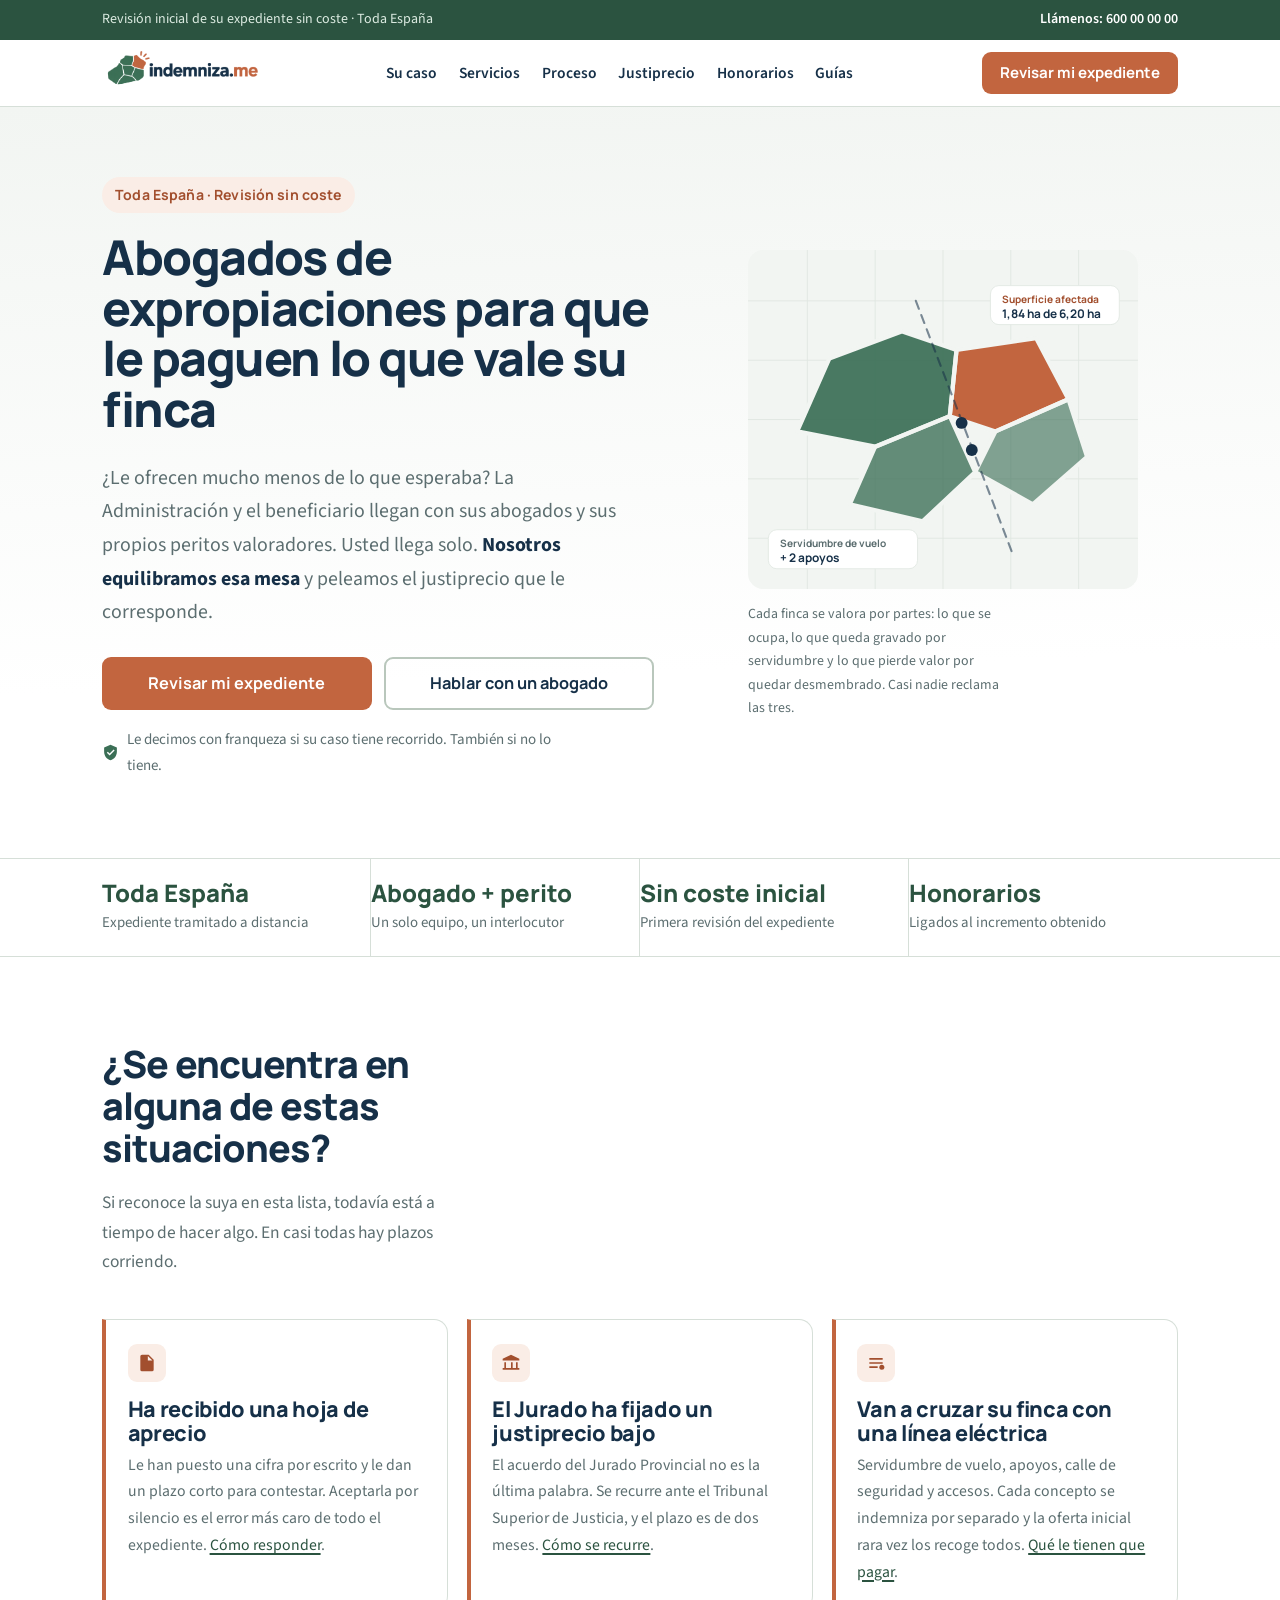
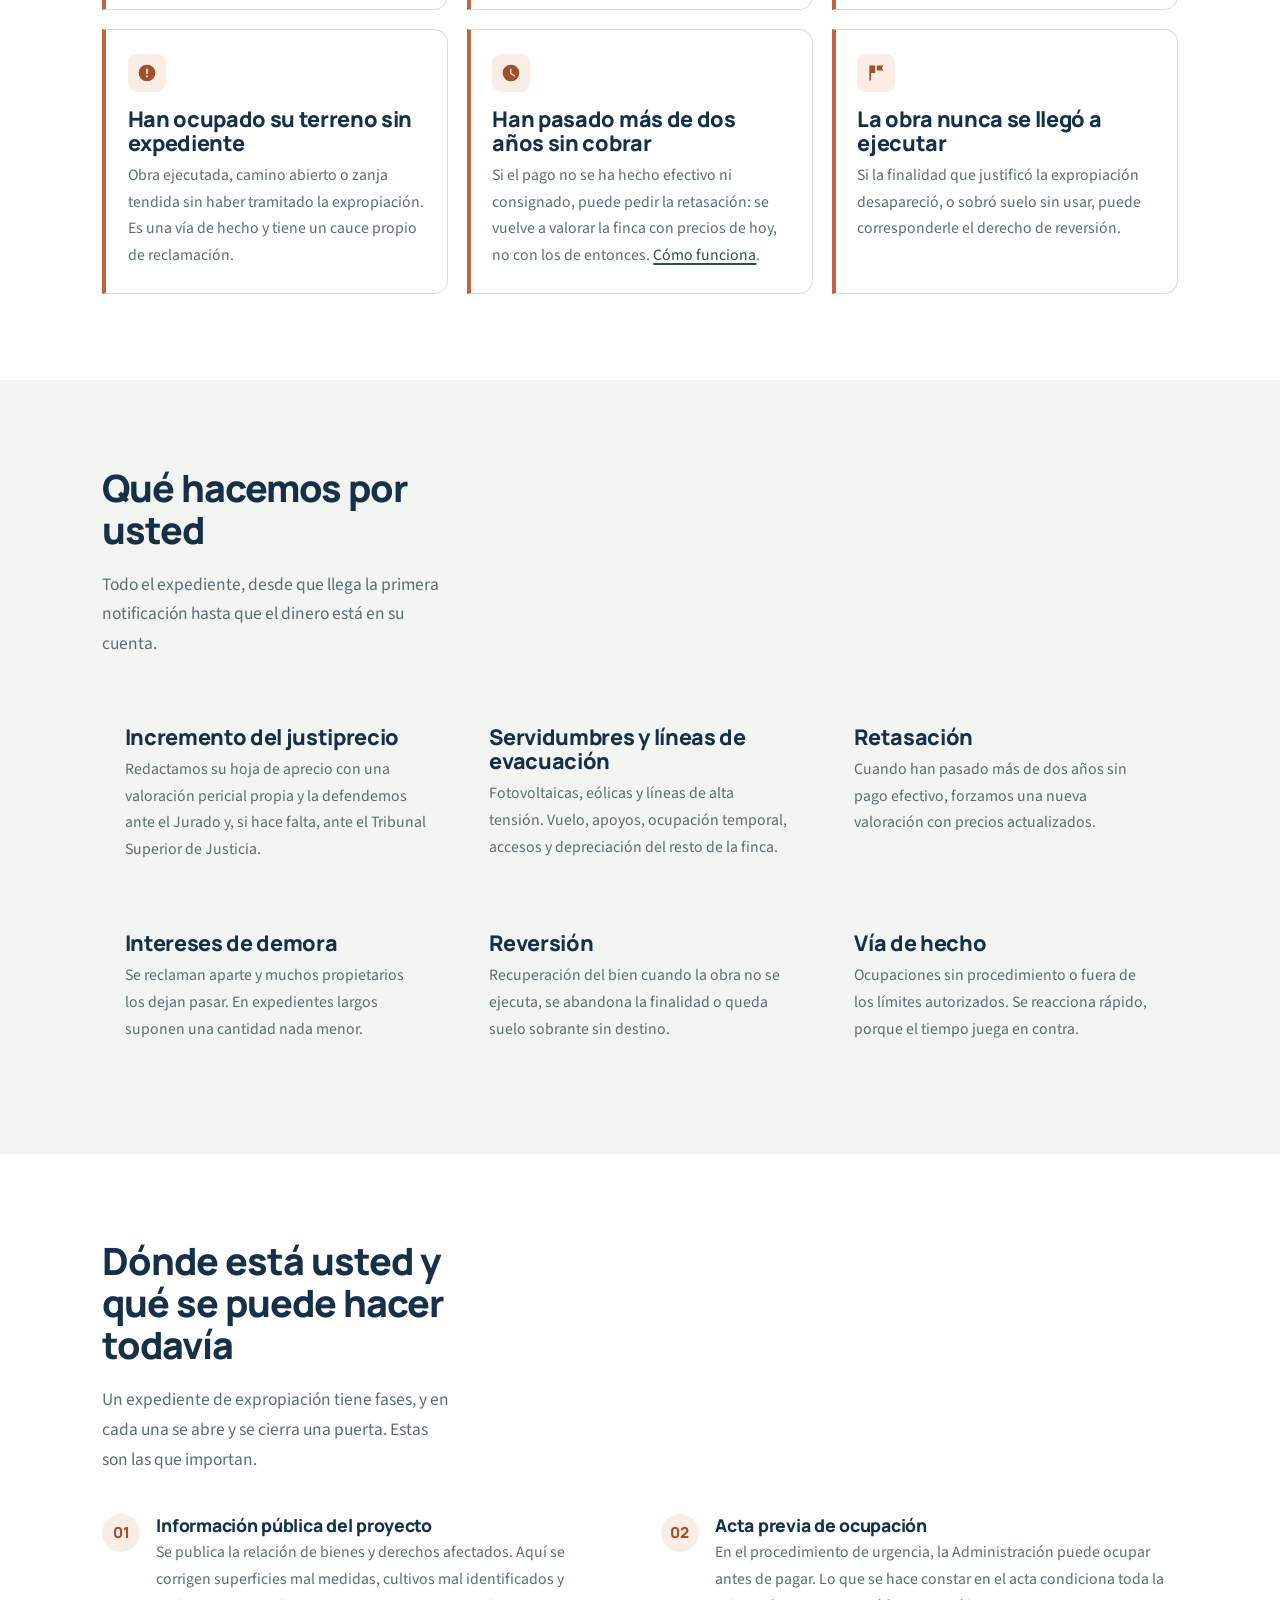
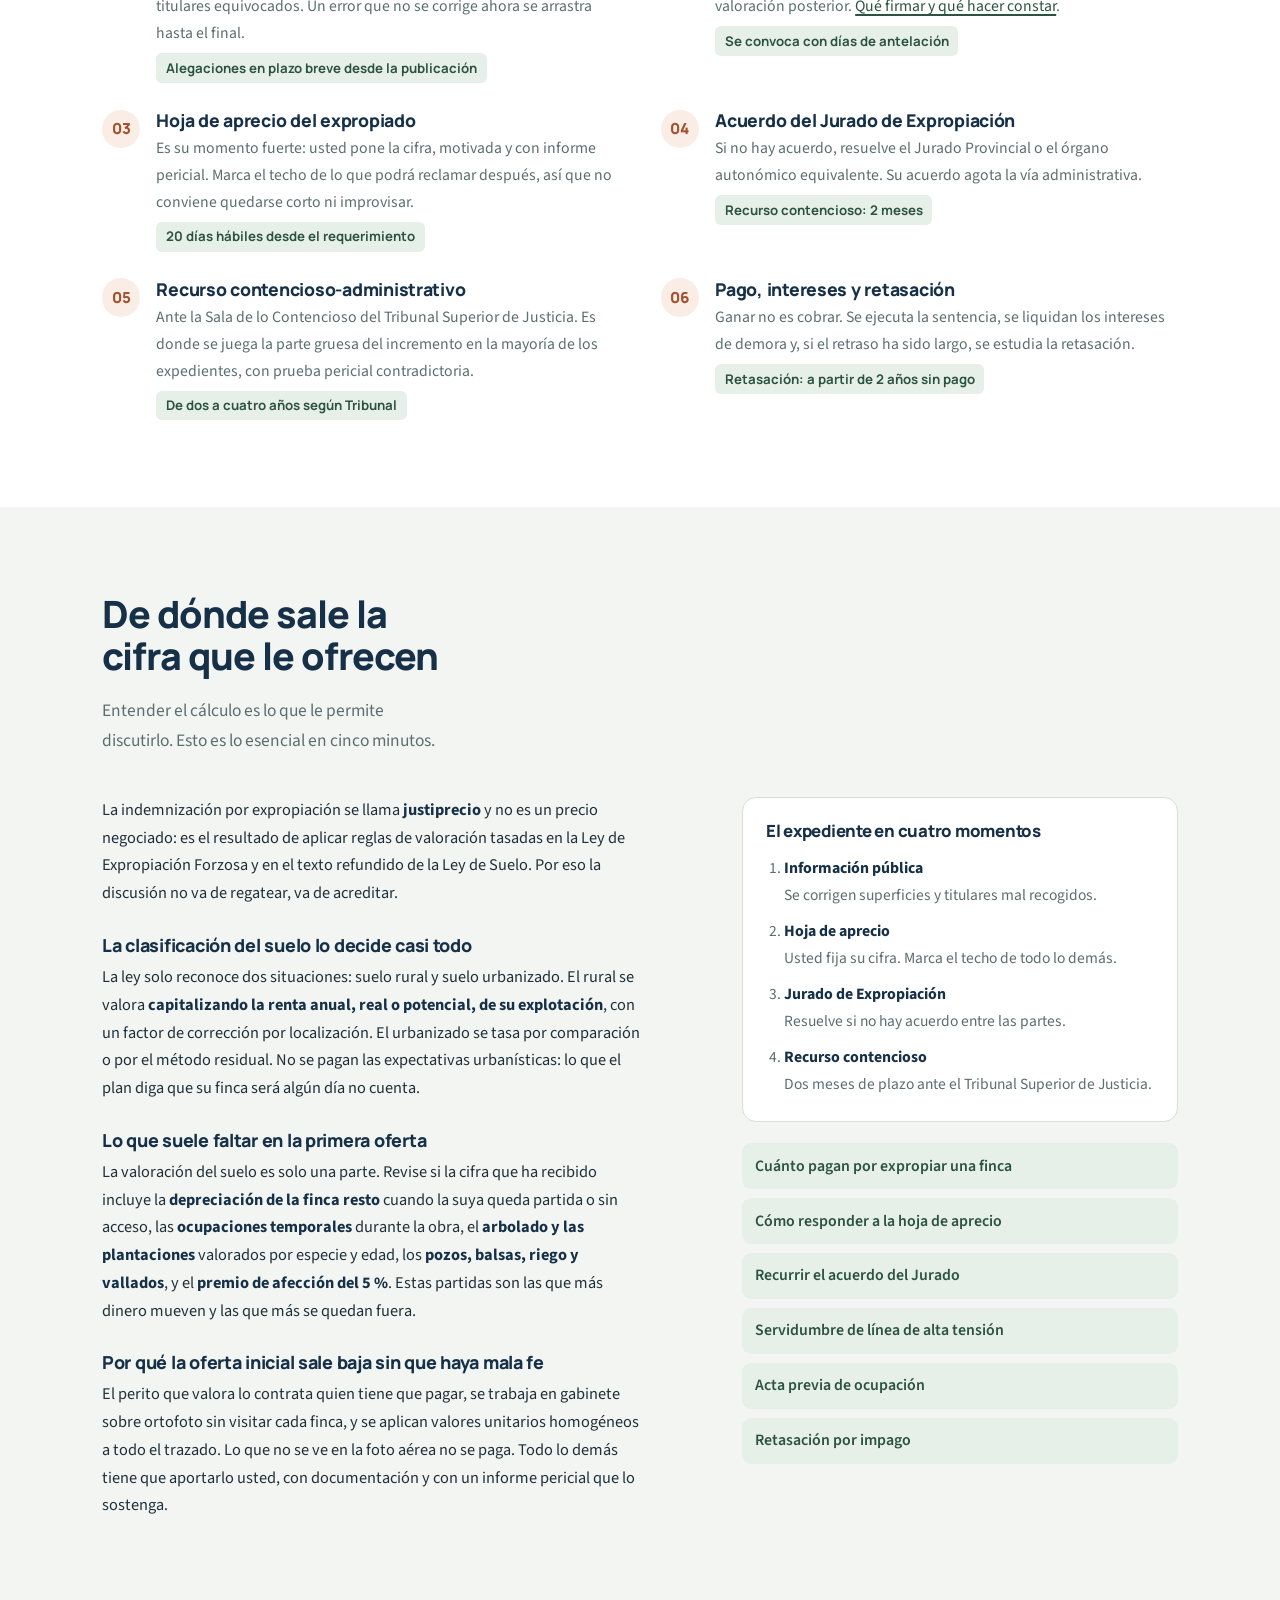
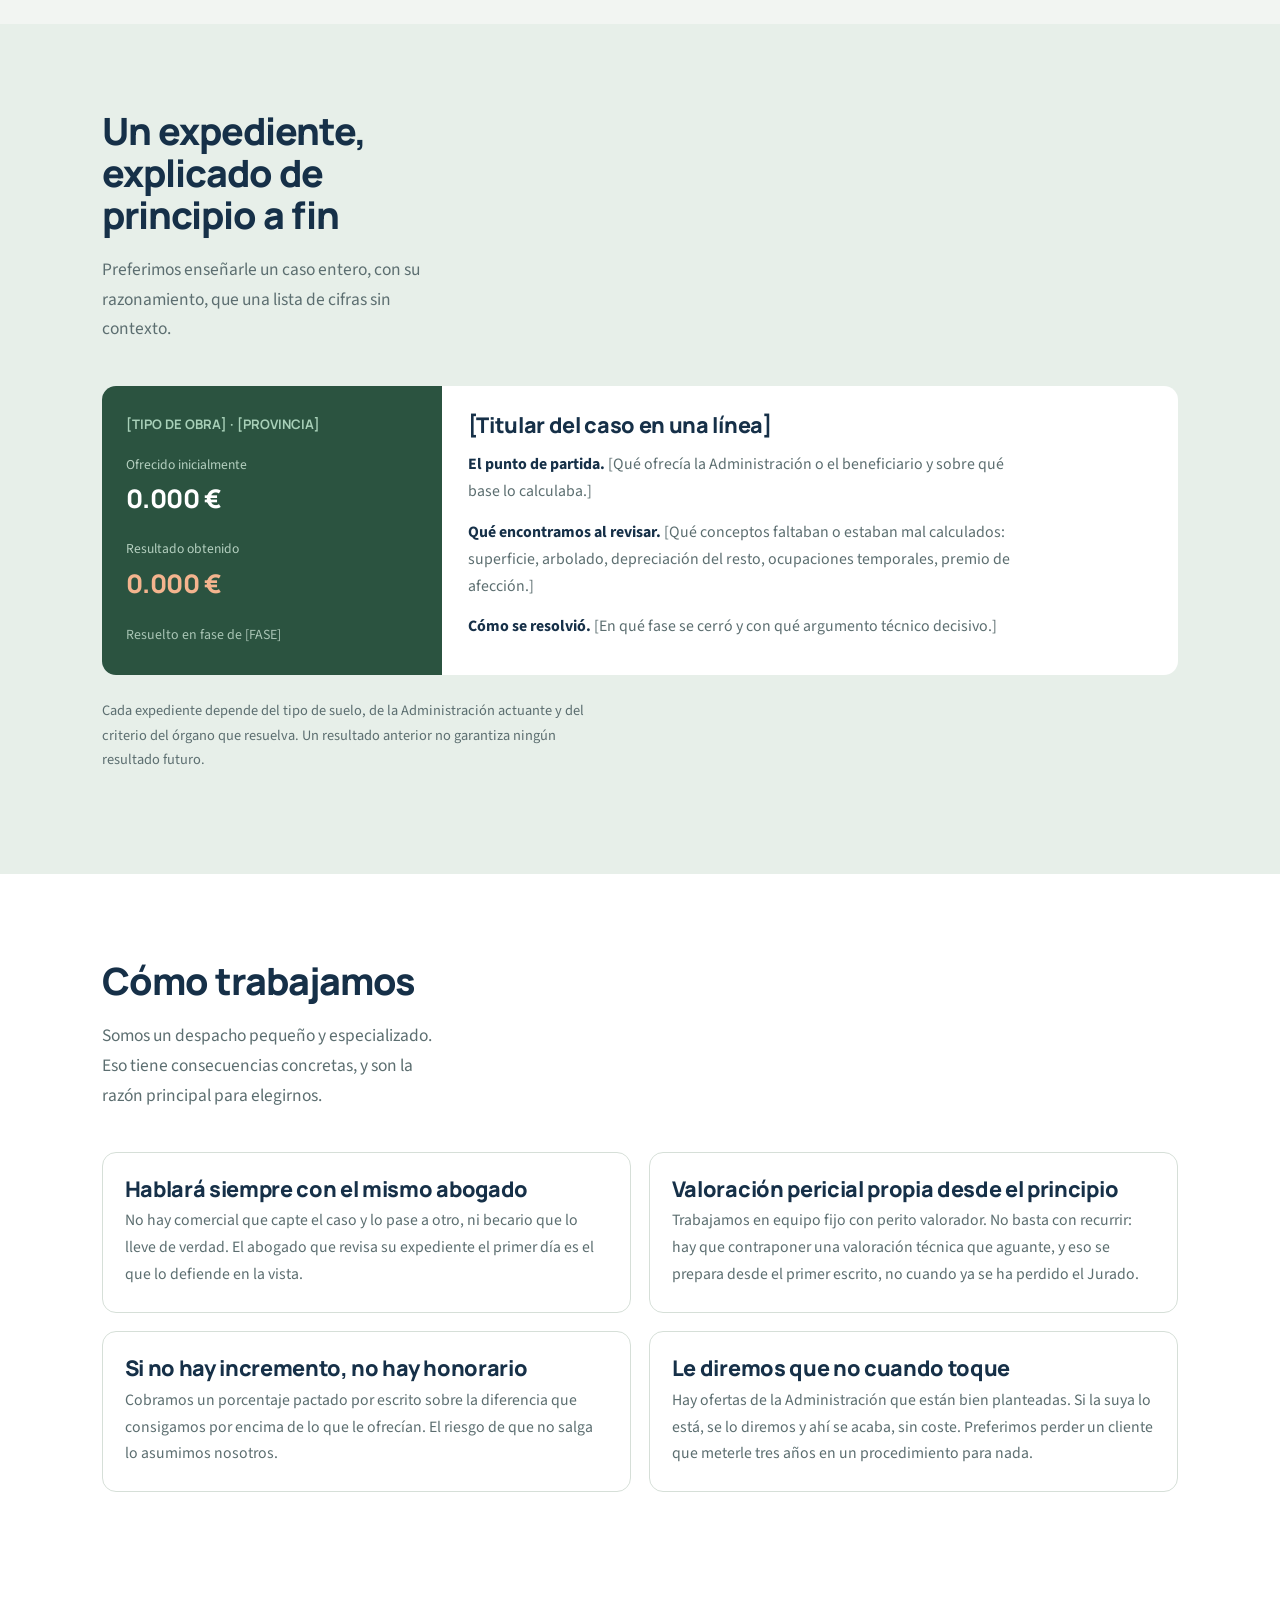
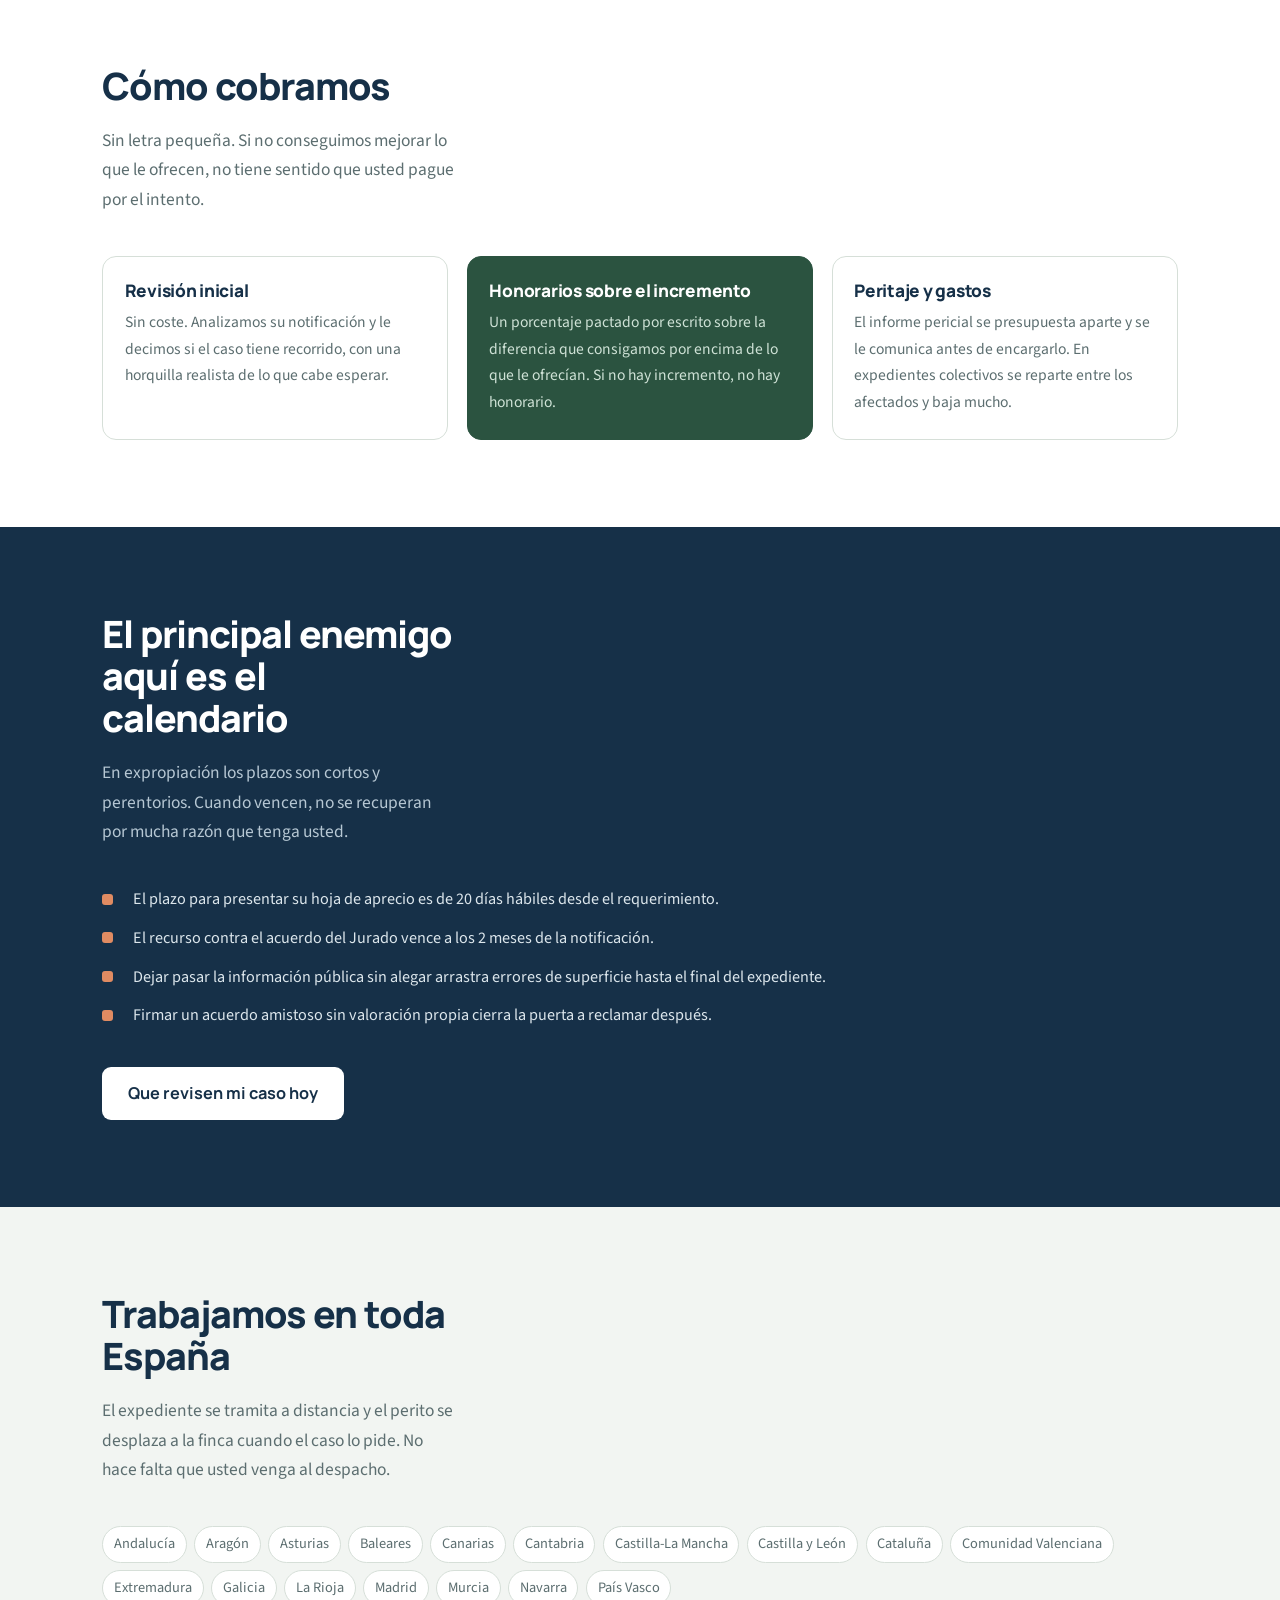
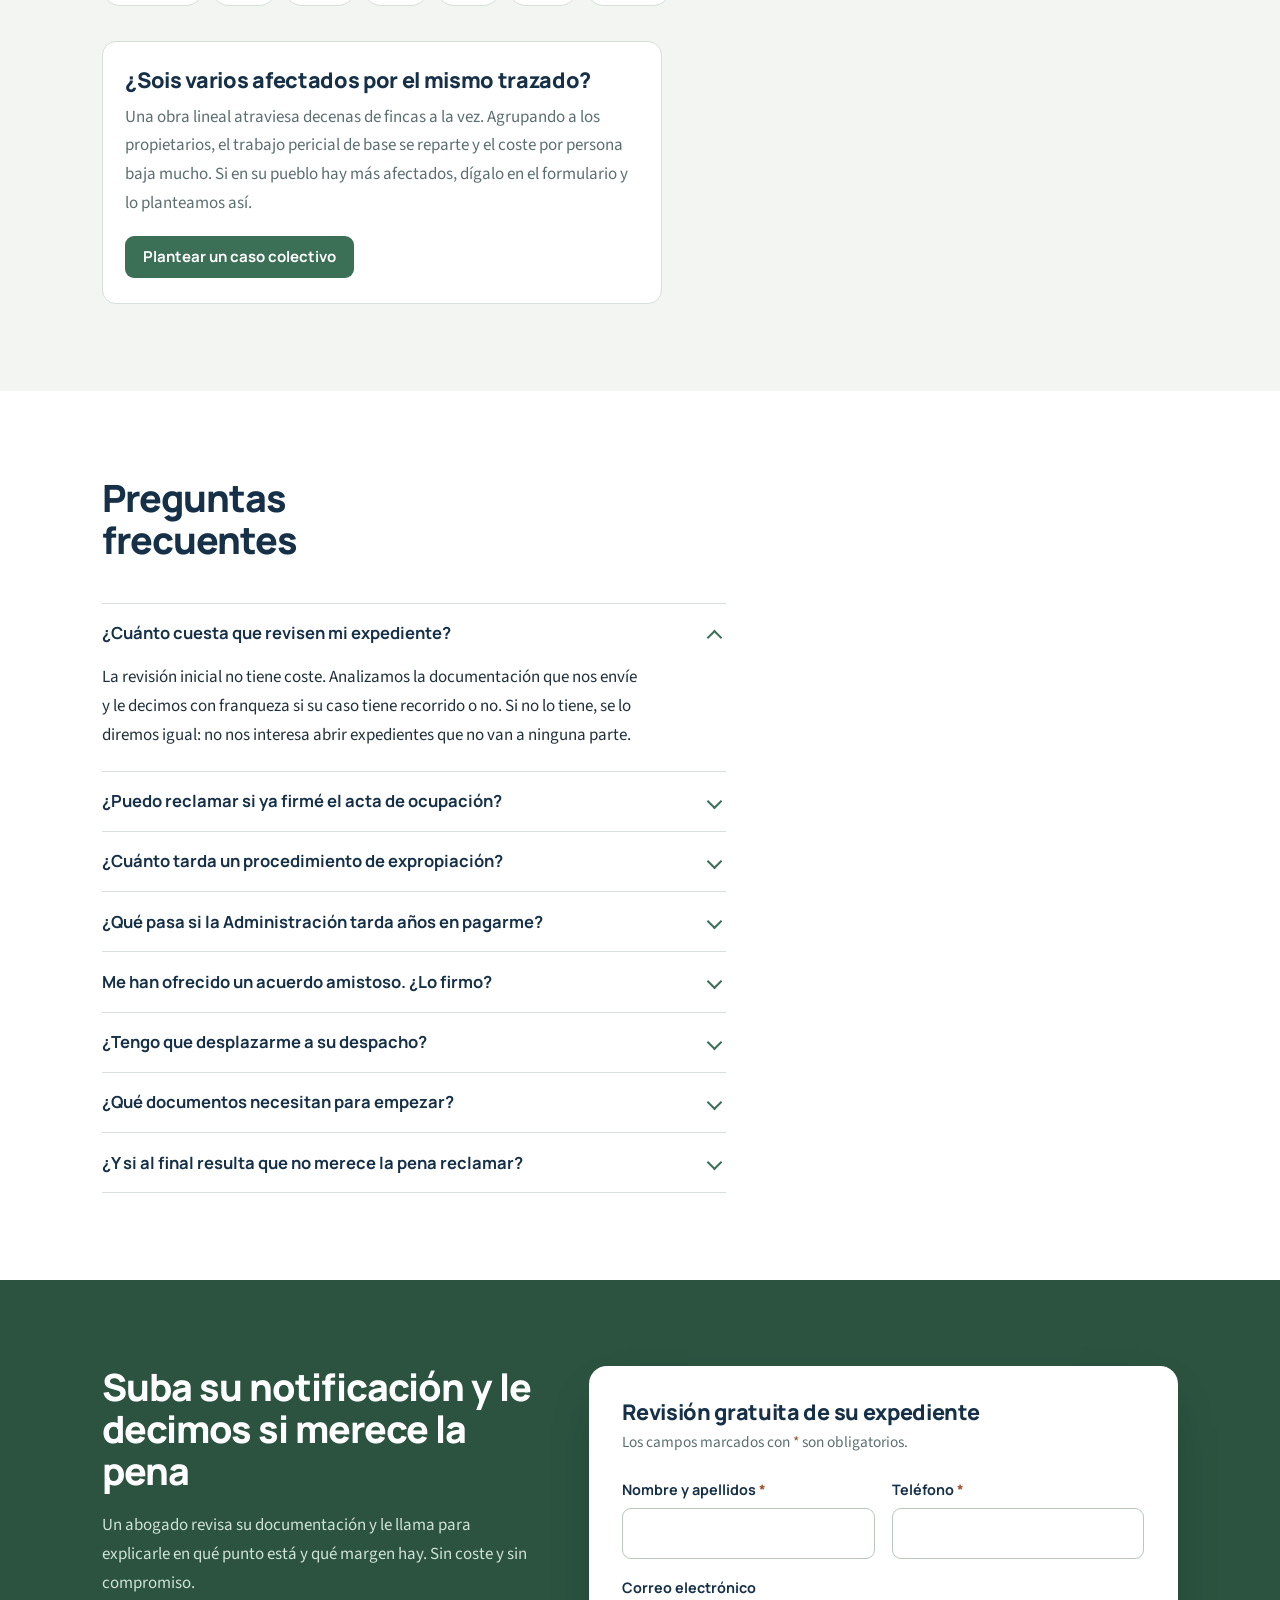
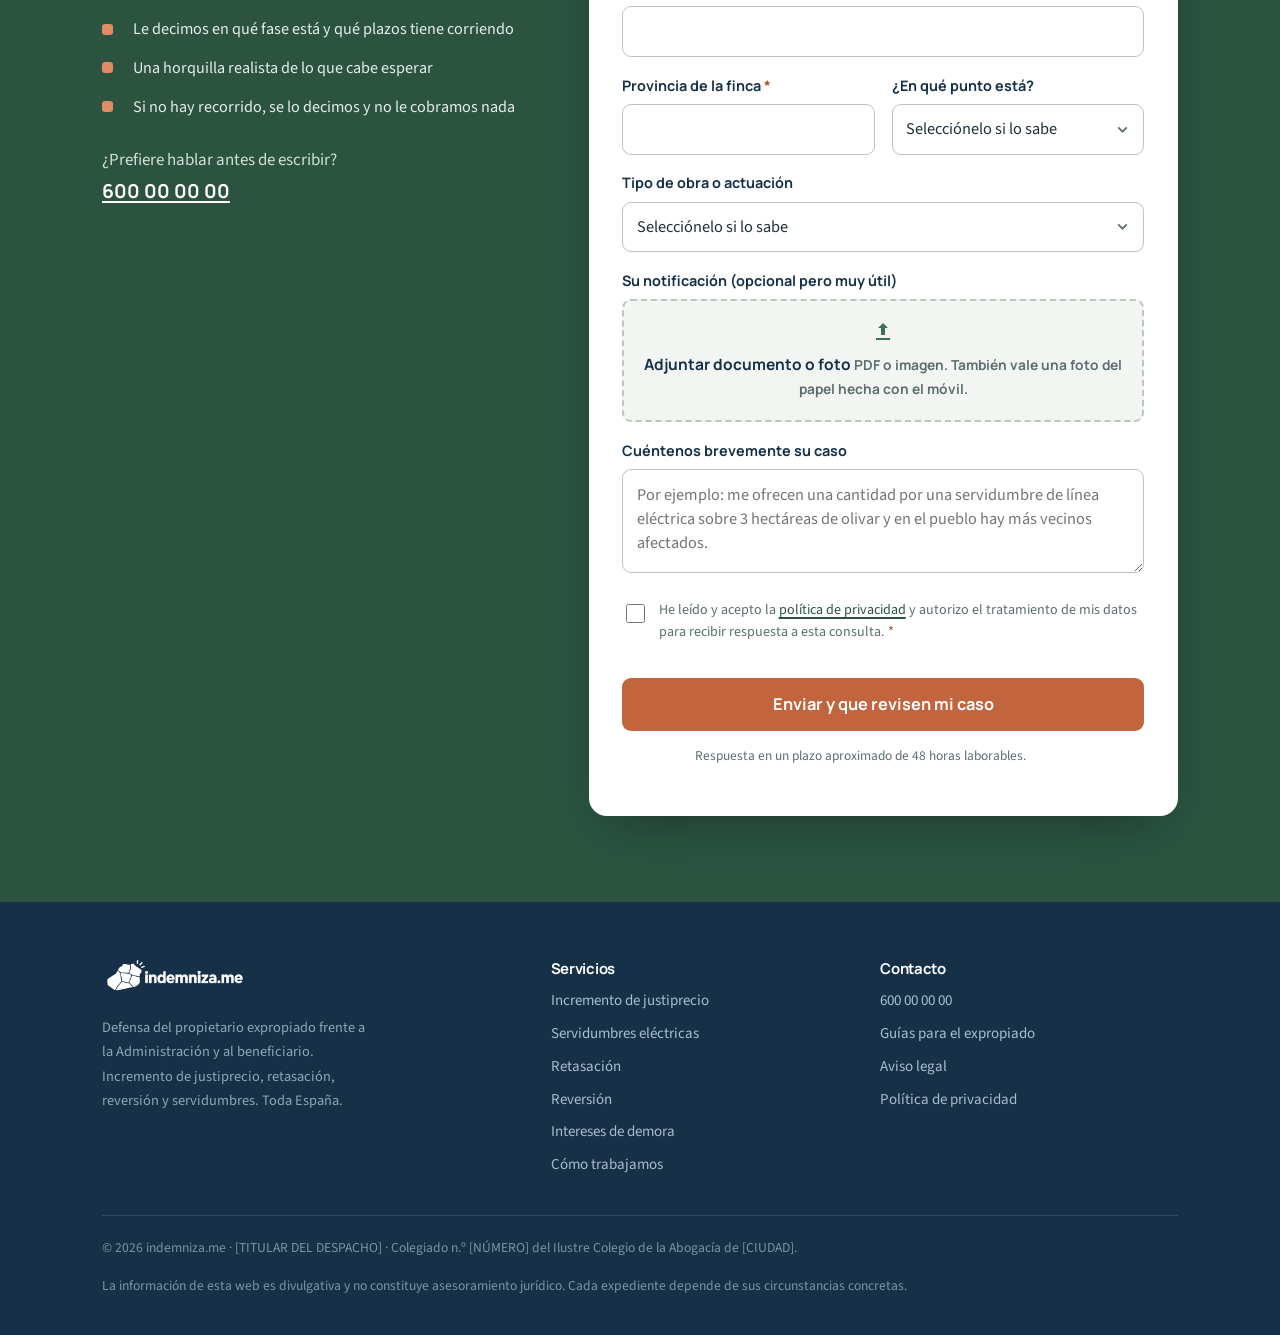
<file: index.html>
<!DOCTYPE html>
<html lang="es">
<head>
<meta charset="utf-8">
<meta name="viewport" content="width=device-width,initial-scale=1,viewport-fit=cover">
<title>Abogados de expropiaciones en toda España | Más justiprecio — indemniza.me</title>
<meta name="description" content="Abogados especializados en expropiación forzosa. Defendemos al propietario frente a la Administración y al beneficiario para incrementar el justiprecio. Revisión del expediente sin coste. Toda España.">
<link rel="canonical" href="https://indemniza.me/">
<meta name="robots" content="index,follow,max-image-preview:large">
<meta name="theme-color" content="#3B6F56">

<meta property="og:type" content="website">
<meta property="og:locale" content="es_ES">
<meta property="og:site_name" content="indemniza.me">
<meta property="og:title" content="Abogados de expropiaciones | Reclamar más justiprecio">
<meta property="og:description" content="Le han expropiado y la cifra que le ofrecen no cuadra. Revisamos su expediente sin coste y le decimos si merece la pena reclamar.">
<meta property="og:url" content="https://indemniza.me/">
<meta property="og:image" content="https://indemniza.me/assets/og.png">
<meta name="twitter:card" content="summary_large_image">

<link rel="icon" href="/assets/favicon-32.png" sizes="32x32">
<link rel="icon" href="/assets/icono-512.png" sizes="512x512">
<link rel="apple-touch-icon" href="/assets/apple-touch-icon.png">

<link rel="preconnect" href="https://fonts.googleapis.com">
<link rel="preconnect" href="https://fonts.gstatic.com" crossorigin>
<link href="https://fonts.googleapis.com/css2?family=Manrope:wght@700;800&family=Source+Sans+3:ital,wght@0,400;0,600;0,700;1,400&display=swap" rel="stylesheet">
<link rel="stylesheet" href="/assets/css/site.css">

<script type="application/ld+json">
{
  "@context":"https://schema.org",
  "@graph":[
    {
      "@type":"LegalService",
      "@id":"https://indemniza.me/#negocio",
      "name":"indemniza.me",
      "description":"Despacho especializado en la defensa del propietario expropiado: incremento de justiprecio, retasación, reversión, intereses de demora y servidumbres de paso.",
      "url":"https://indemniza.me/",
      "logo":"https://indemniza.me/assets/logo.png",
      "image":"https://indemniza.me/assets/logo.png",
      "telephone":"+34600000000",
      "priceRange":"Primera revisión sin coste",
      "areaServed":{"@type":"Country","name":"España"},
      "address":{"@type":"PostalAddress","addressCountry":"ES","addressLocality":"CIUDAD","postalCode":"00000","streetAddress":"DIRECCIÓN"},
      "knowsLanguage":["es"],
      "serviceType":["Expropiación forzosa","Justiprecio","Retasación","Reversión","Servidumbre de paso de línea eléctrica","Vía de hecho"],
      "hasOfferCatalog":{"@type":"OfferCatalog","name":"Servicios en expropiación forzosa","itemListElement":[
        {"@type":"Offer","itemOffered":{"@type":"Service","name":"Incremento del justiprecio","description":"Redacción y defensa de la hoja de aprecio del expropiado con valoración pericial propia ante el Jurado de Expropiación y el Tribunal Superior de Justicia."}},
        {"@type":"Offer","itemOffered":{"@type":"Service","name":"Servidumbres de línea eléctrica","description":"Indemnización por servidumbre de vuelo, apoyos, calle de seguridad, accesos y depreciación de la finca resto en líneas de evacuación de proyectos renovables."}},
        {"@type":"Offer","itemOffered":{"@type":"Service","name":"Retasación","description":"Nueva valoración del bien cuando han transcurrido más de dos años sin pago efectivo ni consignación del justiprecio."}},
        {"@type":"Offer","itemOffered":{"@type":"Service","name":"Reversión","description":"Recuperación del bien expropiado cuando la obra no se ejecuta o desaparece la finalidad que justificó la expropiación."}},
        {"@type":"Offer","itemOffered":{"@type":"Service","name":"Intereses de demora","description":"Reclamación de los intereses devengados por el retraso en la fijación y el pago del justiprecio."}}
      ]}
    },
    {
      "@type":"WebSite",
      "@id":"https://indemniza.me/#web",
      "url":"https://indemniza.me/",
      "name":"indemniza.me",
      "inLanguage":"es-ES",
      "publisher":{"@id":"https://indemniza.me/#negocio"}
    },
    {
      "@type":"FAQPage",
      "@id":"https://indemniza.me/#faq",
      "mainEntity":[
        {"@type":"Question","name":"¿Cuánto cuesta que revisen mi expediente?","acceptedAnswer":{"@type":"Answer","text":"La revisión inicial no tiene coste. Analizamos la documentación que nos envíe y le decimos con franqueza si su caso tiene recorrido o no. Si no lo tiene, se lo diremos igual."}},
        {"@type":"Question","name":"¿Puedo reclamar si ya firmé el acta de ocupación?","acceptedAnswer":{"@type":"Answer","text":"En la mayoría de los casos sí. El acta previa de ocupación documenta el estado de la finca y permite ocuparla, pero no fija el justiprecio. La discusión sobre cuánto le corresponde viene después y sigue abierta."}},
        {"@type":"Question","name":"¿Cuánto tarda un procedimiento de expropiación?","acceptedAnswer":{"@type":"Answer","text":"Depende de la fase. La vía administrativa hasta el acuerdo del Jurado suele moverse entre uno y dos años. Si hay que acudir al recurso contencioso-administrativo, añada entre dos y cuatro años más según el Tribunal Superior de Justicia."}},
        {"@type":"Question","name":"¿Qué pasa si la Administración tarda años en pagarme?","acceptedAnswer":{"@type":"Answer","text":"Genera intereses de demora, que se reclaman aparte del justiprecio. Y si transcurren más de dos años desde la valoración sin que el pago se haya hecho efectivo o consignado, puede solicitar la retasación, que obliga a valorar de nuevo el bien con los precios actuales."}},
        {"@type":"Question","name":"¿Tengo que desplazarme a su despacho?","acceptedAnswer":{"@type":"Answer","text":"No. Trabajamos en toda España y la mayoría del expediente se tramita a distancia. La visita a la finca la hace el perito valorador cuando el caso lo requiere."}},
        {"@type":"Question","name":"¿Qué documentos necesitan para empezar?","acceptedAnswer":{"@type":"Answer","text":"Con la notificación que ha recibido suele bastar para una primera valoración. Si además tiene la nota simple del registro, la referencia catastral y cualquier escrito anterior de la Administración, mejor."}}
      ]
    }
  ]
}
</script>
</head>
<body>
<a class="skip" href="#contenido">Ir al contenido</a>

<div class="aviso">
  <div class="wrap">
    <span class="aviso__b">Revisión inicial de su expediente sin coste · Toda España</span>
    <a href="tel:+34600000000">Llámenos: 600 00 00 00</a>
  </div>
</div>

<header class="hd">
  <div class="wrap hd__in">
    <a class="hd__logo" href="/" aria-label="indemniza.me, inicio">
      <img src="/assets/logo.png" alt="indemniza.me" width="177" height="50">
    </a>
    <nav class="hd__nav" aria-label="Principal">
      <a href="#situaciones">Su caso</a>
      <a href="#servicios">Servicios</a>
      <a href="#proceso">Proceso</a>
      <a href="#justiprecio">Justiprecio</a>
      <a href="#honorarios">Honorarios</a>
      <a href="/blog/">Guías</a>
    </nav>
    <a class="btn btn--pri btn--sm hd__cta" href="#revision">Revisar mi expediente</a>
  </div>
</header>

<main id="contenido">

<!-- ================= HERO ================= -->
<section class="hero">
  <div class="wrap hero__grid">
    <div>
      <span class="hero__acc">Toda España · Revisión sin coste</span>
      <h1>Abogados de expropiaciones para que le paguen lo que vale su finca</h1>
      <p class="hero__lead">¿Le ofrecen mucho menos de lo que esperaba? La Administración y el beneficiario llegan con sus abogados y sus propios peritos valoradores. Usted llega solo. <b>Nosotros equilibramos esa mesa</b> y peleamos el justiprecio que le corresponde.</p>
      <div class="hero__btns">
        <a class="btn btn--pri" href="#revision">Revisar mi expediente</a>
        <a class="btn btn--sec" href="tel:+34600000000">Hablar con un abogado</a>
      </div>
      <p class="hero__nota">
        <svg viewBox="0 0 24 24" aria-hidden="true"><path d="M12 1 3 5v6c0 5.6 3.8 10.7 9 12 5.2-1.3 9-6.4 9-12V5l-9-4zm-1.2 15.2-4-4 1.4-1.4 2.6 2.6 5.6-5.6 1.4 1.4-7 7z"/></svg>
        Le decimos con franqueza si su caso tiene recorrido. También si no lo tiene.
      </p>
    </div>

    <figure class="hero__fig">
      <svg viewBox="0 0 460 400" role="img" aria-labelledby="ht hd2" style="width:100%">
        <title id="ht">Plano de una finca con la superficie afectada por la expropiación</title>
        <desc id="hd2">Representación de una parcela dividida en lotes, con la porción afectada por el trazado destacada en color terracota y una línea de infraestructura cruzándola.</desc>
        <rect x="0" y="0" width="460" height="400" rx="18" fill="#F2F5F2"/>
        <g stroke="#DFE7E1" stroke-width="1">
          <path d="M0 60h460M0 130h460M0 200h460M0 270h460M0 340h460M70 0v400M150 0v400M230 0v400M310 0v400M390 0v400"/>
        </g>
        <path d="M58 214 L96 128 L182 96 L246 118 L238 196 L150 232 Z" fill="#3B6F56" opacity=".92"/>
        <path d="M150 232 L238 196 L268 262 L206 320 L120 300 Z" fill="#3B6F56" opacity=".78"/>
        <path d="M246 118 L340 104 L378 176 L292 214 L238 196 Z" fill="#C2653F"/>
        <path d="M268 262 L292 214 L378 176 L400 244 L336 300 Z" fill="#3B6F56" opacity=".62"/>
        <g fill="none" stroke="#F2F5F2" stroke-width="5" stroke-linejoin="round">
          <path d="M58 214 L96 128 L182 96 L246 118 L238 196 L150 232 Z"/>
          <path d="M150 232 L238 196 L268 262 L206 320 L120 300 Z"/>
          <path d="M246 118 L340 104 L378 176 L292 214 L238 196 Z"/>
          <path d="M268 262 L292 214 L378 176 L400 244 L336 300 Z"/>
        </g>
        <g stroke="#163048" stroke-width="2.5" stroke-linecap="round" fill="none" opacity=".55">
          <path d="M198 60 L312 358" stroke-dasharray="10 8"/>
        </g>
        <circle cx="252" cy="204" r="7" fill="#163048"/>
        <circle cx="264" cy="236" r="7" fill="#163048"/>
        <g font-family="Manrope,sans-serif" font-size="14" font-weight="700">
          <rect x="286" y="42" width="152" height="46" rx="10" fill="#fff" stroke="#E1E8E2"/>
          <text x="300" y="62" fill="#A24F2E" font-size="12">Superficie afectada</text>
          <text x="300" y="80" fill="#163048">1,84 ha de 6,20 ha</text>
          <rect x="24" y="330" width="176" height="46" rx="10" fill="#fff" stroke="#E1E8E2"/>
          <text x="38" y="350" fill="#5C6E70" font-size="12">Servidumbre de vuelo</text>
          <text x="38" y="368" fill="#163048">+ 2 apoyos</text>
        </g>
      </svg>
      <figcaption>Cada finca se valora por partes: lo que se ocupa, lo que queda gravado por servidumbre y lo que pierde valor por quedar desmembrado. Casi nadie reclama las tres.</figcaption>
    </figure>
  </div>
</section>

<!-- ================= CONFIANZA ================= -->
<section class="conf">
  <div class="wrap conf__grid">
    <div class="conf__it"><div class="conf__k">Toda España</div><div class="conf__v">Expediente tramitado a distancia</div></div>
    <div class="conf__it"><div class="conf__k">Abogado + perito</div><div class="conf__v">Un solo equipo, un interlocutor</div></div>
    <div class="conf__it"><div class="conf__k">Sin coste inicial</div><div class="conf__v">Primera revisión del expediente</div></div>
    <div class="conf__it"><div class="conf__k">Honorarios</div><div class="conf__v">Ligados al incremento obtenido</div></div>
  </div>
</section>

<!-- ================= SITUACIONES ================= -->
<section class="sec" id="situaciones">
  <div class="wrap">
    <div class="sec__head">
      <h2>¿Se encuentra en alguna de estas situaciones?</h2>
      <p>Si reconoce la suya en esta lista, todavía está a tiempo de hacer algo. En casi todas hay plazos corriendo.</p>
    </div>
    <div class="grid grid--3">

      <article class="card card--alerta">
        <div class="card__ico"><svg viewBox="0 0 24 24" aria-hidden="true"><path d="M14 2H6a2 2 0 0 0-2 2v16a2 2 0 0 0 2 2h12a2 2 0 0 0 2-2V8l-6-6zm-1 7V3.5L18.5 9H13z"/></svg></div>
        <h3>Ha recibido una hoja de aprecio</h3>
        <p>Le han puesto una cifra por escrito y le dan un plazo corto para contestar. Aceptarla por silencio es el error más caro de todo el expediente. <a href="/blog/hoja-de-aprecio-expropiacion/">Cómo responder</a>.</p>
      </article>

      <article class="card card--alerta">
        <div class="card__ico"><svg viewBox="0 0 24 24" aria-hidden="true"><path d="M12 2 2 7v2h20V7L12 2zM4 11v7H2v2h20v-2h-2v-7h-2v7h-4v-7h-2v7H6v-7H4z"/></svg></div>
        <h3>El Jurado ha fijado un justiprecio bajo</h3>
        <p>El acuerdo del Jurado Provincial no es la última palabra. Se recurre ante el Tribunal Superior de Justicia, y el plazo es de dos meses. <a href="/blog/recurrir-acuerdo-jurado-expropiacion/">Cómo se recurre</a>.</p>
      </article>

      <article class="card card--alerta">
        <div class="card__ico"><svg viewBox="0 0 24 24" aria-hidden="true"><path d="M4 6h16v2H4zm0 5h16v2H4zm0 5h10v2H4z"/><circle cx="19" cy="17" r="3"/></svg></div>
        <h3>Van a cruzar su finca con una línea eléctrica</h3>
        <p>Servidumbre de vuelo, apoyos, calle de seguridad y accesos. Cada concepto se indemniza por separado y la oferta inicial rara vez los recoge todos. <a href="/blog/servidumbre-linea-alta-tension-indemnizacion/">Qué le tienen que pagar</a>.</p>
      </article>

      <article class="card card--alerta">
        <div class="card__ico"><svg viewBox="0 0 24 24" aria-hidden="true"><path d="M12 2a10 10 0 1 0 0 20 10 10 0 0 0 0-20zm1 15h-2v-2h2v2zm0-4h-2V7h2v6z"/></svg></div>
        <h3>Han ocupado su terreno sin expediente</h3>
        <p>Obra ejecutada, camino abierto o zanja tendida sin haber tramitado la expropiación. Es una vía de hecho y tiene un cauce propio de reclamación.</p>
      </article>

      <article class="card card--alerta">
        <div class="card__ico"><svg viewBox="0 0 24 24" aria-hidden="true"><path d="M12 2a10 10 0 1 0 0 20 10 10 0 0 0 0-20zm4.2 14.2L11 13V7h1.5v5.2l4.5 2.7-.8 1.3z"/></svg></div>
        <h3>Han pasado más de dos años sin cobrar</h3>
        <p>Si el pago no se ha hecho efectivo ni consignado, puede pedir la retasación: se vuelve a valorar la finca con precios de hoy, no con los de entonces. <a href="/blog/retasacion-expropiacion/">Cómo funciona</a>.</p>
      </article>

      <article class="card card--alerta">
        <div class="card__ico"><svg viewBox="0 0 24 24" aria-hidden="true"><path d="M13 3v6h8l-2-3 2-3h-8zM4 21h2v-9h5V3H4v18z"/></svg></div>
        <h3>La obra nunca se llegó a ejecutar</h3>
        <p>Si la finalidad que justificó la expropiación desapareció, o sobró suelo sin usar, puede corresponderle el derecho de reversión.</p>
      </article>

    </div>
  </div>
</section>

<!-- ================= SERVICIOS ================= -->
<section class="sec sec--papel" id="servicios">
  <div class="wrap">
    <div class="sec__head">
      <h2>Qué hacemos por usted</h2>
      <p>Todo el expediente, desde que llega la primera notificación hasta que el dinero está en su cuenta.</p>
    </div>
    <div class="grid grid--3">
      <article class="card card--serv">
        <h3>Incremento del justiprecio</h3>
        <p>Redactamos su hoja de aprecio con una valoración pericial propia y la defendemos ante el Jurado y, si hace falta, ante el Tribunal Superior de Justicia.</p>
      </article>
      <article class="card card--serv">
        <h3>Servidumbres y líneas de evacuación</h3>
        <p>Fotovoltaicas, eólicas y líneas de alta tensión. Vuelo, apoyos, ocupación temporal, accesos y depreciación del resto de la finca.</p>
      </article>
      <article class="card card--serv">
        <h3>Retasación</h3>
        <p>Cuando han pasado más de dos años sin pago efectivo, forzamos una nueva valoración con precios actualizados.</p>
      </article>
      <article class="card card--serv">
        <h3>Intereses de demora</h3>
        <p>Se reclaman aparte y muchos propietarios los dejan pasar. En expedientes largos suponen una cantidad nada menor.</p>
      </article>
      <article class="card card--serv">
        <h3>Reversión</h3>
        <p>Recuperación del bien cuando la obra no se ejecuta, se abandona la finalidad o queda suelo sobrante sin destino.</p>
      </article>
      <article class="card card--serv">
        <h3>Vía de hecho</h3>
        <p>Ocupaciones sin procedimiento o fuera de los límites autorizados. Se reacciona rápido, porque el tiempo juega en contra.</p>
      </article>
    </div>
  </div>
</section>

<!-- ================= PROCESO ================= -->
<section class="sec" id="proceso">
  <div class="wrap">
    <div class="sec__head">
      <h2>Dónde está usted y qué se puede hacer todavía</h2>
      <p>Un expediente de expropiación tiene fases, y en cada una se abre y se cierra una puerta. Estas son las que importan.</p>
    </div>
    <ol class="pasos">
      <li class="paso">
        <h3>Información pública del proyecto</h3>
        <p>Se publica la relación de bienes y derechos afectados. Aquí se corrigen superficies mal medidas, cultivos mal identificados y titulares equivocados. Un error que no se corrige ahora se arrastra hasta el final.</p>
        <span class="paso__pz">Alegaciones en plazo breve desde la publicación</span>
      </li>
      <li class="paso">
        <h3>Acta previa de ocupación</h3>
        <p>En el procedimiento de urgencia, la Administración puede ocupar antes de pagar. Lo que se hace constar en el acta condiciona toda la valoración posterior. <a href="/blog/acta-previa-ocupacion/">Qué firmar y qué hacer constar</a>.</p>
        <span class="paso__pz">Se convoca con días de antelación</span>
      </li>
      <li class="paso">
        <h3>Hoja de aprecio del expropiado</h3>
        <p>Es su momento fuerte: usted pone la cifra, motivada y con informe pericial. Marca el techo de lo que podrá reclamar después, así que no conviene quedarse corto ni improvisar.</p>
        <span class="paso__pz">20 días hábiles desde el requerimiento</span>
      </li>
      <li class="paso">
        <h3>Acuerdo del Jurado de Expropiación</h3>
        <p>Si no hay acuerdo, resuelve el Jurado Provincial o el órgano autonómico equivalente. Su acuerdo agota la vía administrativa.</p>
        <span class="paso__pz">Recurso contencioso: 2 meses</span>
      </li>
      <li class="paso">
        <h3>Recurso contencioso-administrativo</h3>
        <p>Ante la Sala de lo Contencioso del Tribunal Superior de Justicia. Es donde se juega la parte gruesa del incremento en la mayoría de los expedientes, con prueba pericial contradictoria.</p>
        <span class="paso__pz">De dos a cuatro años según Tribunal</span>
      </li>
      <li class="paso">
        <h3>Pago, intereses y retasación</h3>
        <p>Ganar no es cobrar. Se ejecuta la sentencia, se liquidan los intereses de demora y, si el retraso ha sido largo, se estudia la retasación.</p>
        <span class="paso__pz">Retasación: a partir de 2 años sin pago</span>
      </li>
    </ol>
  </div>
</section>

<!-- ================= CONTENIDO / SEO ================= -->
<section class="sec sec--papel" id="justiprecio">
  <div class="wrap">
    <div class="sec__head">
      <h2>De dónde sale la cifra que le ofrecen</h2>
      <p>Entender el cálculo es lo que le permite discutirlo. Esto es lo esencial en cinco minutos.</p>
    </div>
    <div class="expl">
      <div class="expl__txt">
        <p>La indemnización por expropiación se llama <strong>justiprecio</strong> y no es un precio negociado: es el resultado de aplicar reglas de valoración tasadas en la Ley de Expropiación Forzosa y en el texto refundido de la Ley de Suelo. Por eso la discusión no va de regatear, va de acreditar.</p>

        <h3>La clasificación del suelo lo decide casi todo</h3>
        <p>La ley solo reconoce dos situaciones: suelo rural y suelo urbanizado. El rural se valora <strong>capitalizando la renta anual, real o potencial, de su explotación</strong>, con un factor de corrección por localización. El urbanizado se tasa por comparación o por el método residual. No se pagan las expectativas urbanísticas: lo que el plan diga que su finca será algún día no cuenta.</p>

        <h3>Lo que suele faltar en la primera oferta</h3>
        <p>La valoración del suelo es solo una parte. Revise si la cifra que ha recibido incluye la <strong>depreciación de la finca resto</strong> cuando la suya queda partida o sin acceso, las <strong>ocupaciones temporales</strong> durante la obra, el <strong>arbolado y las plantaciones</strong> valorados por especie y edad, los <strong>pozos, balsas, riego y vallados</strong>, y el <strong>premio de afección del 5 %</strong>. Estas partidas son las que más dinero mueven y las que más se quedan fuera.</p>

        <h3>Por qué la oferta inicial sale baja sin que haya mala fe</h3>
        <p>El perito que valora lo contrata quien tiene que pagar, se trabaja en gabinete sobre ortofoto sin visitar cada finca, y se aplican valores unitarios homogéneos a todo el trazado. Lo que no se ve en la foto aérea no se paga. Todo lo demás tiene que aportarlo usted, con documentación y con un informe pericial que lo sostenga.</p>
      </div>

      <div>
        <div class="expl__lista">
          <h3>El expediente en cuatro momentos</h3>
          <ol>
            <li><strong>Información pública</strong>Se corrigen superficies y titulares mal recogidos.</li>
            <li><strong>Hoja de aprecio</strong>Usted fija su cifra. Marca el techo de todo lo demás.</li>
            <li><strong>Jurado de Expropiación</strong>Resuelve si no hay acuerdo entre las partes.</li>
            <li><strong>Recurso contencioso</strong>Dos meses de plazo ante el Tribunal Superior de Justicia.</li>
          </ol>
        </div>
        <ul class="guias-in">
          <li><a href="/blog/cuanto-pagan-por-expropiar-una-finca/">Cuánto pagan por expropiar una finca</a></li>
          <li><a href="/blog/hoja-de-aprecio-expropiacion/">Cómo responder a la hoja de aprecio</a></li>
          <li><a href="/blog/recurrir-acuerdo-jurado-expropiacion/">Recurrir el acuerdo del Jurado</a></li>
          <li><a href="/blog/servidumbre-linea-alta-tension-indemnizacion/">Servidumbre de línea de alta tensión</a></li>
          <li><a href="/blog/acta-previa-ocupacion/">Acta previa de ocupación</a></li>
          <li><a href="/blog/retasacion-expropiacion/">Retasación por impago</a></li>
        </ul>
      </div>
    </div>
  </div>
</section>

<!-- ================= CASO ================= -->
<section class="sec sec--verde" id="casos">
  <div class="wrap">
    <div class="sec__head">
      <h2>Un expediente, explicado de principio a fin</h2>
      <p>Preferimos enseñarle un caso entero, con su razonamiento, que una lista de cifras sin contexto.</p>
    </div>

    <!-- ############################################################
         SUSTITUIR POR SU CASO REAL ANTES DE PUBLICAR.
         Las cifras y los textos entre corchetes son marcadores.
         Si todavía no puede documentar ninguno, borre esta sección
         entera: la página funciona sin ella.
         ############################################################ -->
    <article class="uno">
      <div class="uno__num">
        <div class="caso__tipo">[TIPO DE OBRA] · [PROVINCIA]</div>
        <div class="uno__par">
          <div class="caso__c"><span>Ofrecido inicialmente</span><b>0.000 €</b></div>
          <div class="caso__c caso__c--fin"><span>Resultado obtenido</span><b>0.000 €</b></div>
        </div>
        <p class="uno__pie">Resuelto en fase de [FASE]</p>
      </div>
      <div class="uno__txt">
        <h3>[Titular del caso en una línea]</h3>
        <p><strong>El punto de partida.</strong> [Qué ofrecía la Administración o el beneficiario y sobre qué base lo calculaba.]</p>
        <p><strong>Qué encontramos al revisar.</strong> [Qué conceptos faltaban o estaban mal calculados: superficie, arbolado, depreciación del resto, ocupaciones temporales, premio de afección.]</p>
        <p><strong>Cómo se resolvió.</strong> [En qué fase se cerró y con qué argumento técnico decisivo.]</p>
      </div>
    </article>

    <p class="nota-legal">Cada expediente depende del tipo de suelo, de la Administración actuante y del criterio del órgano que resuelva. Un resultado anterior no garantiza ningún resultado futuro.</p>
  </div>
</section>

<!-- ================= POR QUÉ NOSOTROS ================= -->
<section class="sec" id="como-trabajamos">
  <div class="wrap">
    <div class="sec__head">
      <h2>Cómo trabajamos</h2>
      <p>Somos un despacho pequeño y especializado. Eso tiene consecuencias concretas, y son la razón principal para elegirnos.</p>
    </div>
    <div class="grid grid--2">
      <article class="card">
        <h3>Hablará siempre con el mismo abogado</h3>
        <p>No hay comercial que capte el caso y lo pase a otro, ni becario que lo lleve de verdad. El abogado que revisa su expediente el primer día es el que lo defiende en la vista.</p>
      </article>
      <article class="card">
        <h3>Valoración pericial propia desde el principio</h3>
        <p>Trabajamos en equipo fijo con perito valorador. No basta con recurrir: hay que contraponer una valoración técnica que aguante, y eso se prepara desde el primer escrito, no cuando ya se ha perdido el Jurado.</p>
      </article>
      <article class="card">
        <h3>Si no hay incremento, no hay honorario</h3>
        <p>Cobramos un porcentaje pactado por escrito sobre la diferencia que consigamos por encima de lo que le ofrecían. El riesgo de que no salga lo asumimos nosotros.</p>
      </article>
      <article class="card">
        <h3>Le diremos que no cuando toque</h3>
        <p>Hay ofertas de la Administración que están bien planteadas. Si la suya lo está, se lo diremos y ahí se acaba, sin coste. Preferimos perder un cliente que meterle tres años en un procedimiento para nada.</p>
      </article>
    </div>
  </div>
</section>

<!-- ================= HONORARIOS ================= -->
<section class="sec" id="honorarios">
  <div class="wrap">
    <div class="sec__head">
      <h2>Cómo cobramos</h2>
      <p>Sin letra pequeña. Si no conseguimos mejorar lo que le ofrecen, no tiene sentido que usted pague por el intento.</p>
    </div>
    <div class="hon">
      <div class="hon__it">
        <h3>Revisión inicial</h3>
        <p>Sin coste. Analizamos su notificación y le decimos si el caso tiene recorrido, con una horquilla realista de lo que cabe esperar.</p>
      </div>
      <div class="hon__it hon__it--dest">
        <h3>Honorarios sobre el incremento</h3>
        <p>Un porcentaje pactado por escrito sobre la diferencia que consigamos por encima de lo que le ofrecían. Si no hay incremento, no hay honorario.</p>
      </div>
      <div class="hon__it">
        <h3>Peritaje y gastos</h3>
        <p>El informe pericial se presupuesta aparte y se le comunica antes de encargarlo. En expedientes colectivos se reparte entre los afectados y baja mucho.</p>
      </div>
    </div>
  </div>
</section>

<!-- ================= URGENCIA ================= -->
<section class="sec sec--ink">
  <div class="wrap" style="display:grid;gap:2.4rem">
    <div class="sec__head" style="margin-bottom:0">
      <h2>El principal enemigo aquí es el calendario</h2>
      <p>En expropiación los plazos son cortos y perentorios. Cuando vencen, no se recuperan por mucha razón que tenga usted.</p>
    </div>
    <ul class="chk">
      <li>El plazo para presentar su hoja de aprecio es de 20 días hábiles desde el requerimiento.</li>
      <li>El recurso contra el acuerdo del Jurado vence a los 2 meses de la notificación.</li>
      <li>Dejar pasar la información pública sin alegar arrastra errores de superficie hasta el final del expediente.</li>
      <li>Firmar un acuerdo amistoso sin valoración propia cierra la puerta a reclamar después.</li>
    </ul>
    <div>
      <a class="btn btn--claro" href="#revision">Que revisen mi caso hoy</a>
    </div>
  </div>
</section>

<!-- ================= COBERTURA ================= -->
<section class="sec sec--papel">
  <div class="wrap">
    <div class="sec__head">
      <h2>Trabajamos en toda España</h2>
      <p>El expediente se tramita a distancia y el perito se desplaza a la finca cuando el caso lo pide. No hace falta que usted venga al despacho.</p>
    </div>
    <div class="prov">
      <span>Andalucía</span><span>Aragón</span><span>Asturias</span><span>Baleares</span><span>Canarias</span><span>Cantabria</span><span>Castilla-La Mancha</span><span>Castilla y León</span><span>Cataluña</span><span>Comunidad Valenciana</span><span>Extremadura</span><span>Galicia</span><span>La Rioja</span><span>Madrid</span><span>Murcia</span><span>Navarra</span><span>País Vasco</span>
    </div>
    <div style="margin-top:2.2rem;background:#fff;border:1px solid var(--linea);border-radius:var(--radio);padding:1.6rem 1.4rem;max-width:70ch">
      <h3>¿Sois varios afectados por el mismo trazado?</h3>
      <p style="color:var(--texto-suave)">Una obra lineal atraviesa decenas de fincas a la vez. Agrupando a los propietarios, el trabajo pericial de base se reparte y el coste por persona baja mucho. Si en su pueblo hay más afectados, dígalo en el formulario y lo planteamos así.</p>
      <a class="btn btn--verde btn--sm" href="#revision">Plantear un caso colectivo</a>
    </div>
  </div>
</section>

<!-- ================= FAQ ================= -->
<section class="sec" id="faq">
  <div class="wrap">
    <div class="sec__head"><h2>Preguntas frecuentes</h2></div>
    <div class="faq">
      <details open>
        <summary>¿Cuánto cuesta que revisen mi expediente?</summary>
        <div class="faq__c"><p>La revisión inicial no tiene coste. Analizamos la documentación que nos envíe y le decimos con franqueza si su caso tiene recorrido o no. Si no lo tiene, se lo diremos igual: no nos interesa abrir expedientes que no van a ninguna parte.</p></div>
      </details>
      <details>
        <summary>¿Puedo reclamar si ya firmé el acta de ocupación?</summary>
        <div class="faq__c"><p>En la mayoría de los casos sí. El acta previa de ocupación documenta el estado de la finca y permite ocuparla, pero no fija el justiprecio. La discusión sobre cuánto le corresponde viene después y sigue abierta. Lo que sí conviene revisar es qué se hizo constar en esa acta, porque de ahí se parte.</p></div>
      </details>
      <details>
        <summary>¿Cuánto tarda un procedimiento de expropiación?</summary>
        <div class="faq__c"><p>Depende de la fase. La vía administrativa hasta el acuerdo del Jurado suele moverse entre uno y dos años. Si hay que acudir al recurso contencioso-administrativo, añada entre dos y cuatro años más según el Tribunal Superior de Justicia de que se trate. Es un procedimiento lento, y por eso los intereses de demora acaban pesando.</p></div>
      </details>
      <details>
        <summary>¿Qué pasa si la Administración tarda años en pagarme?</summary>
        <div class="faq__c"><p>Genera intereses de demora, que se reclaman aparte del justiprecio. Y si transcurren más de dos años desde la valoración sin que el pago se haya hecho efectivo o consignado, puede solicitar la retasación, que obliga a valorar de nuevo el bien con los precios actuales. En periodos de subida de precios, la retasación cambia la cifra de forma notable.</p></div>
      </details>
      <details>
        <summary>Me han ofrecido un acuerdo amistoso. ¿Lo firmo?</summary>
        <div class="faq__c"><p>No sin una valoración propia delante. El acuerdo amistoso es perfectamente legítimo y a veces es la mejor salida, pero solo se puede juzgar si antes sabe cuánto vale realmente lo que le quitan. Firmar cierra la puerta a reclamar después. Envíenos la oferta y le decimos si es razonable.</p></div>
      </details>
      <details>
        <summary>¿Tengo que desplazarme a su despacho?</summary>
        <div class="faq__c"><p>No. Trabajamos en toda España y la mayoría del expediente se tramita a distancia, por teléfono, correo y videollamada. La visita a la finca la hace el perito valorador cuando el caso lo requiere.</p></div>
      </details>
      <details>
        <summary>¿Qué documentos necesitan para empezar?</summary>
        <div class="faq__c"><p>Con la notificación que ha recibido suele bastar para una primera valoración. Si además tiene la nota simple del registro, la referencia catastral y cualquier escrito anterior de la Administración, mejor. Si no encuentra nada, llame igualmente y le indicamos qué pedir y dónde.</p></div>
      </details>
      <details>
        <summary>¿Y si al final resulta que no merece la pena reclamar?</summary>
        <div class="faq__c"><p>Se lo diremos y ahí se acaba, sin coste para usted. Hay expedientes en los que la oferta de la Administración está bien planteada, y en esos casos lo honesto es decirlo. Preferimos perder un cliente que meterle en un procedimiento de tres años para nada.</p></div>
      </details>
    </div>
  </div>
</section>

<!-- ================= FORMULARIO ================= -->
<section class="sec form-sec" id="revision">
  <div class="wrap form-grid">
    <div class="form-int">
      <h2>Suba su notificación y le decimos si merece la pena</h2>
      <p>Un abogado revisa su documentación y le llama para explicarle en qué punto está y qué margen hay. Sin coste y sin compromiso.</p>
      <ul class="chk">
        <li>Le decimos en qué fase está y qué plazos tiene corriendo</li>
        <li>Una horquilla realista de lo que cabe esperar</li>
        <li>Si no hay recorrido, se lo decimos y no le cobramos nada</li>
      </ul>
      <p style="margin-top:1.6rem">¿Prefiere hablar antes de escribir?<br>
        <a href="tel:+34600000000" style="color:#fff;font-weight:700;font-size:1.2rem;font-family:Manrope,sans-serif">600 00 00 00</a>
      </p>
    </div>

    <div class="form-card">
      <h3>Revisión gratuita de su expediente</h3>
      <p class="form-card__sub">Los campos marcados con <span class="req">*</span> son obligatorios.</p>

      <form id="f-revision" novalidate
            action="https://formspree.io/f/TU_ID_DE_FORMSPREE"
            method="POST" enctype="multipart/form-data">

        <div class="f-row f-2">
          <div>
            <label for="nombre">Nombre y apellidos <span class="req">*</span></label>
            <input type="text" id="nombre" name="nombre" autocomplete="name" required>
            <p class="f-err" data-err="nombre">Indíquenos su nombre.</p>
          </div>
          <div>
            <label for="telefono">Teléfono <span class="req">*</span></label>
            <input type="tel" id="telefono" name="telefono" autocomplete="tel" inputmode="tel" required>
            <p class="f-err" data-err="telefono">Necesitamos un teléfono para poder llamarle.</p>
          </div>
        </div>

        <div class="f-row">
          <label for="email">Correo electrónico</label>
          <input type="email" id="email" name="email" autocomplete="email" inputmode="email">
          <p class="f-err" data-err="email">Revise el correo, parece que falta algo.</p>
        </div>

        <div class="f-row f-2">
          <div>
            <label for="provincia">Provincia de la finca <span class="req">*</span></label>
            <input type="text" id="provincia" name="provincia" required>
            <p class="f-err" data-err="provincia">Indique la provincia.</p>
          </div>
          <div>
            <label for="fase">¿En qué punto está?</label>
            <select id="fase" name="fase">
              <option value="">Selecciónelo si lo sabe</option>
              <option>Acabo de recibir la primera notificación</option>
              <option>Información pública del proyecto</option>
              <option>Me han citado para el acta previa de ocupación</option>
              <option>Tengo que presentar la hoja de aprecio</option>
              <option>Estoy esperando al Jurado</option>
              <option>Ya tengo acuerdo del Jurado</option>
              <option>Llevo años sin cobrar</option>
              <option>Han ocupado sin expediente</option>
              <option>No lo sé</option>
            </select>
          </div>
        </div>

        <div class="f-row">
          <label for="tipo">Tipo de obra o actuación</label>
          <select id="tipo" name="tipo">
            <option value="">Selecciónelo si lo sabe</option>
            <option>Línea eléctrica o de evacuación</option>
            <option>Planta fotovoltaica o eólica</option>
            <option>Carretera o autovía</option>
            <option>Ferrocarril</option>
            <option>Obra hidráulica</option>
            <option>Gasoducto u oleoducto</option>
            <option>Actuación urbanística</option>
            <option>Otra</option>
          </select>
        </div>

        <div class="f-row">
          <label for="doc">Su notificación (opcional pero muy útil)</label>
          <label class="drop" for="doc">
            <svg viewBox="0 0 24 24" aria-hidden="true"><path d="M12 3 7 8h3v7h4V8h3l-5-5zM5 18h14v2H5z"/></svg>
            <span class="drop__t" id="doc-txt">Adjuntar documento o foto</span>
            <span class="drop__s">PDF o imagen. También vale una foto del papel hecha con el móvil.</span>
            <input type="file" id="doc" name="documento" accept=".pdf,.jpg,.jpeg,.png,.heic" multiple>
          </label>
        </div>

        <div class="f-row">
          <label for="mensaje">Cuéntenos brevemente su caso</label>
          <textarea id="mensaje" name="mensaje" placeholder="Por ejemplo: me ofrecen una cantidad por una servidumbre de línea eléctrica sobre 3 hectáreas de olivar y en el pueblo hay más vecinos afectados."></textarea>
        </div>

        <div class="f-row consent">
          <input type="checkbox" id="rgpd" name="consentimiento" required>
          <label for="rgpd">He leído y acepto la <a href="/politica-privacidad/">política de privacidad</a> y autorizo el tratamiento de mis datos para recibir respuesta a esta consulta. <span class="req">*</span></label>
        </div>
        <p class="f-err" data-err="rgpd">Necesitamos su consentimiento para poder responderle.</p>

        <input type="text" name="_gotcha" tabindex="-1" autocomplete="off" aria-hidden="true" style="position:absolute;left:-9999px">

        <button type="submit" class="btn btn--pri btn--full" style="margin-top:1.1rem">Enviar y que revisen mi caso</button>
        <div class="f-msg" id="f-msg" role="status" aria-live="polite"></div>
        <p class="f-pie">Respuesta en un plazo aproximado de 48 horas laborables.</p>
      </form>
    </div>
  </div>
</section>

</main>

<footer class="ft">
  <div class="wrap">
    <div class="ft__grid">
      <div>
        <img src="/assets/logo-blanco.png" alt="indemniza.me" width="141" height="40">
        <p>Defensa del propietario expropiado frente a la Administración y al beneficiario. Incremento de justiprecio, retasación, reversión y servidumbres. Toda España.</p>
      </div>
      <div>
        <h4>Servicios</h4>
        <ul>
          <li><a href="#servicios">Incremento de justiprecio</a></li>
          <li><a href="#servicios">Servidumbres eléctricas</a></li>
          <li><a href="#servicios">Retasación</a></li>
          <li><a href="#servicios">Reversión</a></li>
          <li><a href="#servicios">Intereses de demora</a></li>
          <li><a href="#como-trabajamos">Cómo trabajamos</a></li>
        </ul>
      </div>
      <div>
        <h4>Contacto</h4>
        <ul>
          <li><a href="tel:+34600000000">600 00 00 00</a></li>
          <li><a href="/blog/">Guías para el expropiado</a></li>
          <li><a href="/aviso-legal/">Aviso legal</a></li>
          <li><a href="/politica-privacidad/">Política de privacidad</a></li>
        </ul>
      </div>
    </div>
    <div class="ft__bajo">
      <p>© <span id="anio">2026</span> indemniza.me · [TITULAR DEL DESPACHO] · Colegiado n.º [NÚMERO] del Ilustre Colegio de la Abogacía de [CIUDAD].</p>
      <p>La información de esta web es divulgativa y no constituye asesoramiento jurídico. Cada expediente depende de sus circunstancias concretas.</p>
    </div>
  </div>
</footer>

<nav class="movil" aria-label="Contacto rápido">
  <a href="tel:+34600000000">
    <svg viewBox="0 0 24 24" aria-hidden="true"><path d="M6.6 10.8a15.1 15.1 0 0 0 6.6 6.6l2.2-2.2c.3-.3.7-.4 1-.2 1.2.4 2.4.6 3.6.6.6 0 1 .4 1 1V20c0 .6-.4 1-1 1A17 17 0 0 1 3 4c0-.6.4-1 1-1h3.5c.6 0 1 .4 1 1 0 1.3.2 2.5.6 3.6.1.4 0 .7-.2 1l-2.3 2.2z"/></svg>
    Llamar
  </a>
  <a class="mv-pri" href="#revision">
    <svg viewBox="0 0 24 24" aria-hidden="true"><path d="M14 2H6a2 2 0 0 0-2 2v16a2 2 0 0 0 2 2h12a2 2 0 0 0 2-2V8l-6-6zm-1 7V3.5L18.5 9H13z"/></svg>
    Revisar mi caso
  </a>
</nav>

<script src="/assets/js/site.js" defer></script>
</body>
</html>
</file>
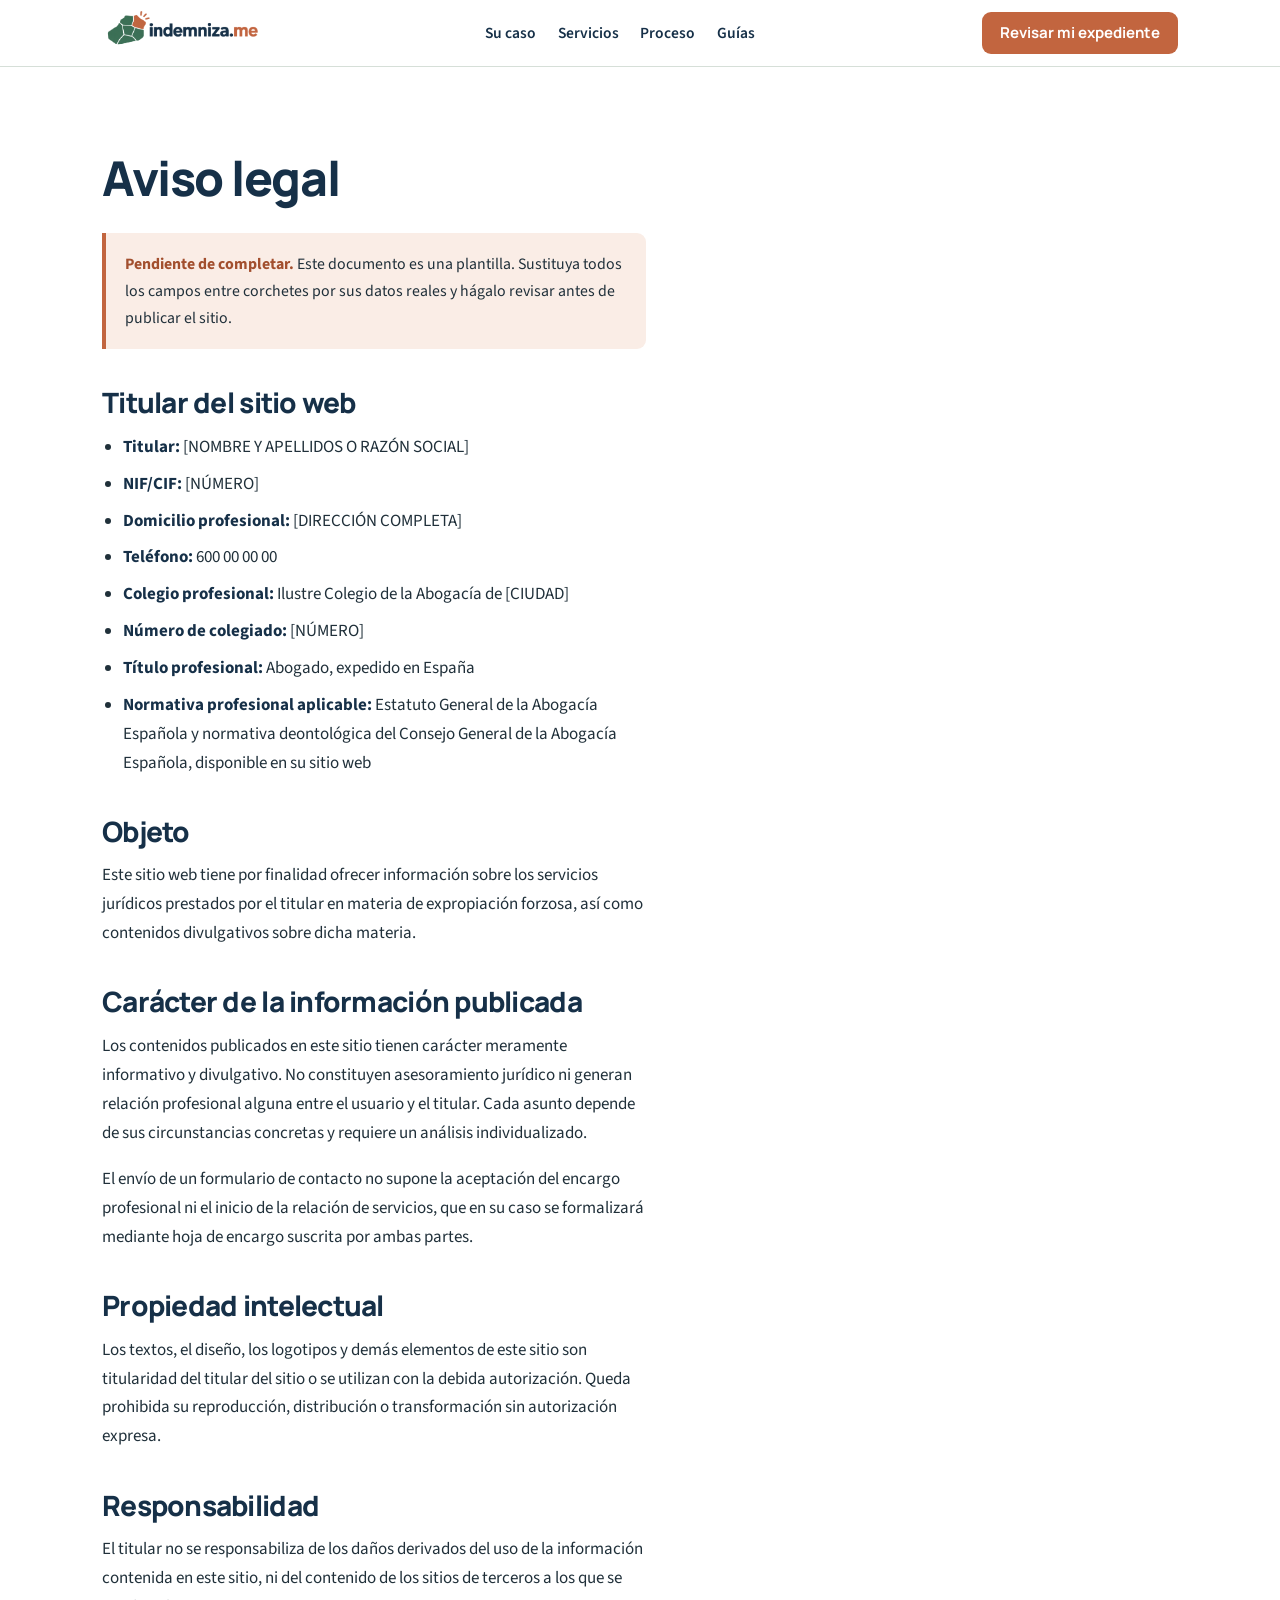
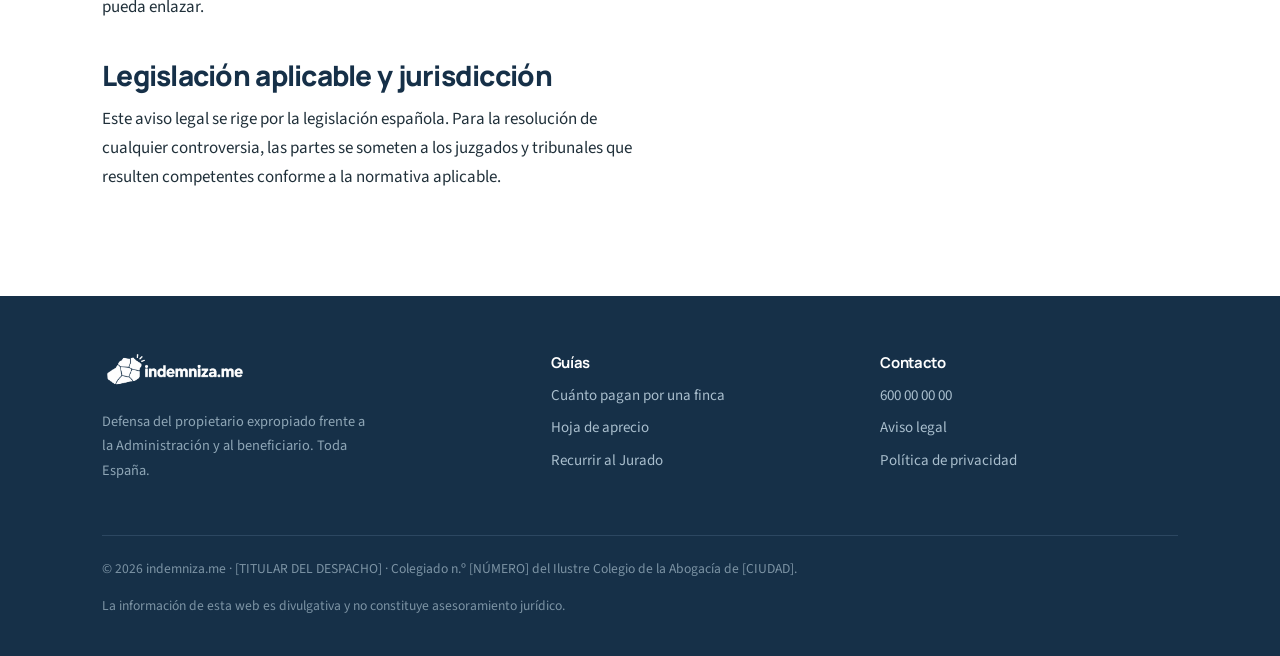
<file: aviso-legal/index.html>
<!DOCTYPE html>
<html lang="es">
<head>
<meta charset="utf-8">
<meta name="viewport" content="width=device-width,initial-scale=1,viewport-fit=cover">
<title>Aviso legal | indemniza.me</title>
<meta name="description" content="Aviso legal e información general del titular del sitio web indemniza.me.">
<link rel="canonical" href="https://indemniza.me/aviso-legal/">
<meta name="robots" content="noindex,follow">
<meta name="theme-color" content="#3B6F56">
<link rel="icon" href="/assets/favicon-32.png" sizes="32x32">
<link rel="apple-touch-icon" href="/assets/apple-touch-icon.png">
<link rel="preconnect" href="https://fonts.googleapis.com">
<link rel="preconnect" href="https://fonts.gstatic.com" crossorigin>
<link href="https://fonts.googleapis.com/css2?family=Manrope:wght@700;800&family=Source+Sans+3:ital,wght@0,400;0,600;0,700;1,400&display=swap" rel="stylesheet">
<link rel="stylesheet" href="/assets/css/site.css">
</head>
<body>
<a class="skip" href="#contenido">Ir al contenido</a>
<header class="hd">
  <div class="wrap hd__in">
    <a class="hd__logo" href="/" aria-label="indemniza.me, inicio"><img src="/assets/logo.png" alt="indemniza.me" width="177" height="50"></a>
    <nav class="hd__nav" aria-label="Principal">
      <a href="/#situaciones">Su caso</a>
      <a href="/#servicios">Servicios</a>
      <a href="/#proceso">Proceso</a>
      <a href="/blog/">Guías</a>
    </nav>
    <a class="btn btn--pri btn--sm hd__cta" href="/#revision">Revisar mi expediente</a>
  </div>
</header>
<main id="contenido">

<section class="sec">
  <div class="wrap">
    <div class="prosa">
      <h1>Aviso legal</h1>
      <div class="aviso-box">
        <p><strong>Pendiente de completar.</strong> Este documento es una plantilla. Sustituya todos los campos entre corchetes por sus datos reales y hágalo revisar antes de publicar el sitio.</p>
      </div>

      <h2>Titular del sitio web</h2>
      <ul>
        <li><strong>Titular:</strong> [NOMBRE Y APELLIDOS O RAZÓN SOCIAL]</li>
        <li><strong>NIF/CIF:</strong> [NÚMERO]</li>
        <li><strong>Domicilio profesional:</strong> [DIRECCIÓN COMPLETA]</li>
        <li><strong>Teléfono:</strong> 600 00 00 00</li>
        <li><strong>Colegio profesional:</strong> Ilustre Colegio de la Abogacía de [CIUDAD]</li>
        <li><strong>Número de colegiado:</strong> [NÚMERO]</li>
        <li><strong>Título profesional:</strong> Abogado, expedido en España</li>
        <li><strong>Normativa profesional aplicable:</strong> Estatuto General de la Abogacía Española y normativa deontológica del Consejo General de la Abogacía Española, disponible en su sitio web</li>
      </ul>

      <h2>Objeto</h2>
      <p>Este sitio web tiene por finalidad ofrecer información sobre los servicios jurídicos prestados por el titular en materia de expropiación forzosa, así como contenidos divulgativos sobre dicha materia.</p>

      <h2>Carácter de la información publicada</h2>
      <p>Los contenidos publicados en este sitio tienen carácter meramente informativo y divulgativo. No constituyen asesoramiento jurídico ni generan relación profesional alguna entre el usuario y el titular. Cada asunto depende de sus circunstancias concretas y requiere un análisis individualizado.</p>
      <p>El envío de un formulario de contacto no supone la aceptación del encargo profesional ni el inicio de la relación de servicios, que en su caso se formalizará mediante hoja de encargo suscrita por ambas partes.</p>

      <h2>Propiedad intelectual</h2>
      <p>Los textos, el diseño, los logotipos y demás elementos de este sitio son titularidad del titular del sitio o se utilizan con la debida autorización. Queda prohibida su reproducción, distribución o transformación sin autorización expresa.</p>

      <h2>Responsabilidad</h2>
      <p>El titular no se responsabiliza de los daños derivados del uso de la información contenida en este sitio, ni del contenido de los sitios de terceros a los que se pueda enlazar.</p>

      <h2>Legislación aplicable y jurisdicción</h2>
      <p>Este aviso legal se rige por la legislación española. Para la resolución de cualquier controversia, las partes se someten a los juzgados y tribunales que resulten competentes conforme a la normativa aplicable.</p>
    </div>
  </div>
</section>
</main>
<footer class="ft">
  <div class="wrap">
    <div class="ft__grid">
      <div>
        <img src="/assets/logo-blanco.png" alt="indemniza.me" width="141" height="40">
        <p>Defensa del propietario expropiado frente a la Administración y al beneficiario. Toda España.</p>
      </div>
      <div>
        <h4>Guías</h4>
        <ul>
          <li><a href="/blog/cuanto-pagan-por-expropiar-una-finca/">Cuánto pagan por una finca</a></li>
          <li><a href="/blog/hoja-de-aprecio-expropiacion/">Hoja de aprecio</a></li>
          <li><a href="/blog/recurrir-acuerdo-jurado-expropiacion/">Recurrir al Jurado</a></li>
        </ul>
      </div>
      <div>
        <h4>Contacto</h4>
        <ul>
          <li><a href="tel:+34600000000">600 00 00 00</a></li>
          <li><a href="/aviso-legal/">Aviso legal</a></li>
          <li><a href="/politica-privacidad/">Política de privacidad</a></li>
        </ul>
      </div>
    </div>
    <div class="ft__bajo">
      <p>© <span id="anio">2026</span> indemniza.me · [TITULAR DEL DESPACHO] · Colegiado n.º [NÚMERO] del Ilustre Colegio de la Abogacía de [CIUDAD].</p>
      <p>La información de esta web es divulgativa y no constituye asesoramiento jurídico.</p>
    </div>
  </div>
</footer>
<script src="/assets/js/site.js" defer></script>
</body>
</html>
</file>
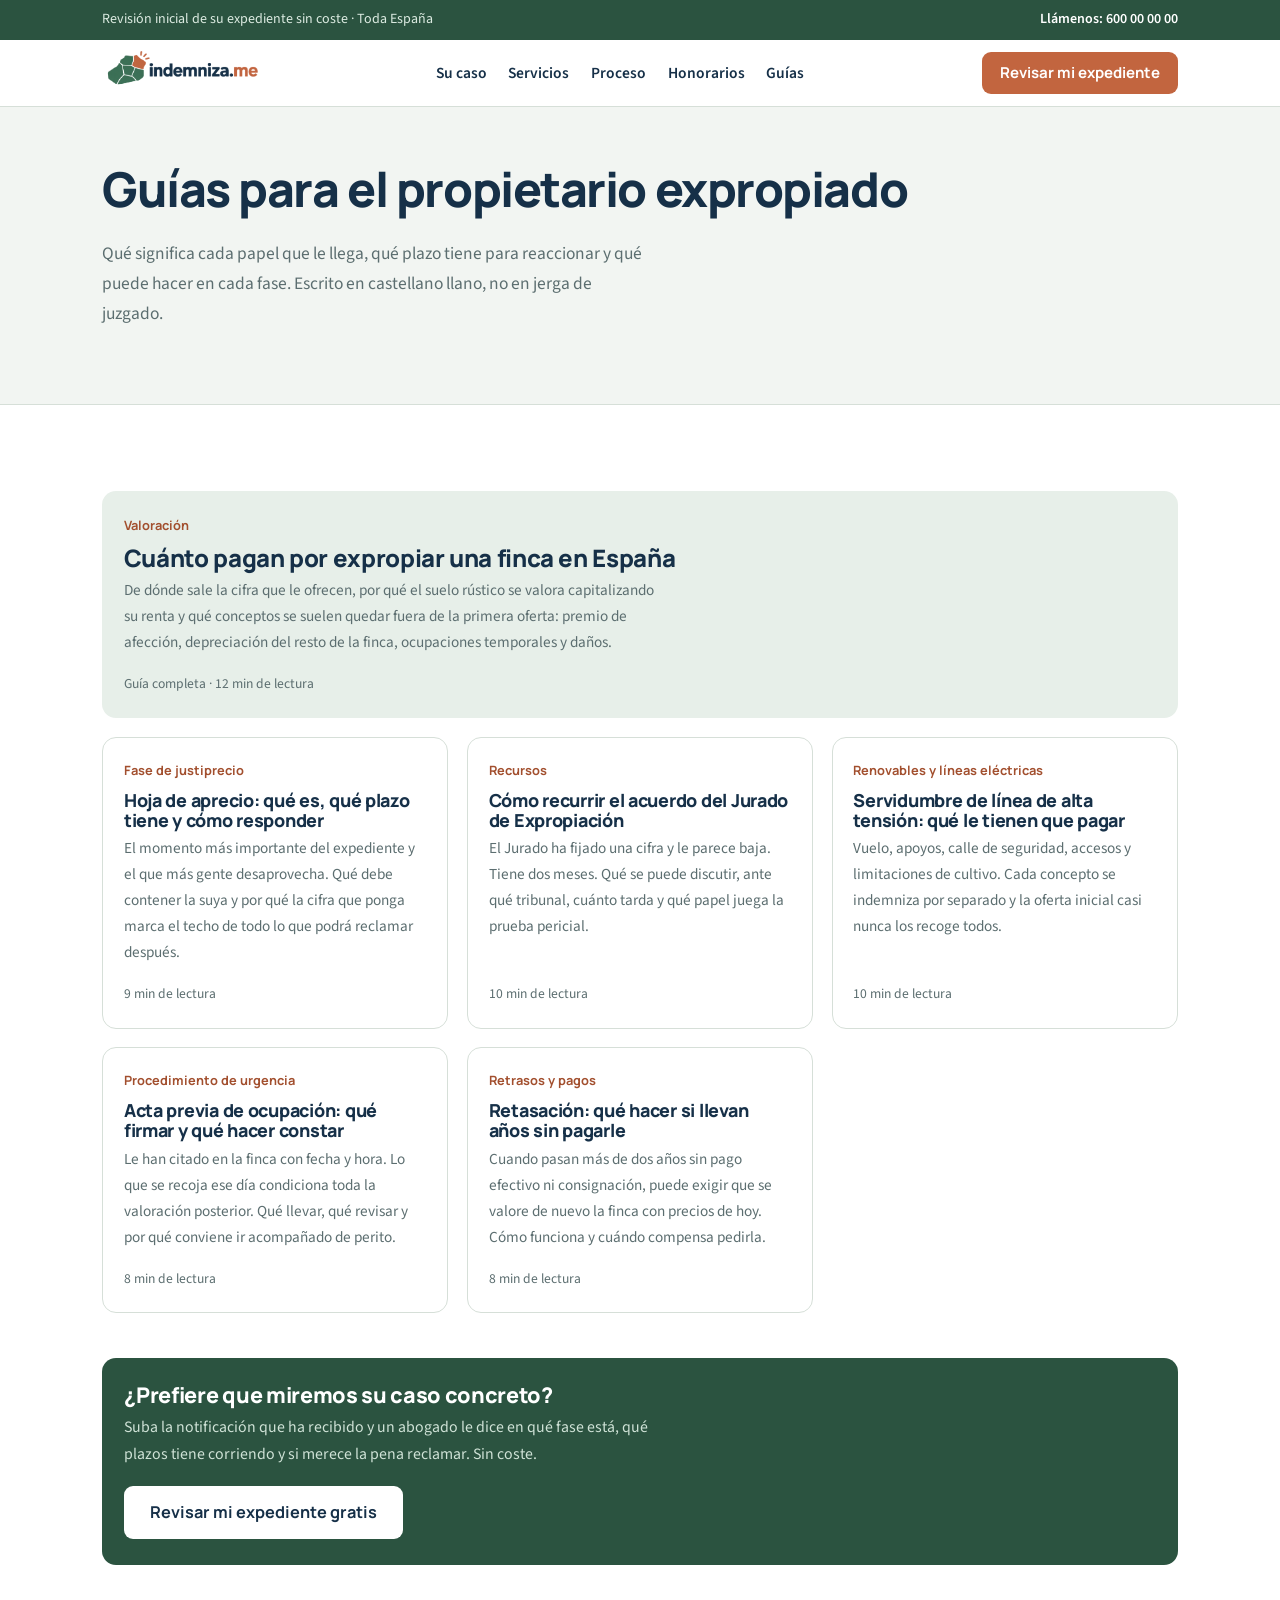
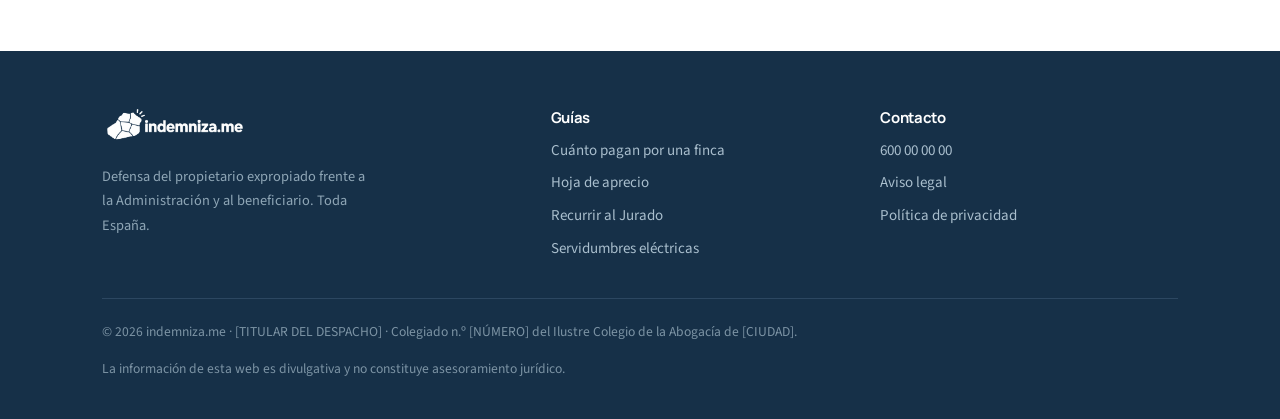
<file: blog/index.html>
<!DOCTYPE html>
<html lang="es">
<head>
<meta charset="utf-8">
<meta name="viewport" content="width=device-width,initial-scale=1,viewport-fit=cover">
<title>Guías sobre expropiación forzosa para propietarios | indemniza.me</title>
<meta name="description" content="Guías claras sobre hoja de aprecio, acta previa de ocupación, acuerdo del Jurado, retasación y servidumbres de línea eléctrica. Escritas para el propietario, no para juristas.">
<link rel="canonical" href="https://indemniza.me/blog/">
<meta name="robots" content="index,follow,max-image-preview:large">
<meta name="theme-color" content="#3B6F56">
<meta property="og:type" content="website">
<meta property="og:locale" content="es_ES">
<meta property="og:title" content="Guías sobre expropiación forzosa para propietarios">
<meta property="og:description" content="Qué significa cada papel que recibe, qué plazo tiene y qué puede hacer.">
<meta property="og:url" content="https://indemniza.me/blog/">
<meta property="og:image" content="https://indemniza.me/assets/og.png">
<link rel="icon" href="/assets/favicon-32.png" sizes="32x32">
<link rel="apple-touch-icon" href="/assets/apple-touch-icon.png">
<link rel="preconnect" href="https://fonts.googleapis.com">
<link rel="preconnect" href="https://fonts.gstatic.com" crossorigin>
<link href="https://fonts.googleapis.com/css2?family=Manrope:wght@700;800&family=Source+Sans+3:ital,wght@0,400;0,600;0,700;1,400&display=swap" rel="stylesheet">
<link rel="stylesheet" href="/assets/css/site.css">
<script type="application/ld+json">
{"@context":"https://schema.org","@type":"Blog","@id":"https://indemniza.me/blog/#blog","name":"Guías para el propietario expropiado","url":"https://indemniza.me/blog/","inLanguage":"es-ES","publisher":{"@type":"LegalService","name":"indemniza.me","url":"https://indemniza.me/"}}
</script>
</head>
<body>
<a class="skip" href="#contenido">Ir al contenido</a>

<div class="aviso">
  <div class="wrap">
    <span class="aviso__b">Revisión inicial de su expediente sin coste · Toda España</span>
    <a href="tel:+34600000000">Llámenos: 600 00 00 00</a>
  </div>
</div>

<header class="hd">
  <div class="wrap hd__in">
    <a class="hd__logo" href="/" aria-label="indemniza.me, inicio"><img src="/assets/logo.png" alt="indemniza.me" width="177" height="50"></a>
    <nav class="hd__nav" aria-label="Principal">
      <a href="/#situaciones">Su caso</a>
      <a href="/#servicios">Servicios</a>
      <a href="/#proceso">Proceso</a>
      <a href="/#honorarios">Honorarios</a>
      <a href="/blog/">Guías</a>
    </nav>
    <a class="btn btn--pri btn--sm hd__cta" href="/#revision">Revisar mi expediente</a>
  </div>
</header>

<main id="contenido">

<section class="bl-hero">
  <div class="wrap">
    <h1>Guías para el propietario expropiado</h1>
    <p style="max-width:60ch">Qué significa cada papel que le llega, qué plazo tiene para reaccionar y qué puede hacer en cada fase. Escrito en castellano llano, no en jerga de juzgado.</p>
  </div>
</section>

<section class="sec">
  <div class="wrap">
    <div class="posts">

      <a class="post post--dest" href="/blog/cuanto-pagan-por-expropiar-una-finca/">
        <div>
          <div class="post__cat">Valoración</div>
          <h3>Cuánto pagan por expropiar una finca en España</h3>
          <p>De dónde sale la cifra que le ofrecen, por qué el suelo rústico se valora capitalizando su renta y qué conceptos se suelen quedar fuera de la primera oferta: premio de afección, depreciación del resto de la finca, ocupaciones temporales y daños.</p>
          <div class="post__meta">Guía completa · 12 min de lectura</div>
        </div>
      </a>

      <a class="post" href="/blog/hoja-de-aprecio-expropiacion/">
        <div class="post__cat">Fase de justiprecio</div>
        <h3>Hoja de aprecio: qué es, qué plazo tiene y cómo responder</h3>
        <p>El momento más importante del expediente y el que más gente desaprovecha. Qué debe contener la suya y por qué la cifra que ponga marca el techo de todo lo que podrá reclamar después.</p>
        <div class="post__meta">9 min de lectura</div>
      </a>

      <a class="post" href="/blog/recurrir-acuerdo-jurado-expropiacion/">
        <div class="post__cat">Recursos</div>
        <h3>Cómo recurrir el acuerdo del Jurado de Expropiación</h3>
        <p>El Jurado ha fijado una cifra y le parece baja. Tiene dos meses. Qué se puede discutir, ante qué tribunal, cuánto tarda y qué papel juega la prueba pericial.</p>
        <div class="post__meta">10 min de lectura</div>
      </a>

      <a class="post" href="/blog/servidumbre-linea-alta-tension-indemnizacion/">
        <div class="post__cat">Renovables y líneas eléctricas</div>
        <h3>Servidumbre de línea de alta tensión: qué le tienen que pagar</h3>
        <p>Vuelo, apoyos, calle de seguridad, accesos y limitaciones de cultivo. Cada concepto se indemniza por separado y la oferta inicial casi nunca los recoge todos.</p>
        <div class="post__meta">10 min de lectura</div>
      </a>

      <a class="post" href="/blog/acta-previa-ocupacion/">
        <div class="post__cat">Procedimiento de urgencia</div>
        <h3>Acta previa de ocupación: qué firmar y qué hacer constar</h3>
        <p>Le han citado en la finca con fecha y hora. Lo que se recoja ese día condiciona toda la valoración posterior. Qué llevar, qué revisar y por qué conviene ir acompañado de perito.</p>
        <div class="post__meta">8 min de lectura</div>
      </a>

      <a class="post" href="/blog/retasacion-expropiacion/">
        <div class="post__cat">Retrasos y pagos</div>
        <h3>Retasación: qué hacer si llevan años sin pagarle</h3>
        <p>Cuando pasan más de dos años sin pago efectivo ni consignación, puede exigir que se valore de nuevo la finca con precios de hoy. Cómo funciona y cuándo compensa pedirla.</p>
        <div class="post__meta">8 min de lectura</div>
      </a>

    </div>

    <div class="cta-art" style="margin-top:2.8rem">
      <h3>¿Prefiere que miremos su caso concreto?</h3>
      <p>Suba la notificación que ha recibido y un abogado le dice en qué fase está, qué plazos tiene corriendo y si merece la pena reclamar. Sin coste.</p>
      <a class="btn btn--claro" href="/#revision">Revisar mi expediente gratis</a>
    </div>
  </div>
</section>

</main>

<footer class="ft">
  <div class="wrap">
    <div class="ft__grid">
      <div>
        <img src="/assets/logo-blanco.png" alt="indemniza.me" width="141" height="40">
        <p>Defensa del propietario expropiado frente a la Administración y al beneficiario. Toda España.</p>
      </div>
      <div>
        <h4>Guías</h4>
        <ul>
          <li><a href="/blog/cuanto-pagan-por-expropiar-una-finca/">Cuánto pagan por una finca</a></li>
          <li><a href="/blog/hoja-de-aprecio-expropiacion/">Hoja de aprecio</a></li>
          <li><a href="/blog/recurrir-acuerdo-jurado-expropiacion/">Recurrir al Jurado</a></li>
          <li><a href="/blog/servidumbre-linea-alta-tension-indemnizacion/">Servidumbres eléctricas</a></li>
        </ul>
      </div>
      <div>
        <h4>Contacto</h4>
        <ul>
          <li><a href="tel:+34600000000">600 00 00 00</a></li>
          <li><a href="/aviso-legal/">Aviso legal</a></li>
          <li><a href="/politica-privacidad/">Política de privacidad</a></li>
        </ul>
      </div>
    </div>
    <div class="ft__bajo">
      <p>© <span id="anio">2026</span> indemniza.me · [TITULAR DEL DESPACHO] · Colegiado n.º [NÚMERO] del Ilustre Colegio de la Abogacía de [CIUDAD].</p>
      <p>La información de esta web es divulgativa y no constituye asesoramiento jurídico.</p>
    </div>
  </div>
</footer>

<nav class="movil" aria-label="Contacto rápido">
  <a href="tel:+34600000000"><svg viewBox="0 0 24 24" aria-hidden="true"><path d="M6.6 10.8a15.1 15.1 0 0 0 6.6 6.6l2.2-2.2c.3-.3.7-.4 1-.2 1.2.4 2.4.6 3.6.6.6 0 1 .4 1 1V20c0 .6-.4 1-1 1A17 17 0 0 1 3 4c0-.6.4-1 1-1h3.5c.6 0 1 .4 1 1 0 1.3.2 2.5.6 3.6.1.4 0 .7-.2 1l-2.3 2.2z"/></svg>Llamar</a>
  <a class="mv-pri" href="/#revision"><svg viewBox="0 0 24 24" aria-hidden="true"><path d="M14 2H6a2 2 0 0 0-2 2v16a2 2 0 0 0 2 2h12a2 2 0 0 0 2-2V8l-6-6zm-1 7V3.5L18.5 9H13z"/></svg>Revisar mi caso</a>
</nav>

<script src="/assets/js/site.js" defer></script>
</body>
</html>
</file>
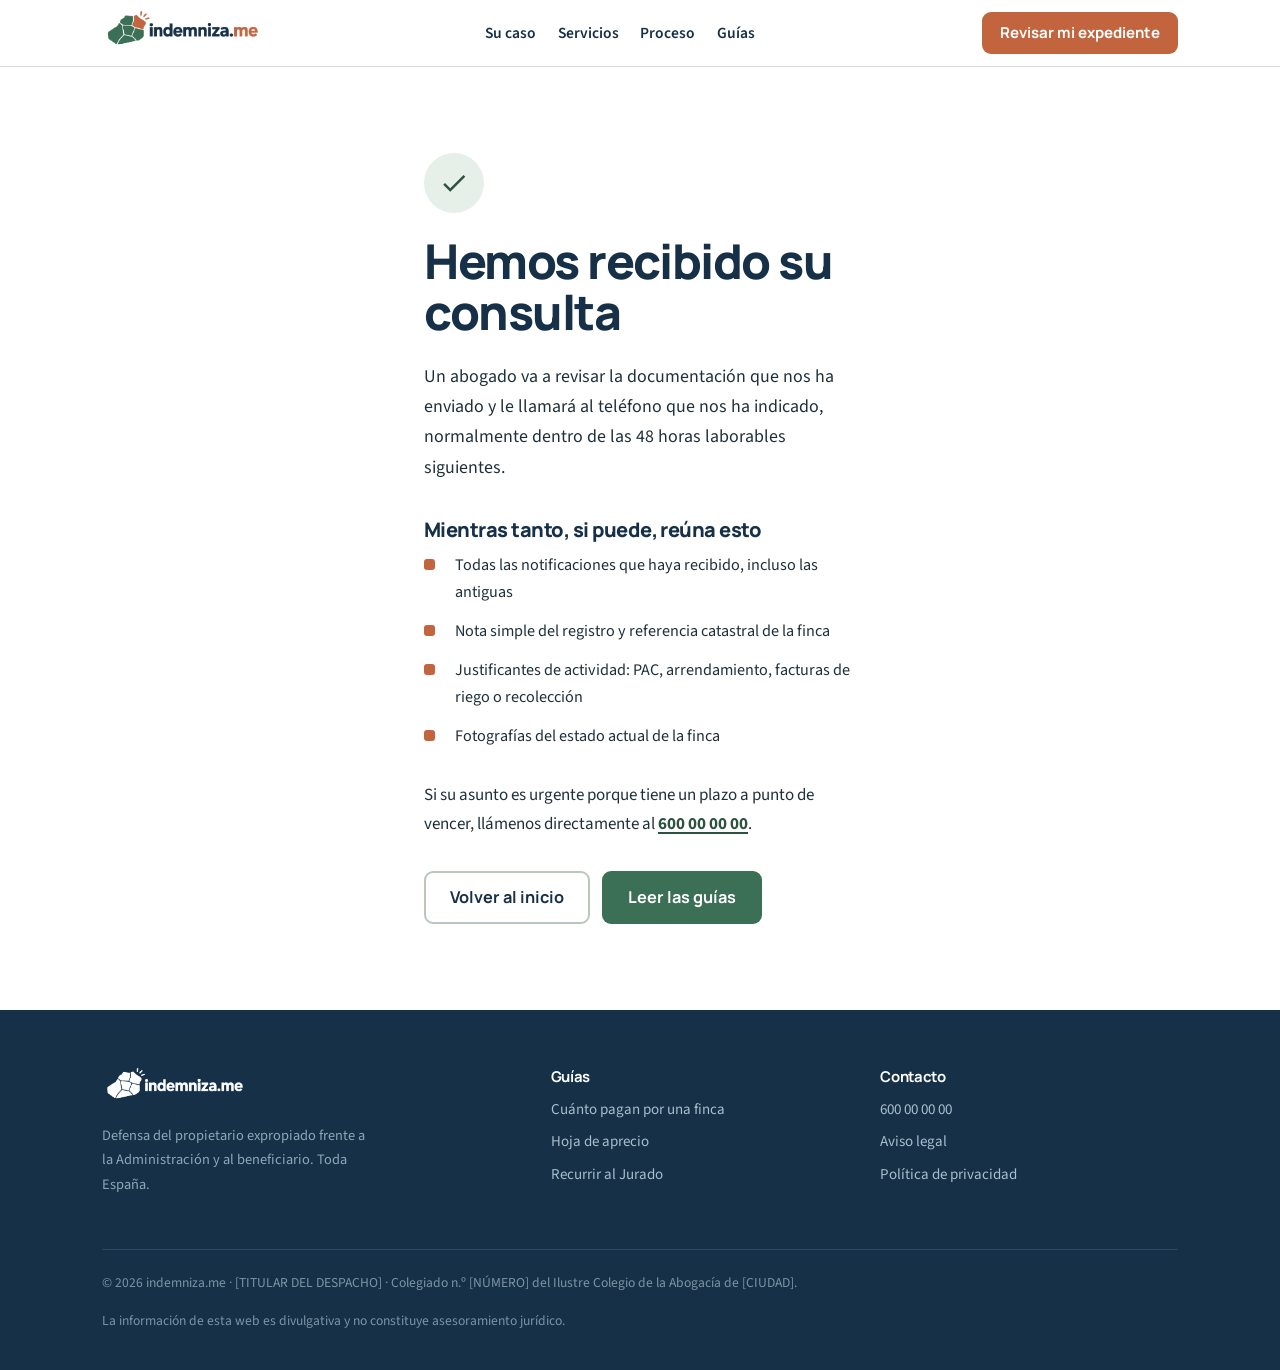
<file: gracias/index.html>
<!DOCTYPE html>
<html lang="es">
<head>
<meta charset="utf-8">
<meta name="viewport" content="width=device-width,initial-scale=1,viewport-fit=cover">
<title>Consulta recibida | indemniza.me</title>
<meta name="description" content="Hemos recibido su consulta.">
<link rel="canonical" href="https://indemniza.me/gracias/">
<meta name="robots" content="noindex,follow">
<meta name="theme-color" content="#3B6F56">
<link rel="icon" href="/assets/favicon-32.png" sizes="32x32">
<link rel="apple-touch-icon" href="/assets/apple-touch-icon.png">
<link rel="preconnect" href="https://fonts.googleapis.com">
<link rel="preconnect" href="https://fonts.gstatic.com" crossorigin>
<link href="https://fonts.googleapis.com/css2?family=Manrope:wght@700;800&family=Source+Sans+3:ital,wght@0,400;0,600;0,700;1,400&display=swap" rel="stylesheet">
<link rel="stylesheet" href="/assets/css/site.css">
</head>
<body>
<a class="skip" href="#contenido">Ir al contenido</a>
<header class="hd">
  <div class="wrap hd__in">
    <a class="hd__logo" href="/" aria-label="indemniza.me, inicio"><img src="/assets/logo.png" alt="indemniza.me" width="177" height="50"></a>
    <nav class="hd__nav" aria-label="Principal">
      <a href="/#situaciones">Su caso</a>
      <a href="/#servicios">Servicios</a>
      <a href="/#proceso">Proceso</a>
      <a href="/blog/">Guías</a>
    </nav>
    <a class="btn btn--pri btn--sm hd__cta" href="/#revision">Revisar mi expediente</a>
  </div>
</header>
<main id="contenido">

<section class="sec">
  <div class="wrap" style="max-width:62ch">
    <div style="width:60px;height:60px;border-radius:50%;background:var(--verde-pale);display:grid;place-items:center;margin-bottom:1.4rem">
      <svg viewBox="0 0 24 24" style="width:30px;height:30px;fill:var(--verde-osc)" aria-hidden="true"><path d="M9 16.2 4.8 12l-1.4 1.4L9 19 21 7l-1.4-1.4z"/></svg>
    </div>
    <h1>Hemos recibido su consulta</h1>
    <p style="font-size:1.12rem">Un abogado va a revisar la documentación que nos ha enviado y le llamará al teléfono que nos ha indicado, normalmente dentro de las 48 horas laborables siguientes.</p>
    <h2 style="font-size:1.25rem;margin-top:2.2rem">Mientras tanto, si puede, reúna esto</h2>
    <ul class="chk">
      <li>Todas las notificaciones que haya recibido, incluso las antiguas</li>
      <li>Nota simple del registro y referencia catastral de la finca</li>
      <li>Justificantes de actividad: PAC, arrendamiento, facturas de riego o recolección</li>
      <li>Fotografías del estado actual de la finca</li>
    </ul>
    <p style="margin-top:2rem">Si su asunto es urgente porque tiene un plazo a punto de vencer, llámenos directamente al <a href="tel:+34600000000" style="font-weight:700">600 00 00 00</a>.</p>
    <div style="display:flex;gap:.75rem;flex-wrap:wrap;margin-top:2rem">
      <a class="btn btn--sec" href="/">Volver al inicio</a>
      <a class="btn btn--verde" href="/blog/">Leer las guías</a>
    </div>
  </div>
</section>
</main>
<footer class="ft">
  <div class="wrap">
    <div class="ft__grid">
      <div>
        <img src="/assets/logo-blanco.png" alt="indemniza.me" width="141" height="40">
        <p>Defensa del propietario expropiado frente a la Administración y al beneficiario. Toda España.</p>
      </div>
      <div>
        <h4>Guías</h4>
        <ul>
          <li><a href="/blog/cuanto-pagan-por-expropiar-una-finca/">Cuánto pagan por una finca</a></li>
          <li><a href="/blog/hoja-de-aprecio-expropiacion/">Hoja de aprecio</a></li>
          <li><a href="/blog/recurrir-acuerdo-jurado-expropiacion/">Recurrir al Jurado</a></li>
        </ul>
      </div>
      <div>
        <h4>Contacto</h4>
        <ul>
          <li><a href="tel:+34600000000">600 00 00 00</a></li>
          <li><a href="/aviso-legal/">Aviso legal</a></li>
          <li><a href="/politica-privacidad/">Política de privacidad</a></li>
        </ul>
      </div>
    </div>
    <div class="ft__bajo">
      <p>© <span id="anio">2026</span> indemniza.me · [TITULAR DEL DESPACHO] · Colegiado n.º [NÚMERO] del Ilustre Colegio de la Abogacía de [CIUDAD].</p>
      <p>La información de esta web es divulgativa y no constituye asesoramiento jurídico.</p>
    </div>
  </div>
</footer>
<script src="/assets/js/site.js" defer></script>
</body>
</html>
</file>
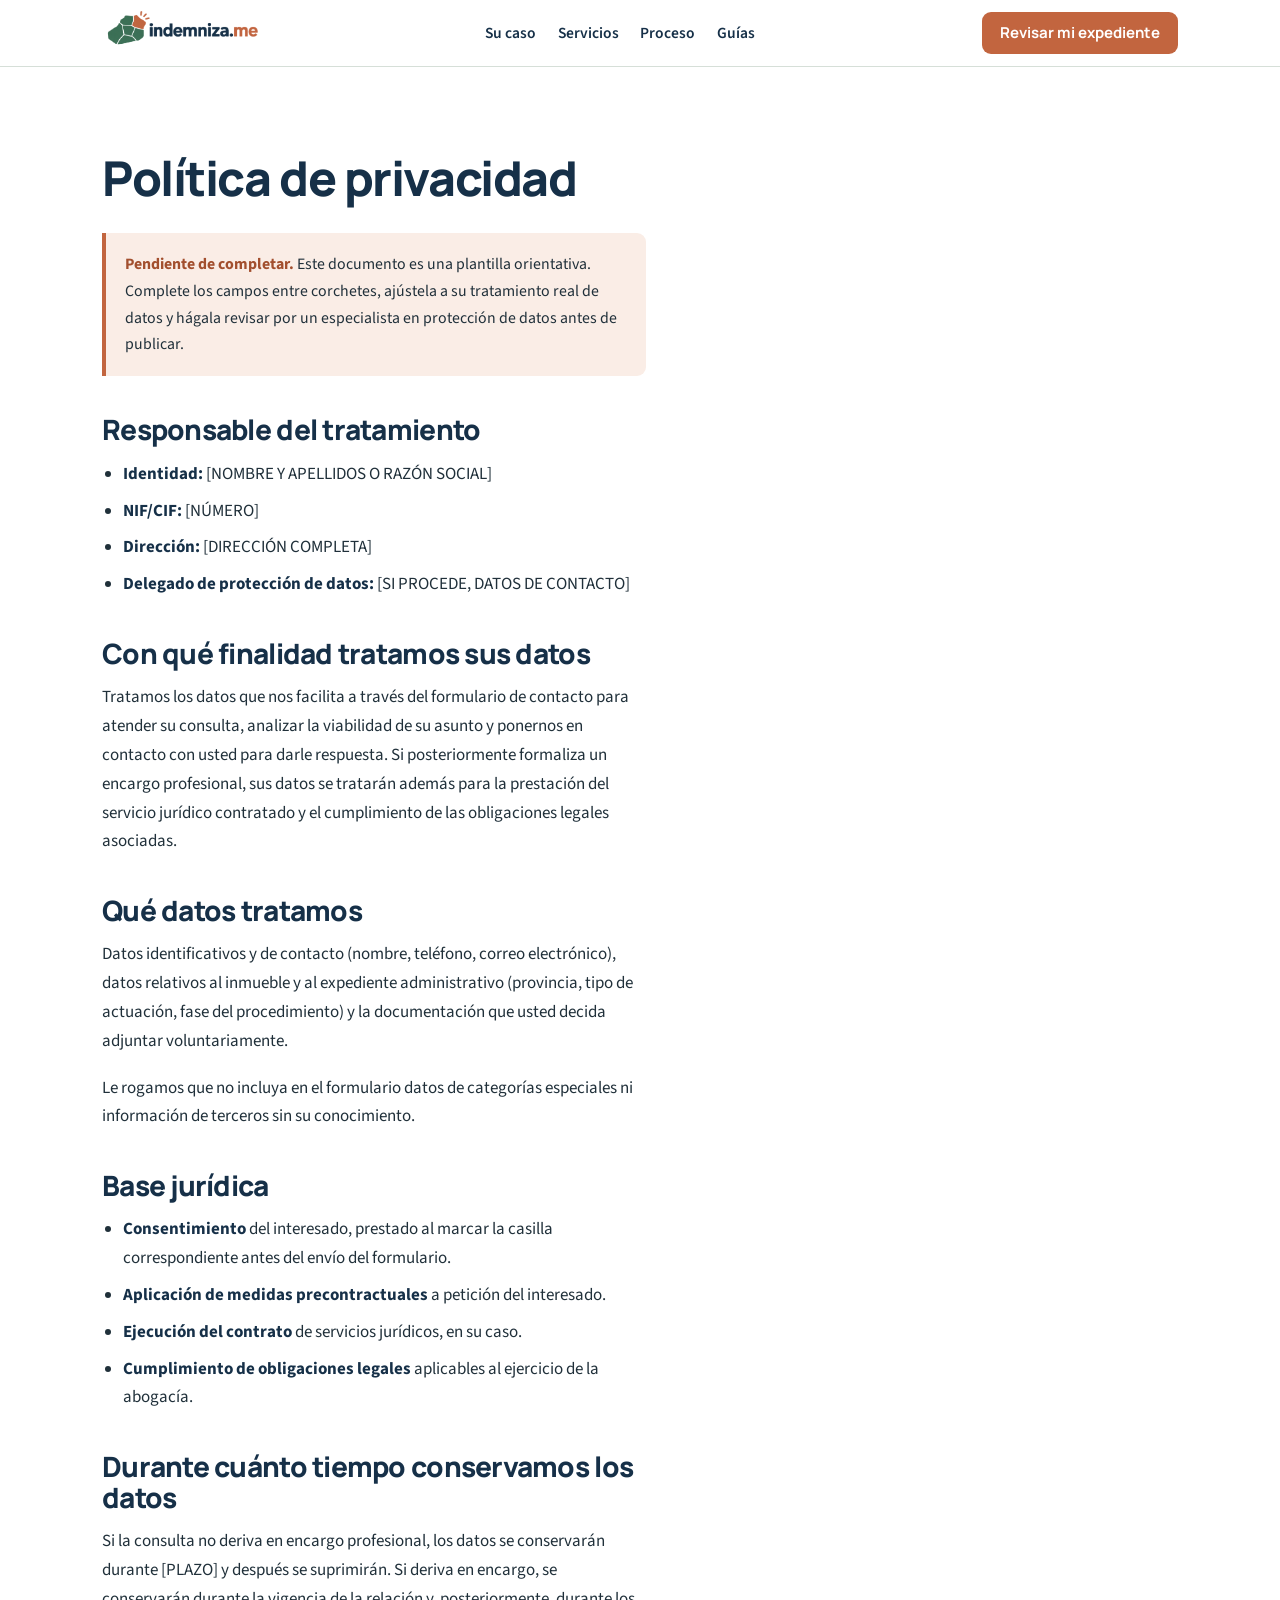
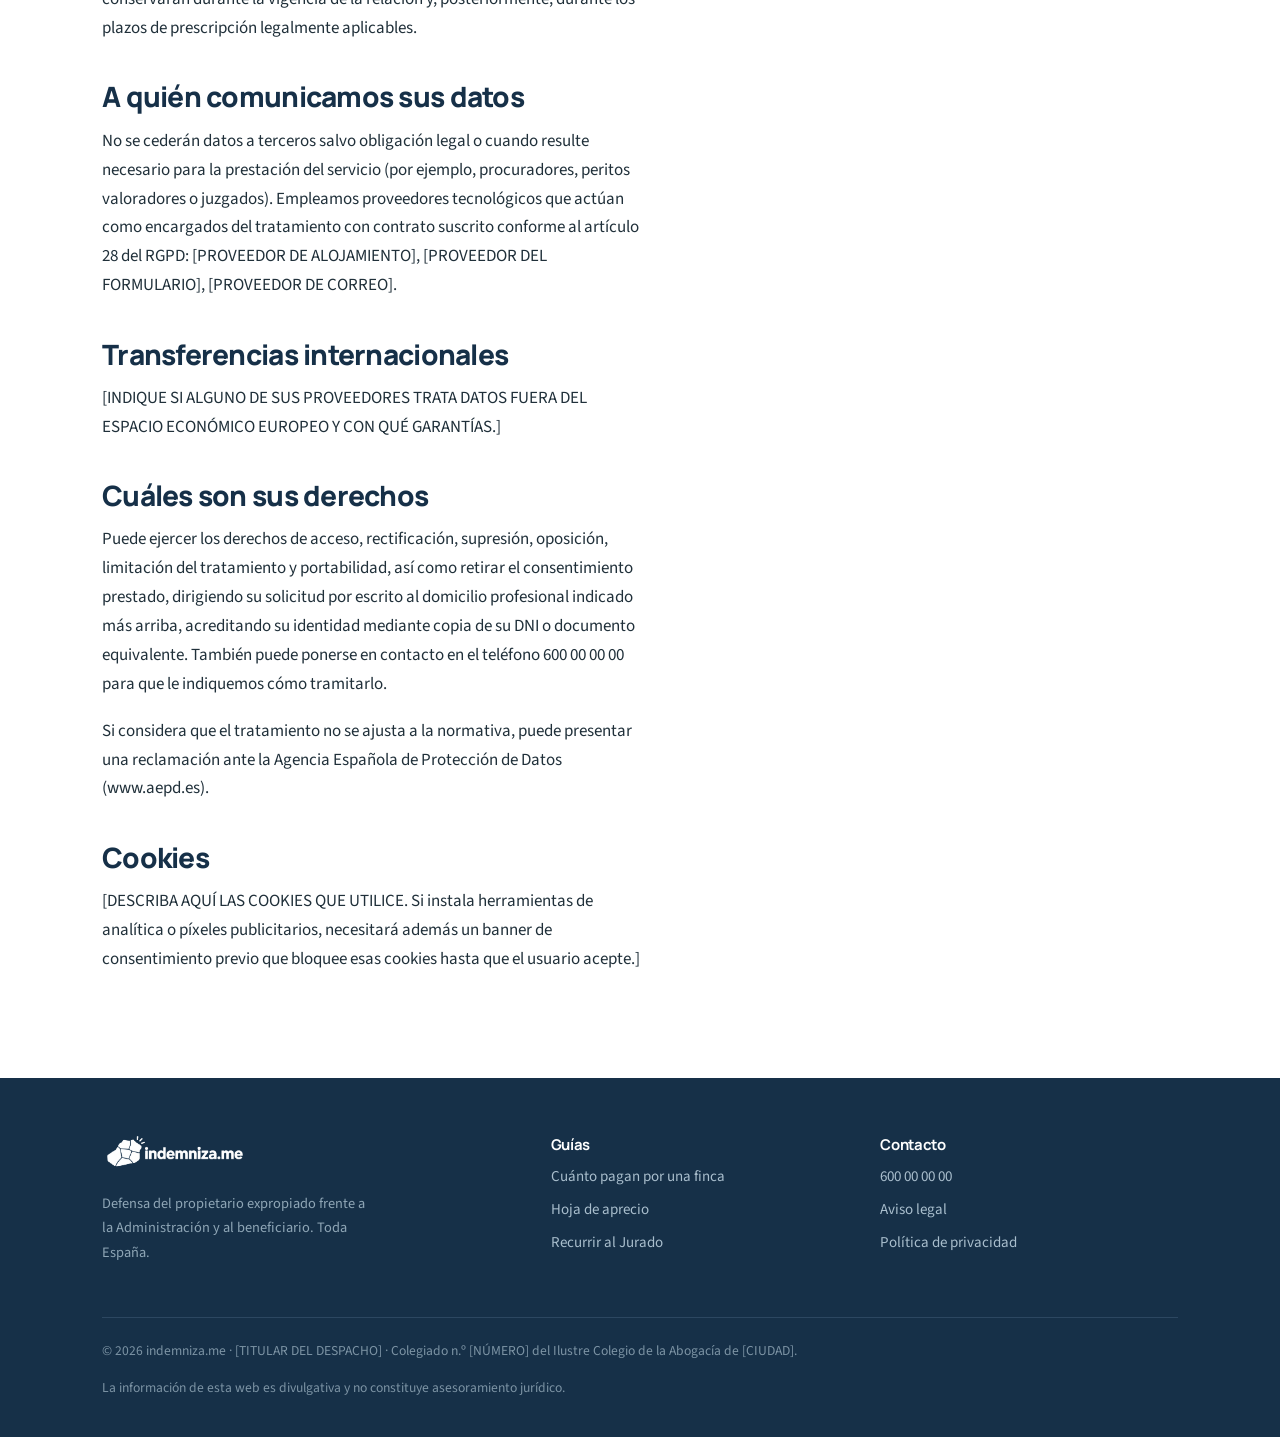
<file: politica-privacidad/index.html>
<!DOCTYPE html>
<html lang="es">
<head>
<meta charset="utf-8">
<meta name="viewport" content="width=device-width,initial-scale=1,viewport-fit=cover">
<title>Política de privacidad | indemniza.me</title>
<meta name="description" content="Información sobre el tratamiento de datos personales en indemniza.me conforme al RGPD y la LOPDGDD.">
<link rel="canonical" href="https://indemniza.me/politica-privacidad/">
<meta name="robots" content="noindex,follow">
<meta name="theme-color" content="#3B6F56">
<link rel="icon" href="/assets/favicon-32.png" sizes="32x32">
<link rel="apple-touch-icon" href="/assets/apple-touch-icon.png">
<link rel="preconnect" href="https://fonts.googleapis.com">
<link rel="preconnect" href="https://fonts.gstatic.com" crossorigin>
<link href="https://fonts.googleapis.com/css2?family=Manrope:wght@700;800&family=Source+Sans+3:ital,wght@0,400;0,600;0,700;1,400&display=swap" rel="stylesheet">
<link rel="stylesheet" href="/assets/css/site.css">
</head>
<body>
<a class="skip" href="#contenido">Ir al contenido</a>
<header class="hd">
  <div class="wrap hd__in">
    <a class="hd__logo" href="/" aria-label="indemniza.me, inicio"><img src="/assets/logo.png" alt="indemniza.me" width="177" height="50"></a>
    <nav class="hd__nav" aria-label="Principal">
      <a href="/#situaciones">Su caso</a>
      <a href="/#servicios">Servicios</a>
      <a href="/#proceso">Proceso</a>
      <a href="/blog/">Guías</a>
    </nav>
    <a class="btn btn--pri btn--sm hd__cta" href="/#revision">Revisar mi expediente</a>
  </div>
</header>
<main id="contenido">

<section class="sec">
  <div class="wrap">
    <div class="prosa">
      <h1>Política de privacidad</h1>
      <div class="aviso-box">
        <p><strong>Pendiente de completar.</strong> Este documento es una plantilla orientativa. Complete los campos entre corchetes, ajústela a su tratamiento real de datos y hágala revisar por un especialista en protección de datos antes de publicar.</p>
      </div>

      <h2>Responsable del tratamiento</h2>
      <ul>
        <li><strong>Identidad:</strong> [NOMBRE Y APELLIDOS O RAZÓN SOCIAL]</li>
        <li><strong>NIF/CIF:</strong> [NÚMERO]</li>
        <li><strong>Dirección:</strong> [DIRECCIÓN COMPLETA]</li>
        <li><strong>Delegado de protección de datos:</strong> [SI PROCEDE, DATOS DE CONTACTO]</li>
      </ul>

      <h2>Con qué finalidad tratamos sus datos</h2>
      <p>Tratamos los datos que nos facilita a través del formulario de contacto para atender su consulta, analizar la viabilidad de su asunto y ponernos en contacto con usted para darle respuesta. Si posteriormente formaliza un encargo profesional, sus datos se tratarán además para la prestación del servicio jurídico contratado y el cumplimiento de las obligaciones legales asociadas.</p>

      <h2>Qué datos tratamos</h2>
      <p>Datos identificativos y de contacto (nombre, teléfono, correo electrónico), datos relativos al inmueble y al expediente administrativo (provincia, tipo de actuación, fase del procedimiento) y la documentación que usted decida adjuntar voluntariamente.</p>
      <p>Le rogamos que no incluya en el formulario datos de categorías especiales ni información de terceros sin su conocimiento.</p>

      <h2>Base jurídica</h2>
      <ul>
        <li><strong>Consentimiento</strong> del interesado, prestado al marcar la casilla correspondiente antes del envío del formulario.</li>
        <li><strong>Aplicación de medidas precontractuales</strong> a petición del interesado.</li>
        <li><strong>Ejecución del contrato</strong> de servicios jurídicos, en su caso.</li>
        <li><strong>Cumplimiento de obligaciones legales</strong> aplicables al ejercicio de la abogacía.</li>
      </ul>

      <h2>Durante cuánto tiempo conservamos los datos</h2>
      <p>Si la consulta no deriva en encargo profesional, los datos se conservarán durante [PLAZO] y después se suprimirán. Si deriva en encargo, se conservarán durante la vigencia de la relación y, posteriormente, durante los plazos de prescripción legalmente aplicables.</p>

      <h2>A quién comunicamos sus datos</h2>
      <p>No se cederán datos a terceros salvo obligación legal o cuando resulte necesario para la prestación del servicio (por ejemplo, procuradores, peritos valoradores o juzgados). Empleamos proveedores tecnológicos que actúan como encargados del tratamiento con contrato suscrito conforme al artículo 28 del RGPD: [PROVEEDOR DE ALOJAMIENTO], [PROVEEDOR DEL FORMULARIO], [PROVEEDOR DE CORREO].</p>

      <h2>Transferencias internacionales</h2>
      <p>[INDIQUE SI ALGUNO DE SUS PROVEEDORES TRATA DATOS FUERA DEL ESPACIO ECONÓMICO EUROPEO Y CON QUÉ GARANTÍAS.]</p>

      <h2>Cuáles son sus derechos</h2>
      <p>Puede ejercer los derechos de acceso, rectificación, supresión, oposición, limitación del tratamiento y portabilidad, así como retirar el consentimiento prestado, dirigiendo su solicitud por escrito al domicilio profesional indicado más arriba, acreditando su identidad mediante copia de su DNI o documento equivalente. También puede ponerse en contacto en el teléfono 600 00 00 00 para que le indiquemos cómo tramitarlo.</p>
      <p>Si considera que el tratamiento no se ajusta a la normativa, puede presentar una reclamación ante la Agencia Española de Protección de Datos (www.aepd.es).</p>

      <h2>Cookies</h2>
      <p>[DESCRIBA AQUÍ LAS COOKIES QUE UTILICE. Si instala herramientas de analítica o píxeles publicitarios, necesitará además un banner de consentimiento previo que bloquee esas cookies hasta que el usuario acepte.]</p>
    </div>
  </div>
</section>
</main>
<footer class="ft">
  <div class="wrap">
    <div class="ft__grid">
      <div>
        <img src="/assets/logo-blanco.png" alt="indemniza.me" width="141" height="40">
        <p>Defensa del propietario expropiado frente a la Administración y al beneficiario. Toda España.</p>
      </div>
      <div>
        <h4>Guías</h4>
        <ul>
          <li><a href="/blog/cuanto-pagan-por-expropiar-una-finca/">Cuánto pagan por una finca</a></li>
          <li><a href="/blog/hoja-de-aprecio-expropiacion/">Hoja de aprecio</a></li>
          <li><a href="/blog/recurrir-acuerdo-jurado-expropiacion/">Recurrir al Jurado</a></li>
        </ul>
      </div>
      <div>
        <h4>Contacto</h4>
        <ul>
          <li><a href="tel:+34600000000">600 00 00 00</a></li>
          <li><a href="/aviso-legal/">Aviso legal</a></li>
          <li><a href="/politica-privacidad/">Política de privacidad</a></li>
        </ul>
      </div>
    </div>
    <div class="ft__bajo">
      <p>© <span id="anio">2026</span> indemniza.me · [TITULAR DEL DESPACHO] · Colegiado n.º [NÚMERO] del Ilustre Colegio de la Abogacía de [CIUDAD].</p>
      <p>La información de esta web es divulgativa y no constituye asesoramiento jurídico.</p>
    </div>
  </div>
</footer>
<script src="/assets/js/site.js" defer></script>
</body>
</html>
</file>
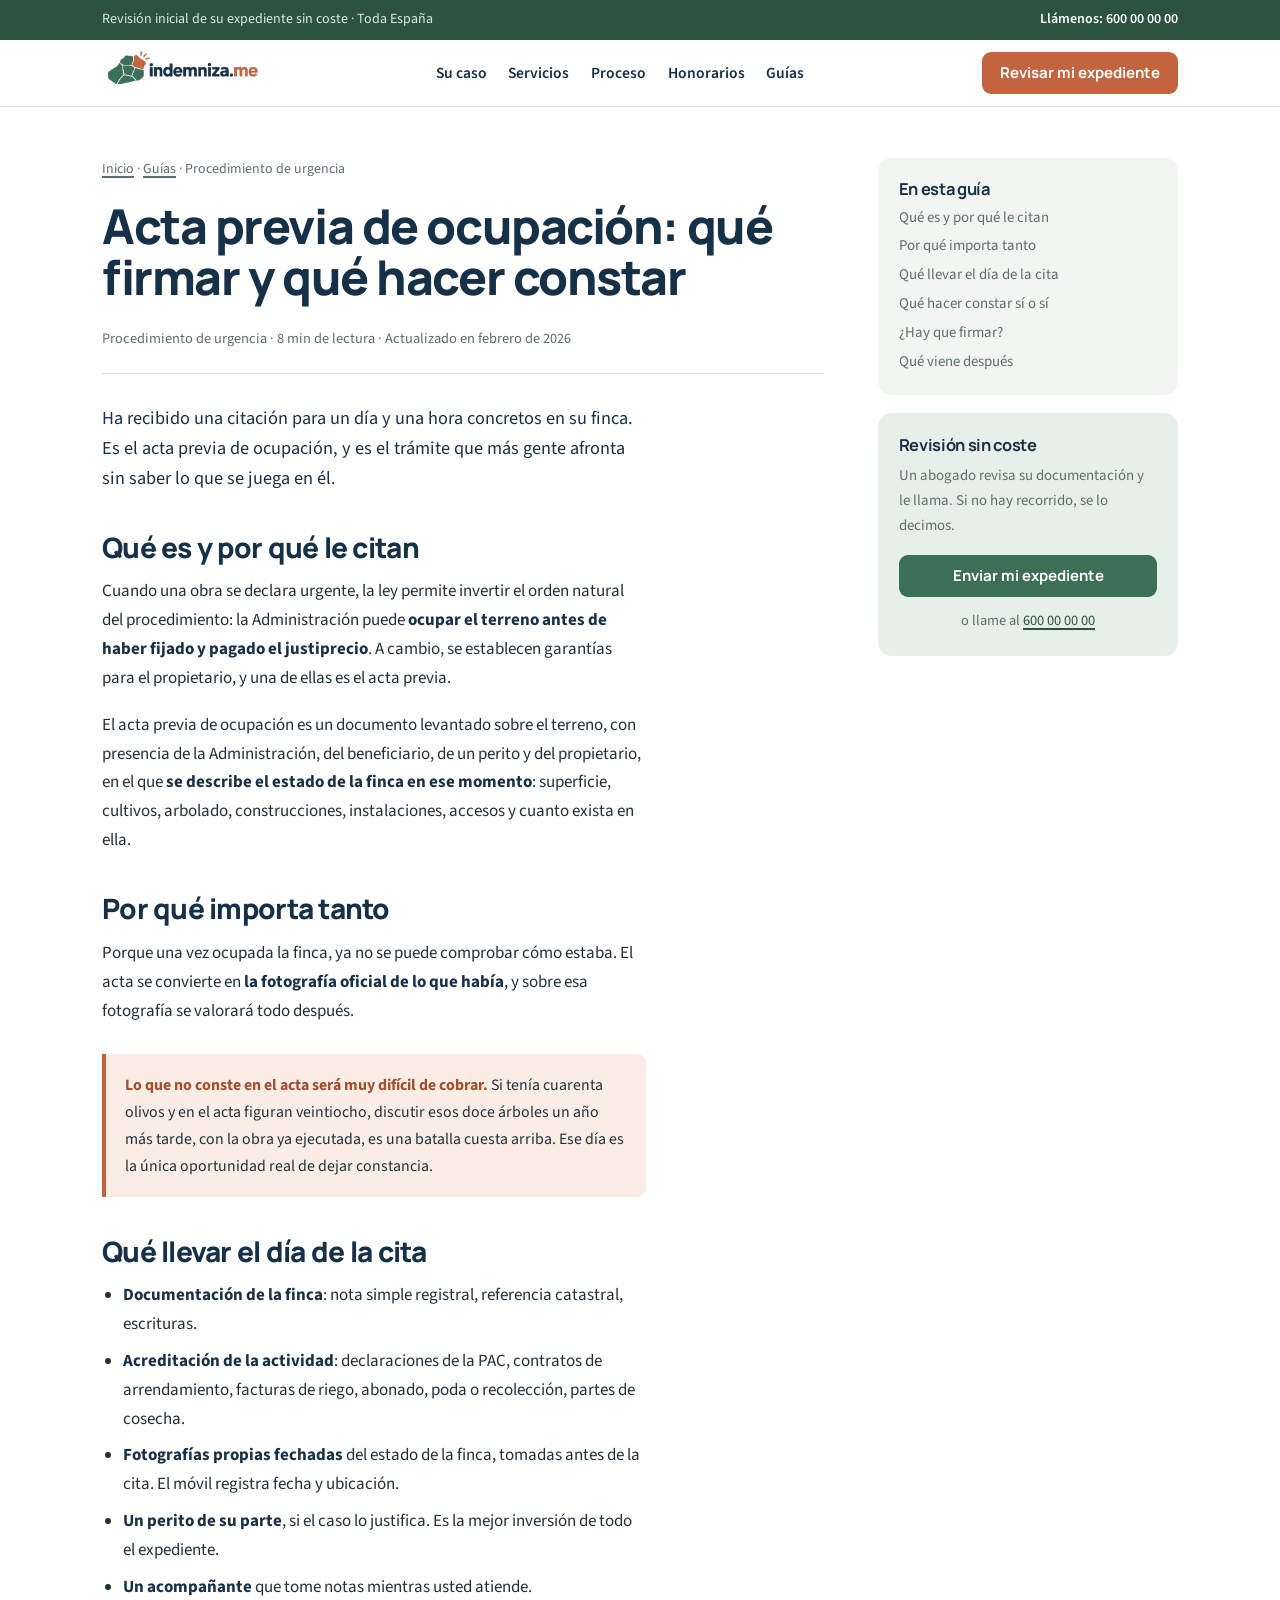
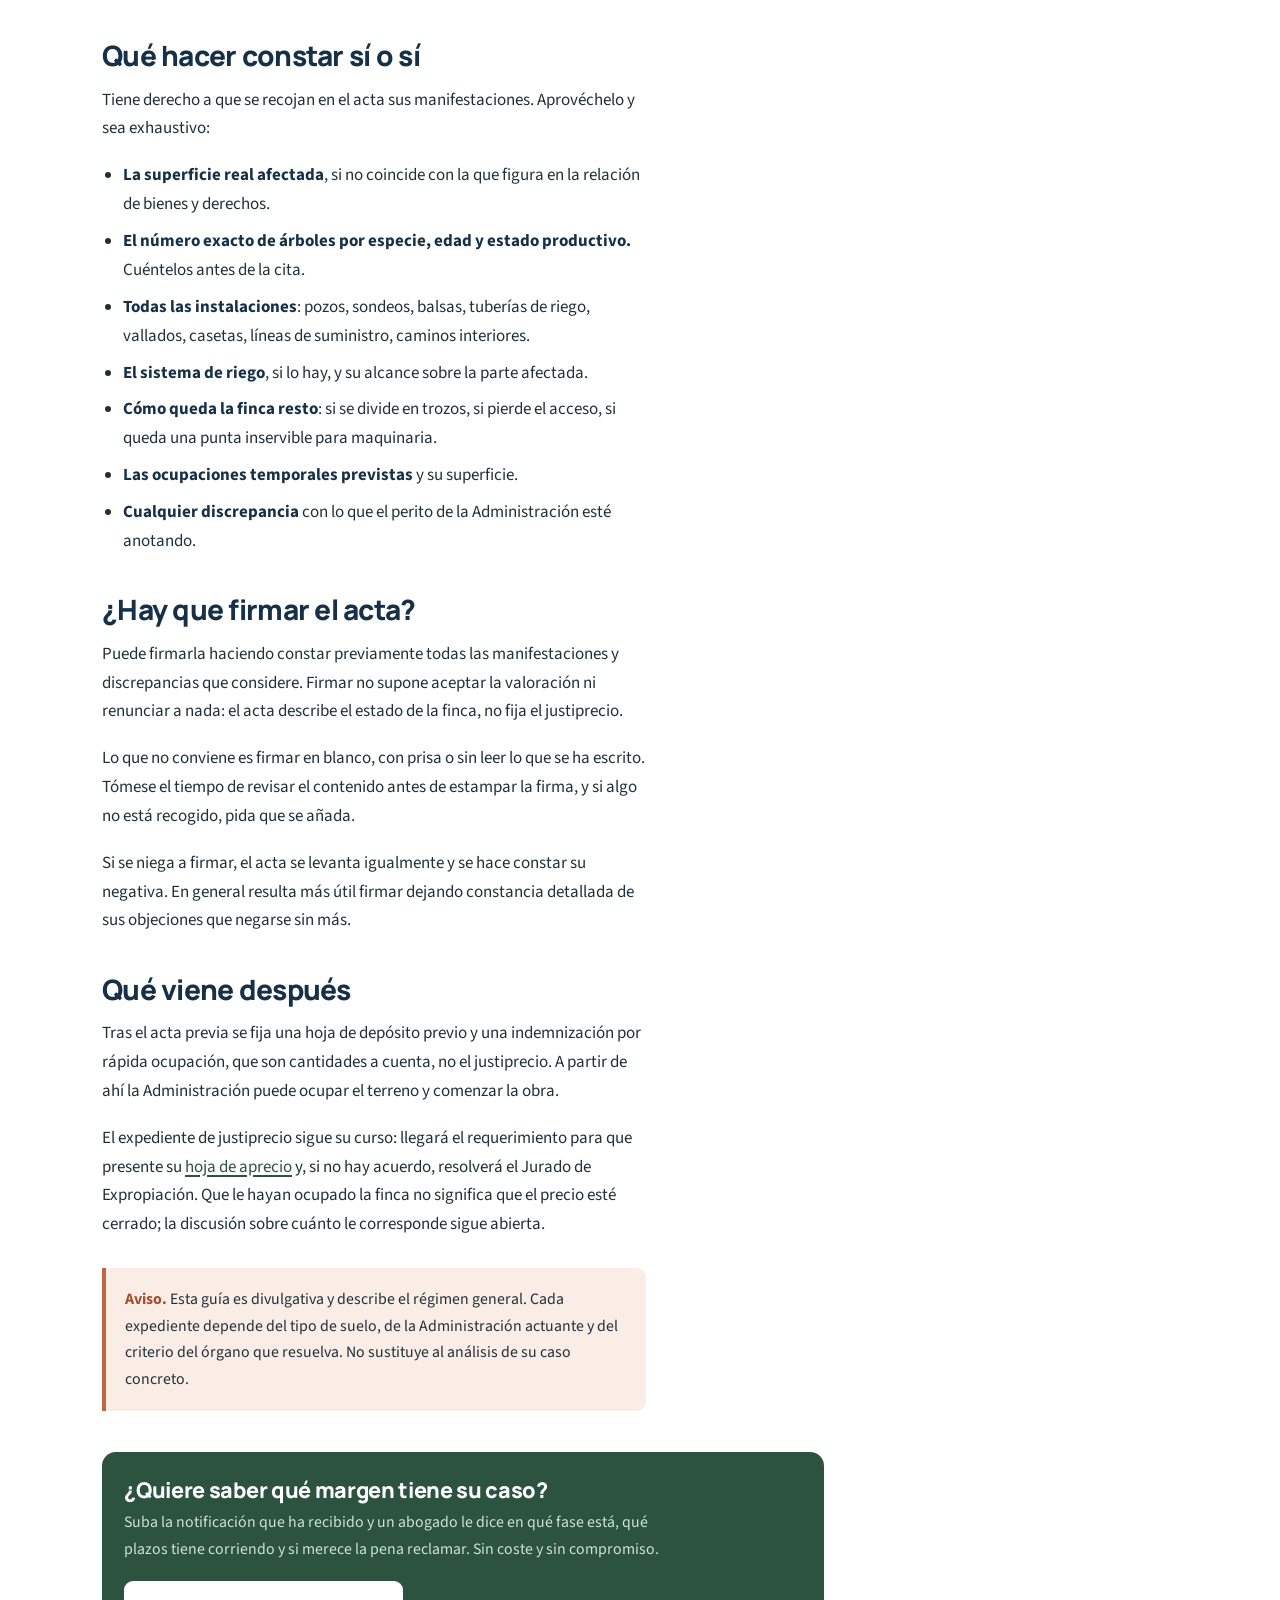
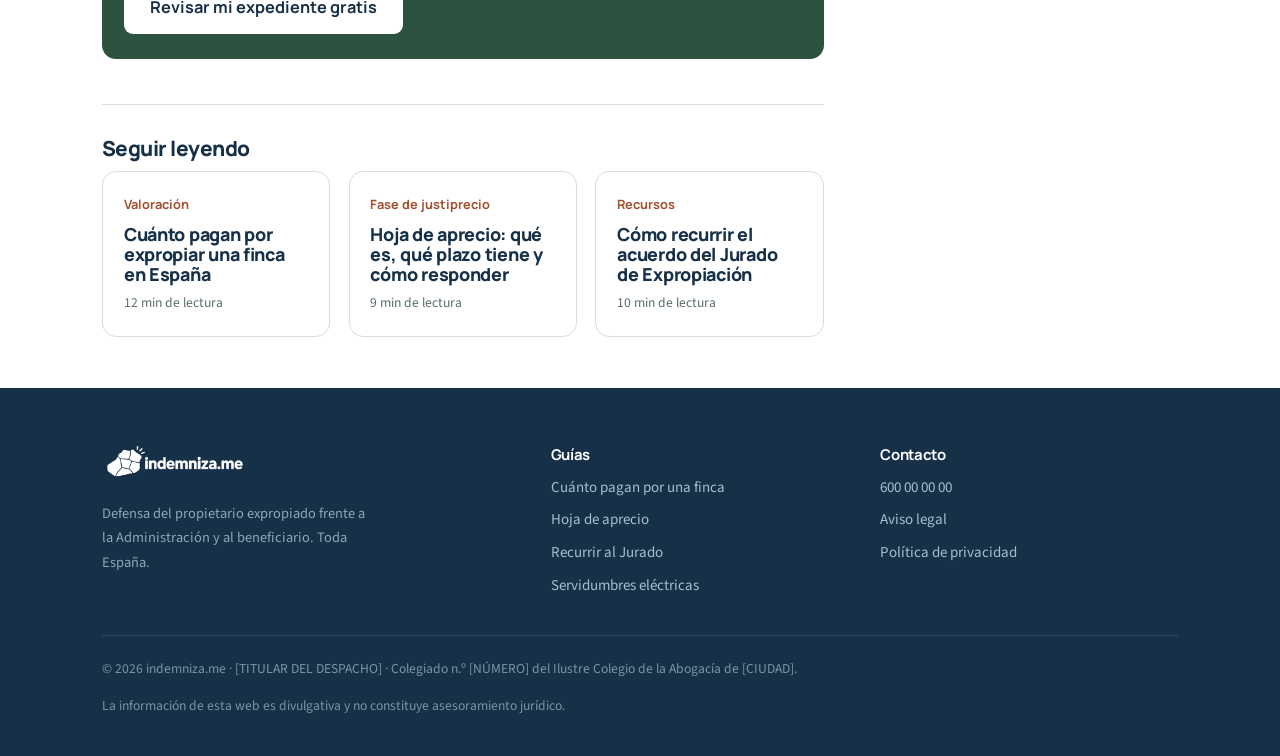
<file: blog/acta-previa-ocupacion/index.html>
<!DOCTYPE html>
<html lang="es">
<head>
<meta charset="utf-8">
<meta name="viewport" content="width=device-width,initial-scale=1,viewport-fit=cover">
<title>Acta previa de ocupación: qué firmar y qué hacer constar</title>
<meta name="description" content="Le han citado en la finca para levantar el acta previa de ocupación. Lo que se recoja ese día condiciona toda la valoración posterior. Qué llevar, qué revisar y por qué conviene ir con perito.">
<link rel="canonical" href="https://indemniza.me/blog/acta-previa-ocupacion/">
<meta name="robots" content="index,follow,max-image-preview:large">
<meta name="theme-color" content="#3B6F56">
<meta property="og:type" content="article">
<meta property="og:locale" content="es_ES">
<meta property="og:site_name" content="indemniza.me">
<meta property="og:title" content="Acta previa de ocupación: qué firmar y qué hacer constar">
<meta property="og:description" content="Le han citado en la finca para levantar el acta previa de ocupación. Lo que se recoja ese día condiciona toda la valoración posterior. Qué llevar, qué revisar y por qué conviene ir con perito.">
<meta property="og:url" content="https://indemniza.me/blog/acta-previa-ocupacion/">
<meta property="og:image" content="https://indemniza.me/assets/og.png">
<meta property="article:published_time" content="2026-02-20">
<meta name="twitter:card" content="summary_large_image">
<link rel="icon" href="/assets/favicon-32.png" sizes="32x32">
<link rel="apple-touch-icon" href="/assets/apple-touch-icon.png">
<link rel="preconnect" href="https://fonts.googleapis.com">
<link rel="preconnect" href="https://fonts.gstatic.com" crossorigin>
<link href="https://fonts.googleapis.com/css2?family=Manrope:wght@700;800&family=Source+Sans+3:ital,wght@0,400;0,600;0,700;1,400&display=swap" rel="stylesheet">
<link rel="stylesheet" href="/assets/css/site.css">
<script type="application/ld+json">
[
 {
  "@context": "https://schema.org",
  "@type": "Article",
  "@id": "https://indemniza.me/blog/acta-previa-ocupacion/#art",
  "headline": "Acta previa de ocupación: qué firmar y qué hacer constar",
  "description": "Le han citado en la finca para levantar el acta previa de ocupación. Lo que se recoja ese día condiciona toda la valoración posterior. Qué llevar, qué revisar y por qué conviene ir con perito.",
  "inLanguage": "es-ES",
  "datePublished": "2026-02-20",
  "dateModified": "2026-02-20",
  "articleSection": "Procedimiento de urgencia",
  "mainEntityOfPage": {
   "@type": "WebPage",
   "@id": "https://indemniza.me/blog/acta-previa-ocupacion/"
  },
  "author": {
   "@type": "Organization",
   "name": "indemniza.me",
   "url": "https://indemniza.me/"
  },
  "publisher": {
   "@type": "Organization",
   "name": "indemniza.me",
   "url": "https://indemniza.me/",
   "logo": {
    "@type": "ImageObject",
    "url": "https://indemniza.me/assets/logo.png"
   }
  }
 },
 {
  "@context": "https://schema.org",
  "@type": "FAQPage",
  "@id": "https://indemniza.me/blog/acta-previa-ocupacion/#faq",
  "mainEntity": [
   {
    "@type": "Question",
    "name": "¿Si firmo el acta previa pierdo el derecho a reclamar?",
    "acceptedAnswer": {
     "@type": "Answer",
     "text": "No. El acta previa describe el estado de la finca y permite la ocupación, pero no fija el justiprecio. La reclamación sobre la cantidad sigue abierta después."
    }
   },
   {
    "@type": "Question",
    "name": "¿Puedo ir acompañado de un perito?",
    "acceptedAnswer": {
     "@type": "Answer",
     "text": "Sí, y es muy recomendable. El perito de parte documenta el estado real de la finca y contrasta lo que anota el perito de la Administración."
    }
   },
   {
    "@type": "Question",
    "name": "¿Qué pasa si no me presento a la cita?",
    "acceptedAnswer": {
     "@type": "Answer",
     "text": "El acta se levanta igualmente sin su presencia, con lo que la descripción del estado de la finca quedará en manos de la parte contraria."
    }
   },
   {
    "@type": "Question",
    "name": "¿El depósito previo es el justiprecio?",
    "acceptedAnswer": {
     "@type": "Answer",
     "text": "No. El depósito previo y la indemnización por rápida ocupación son cantidades a cuenta que se descuentan del justiprecio definitivo cuando este se fije."
    }
   }
  ]
 },
 {
  "@context": "https://schema.org",
  "@type": "BreadcrumbList",
  "itemListElement": [
   {
    "@type": "ListItem",
    "position": 1,
    "name": "Inicio",
    "item": "https://indemniza.me/"
   },
   {
    "@type": "ListItem",
    "position": 2,
    "name": "Guías",
    "item": "https://indemniza.me/blog/"
   },
   {
    "@type": "ListItem",
    "position": 3,
    "name": "Acta previa de ocupación: qué firmar y qué hacer constar"
   }
  ]
 }
]
</script>
</head>
<body>
<a class="skip" href="#contenido">Ir al contenido</a>

<div class="aviso">
  <div class="wrap">
    <span class="aviso__b">Revisión inicial de su expediente sin coste · Toda España</span>
    <a href="tel:+34600000000">Llámenos: 600 00 00 00</a>
  </div>
</div>

<header class="hd">
  <div class="wrap hd__in">
    <a class="hd__logo" href="/" aria-label="indemniza.me, inicio"><img src="/assets/logo.png" alt="indemniza.me" width="177" height="50"></a>
    <nav class="hd__nav" aria-label="Principal">
      <a href="/#situaciones">Su caso</a>
      <a href="/#servicios">Servicios</a>
      <a href="/#proceso">Proceso</a>
      <a href="/#honorarios">Honorarios</a>
      <a href="/blog/">Guías</a>
    </nav>
    <a class="btn btn--pri btn--sm hd__cta" href="/#revision">Revisar mi expediente</a>
  </div>
</header>

<main id="contenido" class="art">
  <div class="wrap art__grid">
    <article>
      <nav class="mig" aria-label="Ruta"><a href="/">Inicio</a> · <a href="/blog/">Guías</a> · Procedimiento de urgencia</nav>
      <h1>Acta previa de ocupación: qué firmar y qué hacer constar</h1>
      <div class="art__meta">Procedimiento de urgencia · 8 min de lectura · Actualizado en febrero de 2026</div>

      <div class="prosa">

<p class="lead">Ha recibido una citación para un día y una hora concretos en su finca. Es el acta previa de ocupación, y es el trámite que más gente afronta sin saber lo que se juega en él.</p>

<h2 id="que-es">Qué es y por qué le citan</h2>
<p>Cuando una obra se declara urgente, la ley permite invertir el orden natural del procedimiento: la Administración puede <strong>ocupar el terreno antes de haber fijado y pagado el justiprecio</strong>. A cambio, se establecen garantías para el propietario, y una de ellas es el acta previa.</p>
<p>El acta previa de ocupación es un documento levantado sobre el terreno, con presencia de la Administración, del beneficiario, de un perito y del propietario, en el que <strong>se describe el estado de la finca en ese momento</strong>: superficie, cultivos, arbolado, construcciones, instalaciones, accesos y cuanto exista en ella.</p>

<h2 id="importa">Por qué importa tanto</h2>
<p>Porque una vez ocupada la finca, ya no se puede comprobar cómo estaba. El acta se convierte en <strong>la fotografía oficial de lo que había</strong>, y sobre esa fotografía se valorará todo después.</p>
<div class="aviso-box">
  <p><strong>Lo que no conste en el acta será muy difícil de cobrar.</strong> Si tenía cuarenta olivos y en el acta figuran veintiocho, discutir esos doce árboles un año más tarde, con la obra ya ejecutada, es una batalla cuesta arriba. Ese día es la única oportunidad real de dejar constancia.</p>
</div>

<h2 id="que-llevar">Qué llevar el día de la cita</h2>
<ul>
  <li><strong>Documentación de la finca</strong>: nota simple registral, referencia catastral, escrituras.</li>
  <li><strong>Acreditación de la actividad</strong>: declaraciones de la PAC, contratos de arrendamiento, facturas de riego, abonado, poda o recolección, partes de cosecha.</li>
  <li><strong>Fotografías propias fechadas</strong> del estado de la finca, tomadas antes de la cita. El móvil registra fecha y ubicación.</li>
  <li><strong>Un perito de su parte</strong>, si el caso lo justifica. Es la mejor inversión de todo el expediente.</li>
  <li><strong>Un acompañante</strong> que tome notas mientras usted atiende.</li>
</ul>

<h2 id="que-hacer-constar">Qué hacer constar sí o sí</h2>
<p>Tiene derecho a que se recojan en el acta sus manifestaciones. Aprovéchelo y sea exhaustivo:</p>
<ul>
  <li><strong>La superficie real afectada</strong>, si no coincide con la que figura en la relación de bienes y derechos.</li>
  <li><strong>El número exacto de árboles por especie, edad y estado productivo.</strong> Cuéntelos antes de la cita.</li>
  <li><strong>Todas las instalaciones</strong>: pozos, sondeos, balsas, tuberías de riego, vallados, casetas, líneas de suministro, caminos interiores.</li>
  <li><strong>El sistema de riego</strong>, si lo hay, y su alcance sobre la parte afectada.</li>
  <li><strong>Cómo queda la finca resto</strong>: si se divide en trozos, si pierde el acceso, si queda una punta inservible para maquinaria.</li>
  <li><strong>Las ocupaciones temporales previstas</strong> y su superficie.</li>
  <li><strong>Cualquier discrepancia</strong> con lo que el perito de la Administración esté anotando.</li>
</ul>

<h2 id="firmar">¿Hay que firmar el acta?</h2>
<p>Puede firmarla haciendo constar previamente todas las manifestaciones y discrepancias que considere. Firmar no supone aceptar la valoración ni renunciar a nada: el acta describe el estado de la finca, no fija el justiprecio.</p>
<p>Lo que no conviene es firmar en blanco, con prisa o sin leer lo que se ha escrito. Tómese el tiempo de revisar el contenido antes de estampar la firma, y si algo no está recogido, pida que se añada.</p>
<p>Si se niega a firmar, el acta se levanta igualmente y se hace constar su negativa. En general resulta más útil firmar dejando constancia detallada de sus objeciones que negarse sin más.</p>

<h2 id="despues">Qué viene después</h2>
<p>Tras el acta previa se fija una hoja de depósito previo y una indemnización por rápida ocupación, que son cantidades a cuenta, no el justiprecio. A partir de ahí la Administración puede ocupar el terreno y comenzar la obra.</p>
<p>El expediente de justiprecio sigue su curso: llegará el requerimiento para que presente su <a href="/blog/hoja-de-aprecio-expropiacion/">hoja de aprecio</a> y, si no hay acuerdo, resolverá el Jurado de Expropiación. Que le hayan ocupado la finca no significa que el precio esté cerrado; la discusión sobre cuánto le corresponde sigue abierta.</p>


        <div class="aviso-box">
          <p><strong>Aviso.</strong> Esta guía es divulgativa y describe el régimen general. Cada expediente depende del tipo de suelo, de la Administración actuante y del criterio del órgano que resuelva. No sustituye al análisis de su caso concreto.</p>
        </div>
      </div>

      <div class="cta-art">
        <h3>¿Quiere saber qué margen tiene su caso?</h3>
        <p>Suba la notificación que ha recibido y un abogado le dice en qué fase está, qué plazos tiene corriendo y si merece la pena reclamar. Sin coste y sin compromiso.</p>
        <a class="btn btn--claro" href="/#revision">Revisar mi expediente gratis</a>
      </div>

      <section class="rel">
        <h2 style="font-size:1.3rem">Seguir leyendo</h2>
        <div class="posts">
          <a class="post" href="/blog/cuanto-pagan-por-expropiar-una-finca/">
            <div class="post__cat">Valoración</div>
            <h3>Cuánto pagan por expropiar una finca en España</h3>
            <div class="post__meta">12 min de lectura</div>
          </a>
          <a class="post" href="/blog/hoja-de-aprecio-expropiacion/">
            <div class="post__cat">Fase de justiprecio</div>
            <h3>Hoja de aprecio: qué es, qué plazo tiene y cómo responder</h3>
            <div class="post__meta">9 min de lectura</div>
          </a>
          <a class="post" href="/blog/recurrir-acuerdo-jurado-expropiacion/">
            <div class="post__cat">Recursos</div>
            <h3>Cómo recurrir el acuerdo del Jurado de Expropiación</h3>
            <div class="post__meta">10 min de lectura</div>
          </a>
        </div>
      </section>
    </article>

    <aside class="aside">
      <div class="aside__box">
        <h4>En esta guía</h4>
        <ul class="toc">
          <li><a href="#que-es">Qué es y por qué le citan</a></li>
          <li><a href="#importa">Por qué importa tanto</a></li>
          <li><a href="#que-llevar">Qué llevar el día de la cita</a></li>
          <li><a href="#que-hacer-constar">Qué hacer constar sí o sí</a></li>
          <li><a href="#firmar">¿Hay que firmar?</a></li>
          <li><a href="#despues">Qué viene después</a></li>
        </ul>
      </div>
      <div class="aside__box" style="background:var(--verde-pale)">
        <h4>Revisión sin coste</h4>
        <p>Un abogado revisa su documentación y le llama. Si no hay recorrido, se lo decimos.</p>
        <a class="btn btn--verde btn--sm btn--full" href="/#revision">Enviar mi expediente</a>
        <p style="margin:.8rem 0 0;text-align:center;font-size:.9rem">o llame al <a href="tel:+34600000000">600 00 00 00</a></p>
      </div>
    </aside>
  </div>
</main>

<footer class="ft">
  <div class="wrap">
    <div class="ft__grid">
      <div>
        <img src="/assets/logo-blanco.png" alt="indemniza.me" width="141" height="40">
        <p>Defensa del propietario expropiado frente a la Administración y al beneficiario. Toda España.</p>
      </div>
      <div>
        <h4>Guías</h4>
        <ul>
          <li><a href="/blog/cuanto-pagan-por-expropiar-una-finca/">Cuánto pagan por una finca</a></li>
          <li><a href="/blog/hoja-de-aprecio-expropiacion/">Hoja de aprecio</a></li>
          <li><a href="/blog/recurrir-acuerdo-jurado-expropiacion/">Recurrir al Jurado</a></li>
          <li><a href="/blog/servidumbre-linea-alta-tension-indemnizacion/">Servidumbres eléctricas</a></li>
        </ul>
      </div>
      <div>
        <h4>Contacto</h4>
        <ul>
          <li><a href="tel:+34600000000">600 00 00 00</a></li>
          <li><a href="/aviso-legal/">Aviso legal</a></li>
          <li><a href="/politica-privacidad/">Política de privacidad</a></li>
        </ul>
      </div>
    </div>
    <div class="ft__bajo">
      <p>© <span id="anio">2026</span> indemniza.me · [TITULAR DEL DESPACHO] · Colegiado n.º [NÚMERO] del Ilustre Colegio de la Abogacía de [CIUDAD].</p>
      <p>La información de esta web es divulgativa y no constituye asesoramiento jurídico.</p>
    </div>
  </div>
</footer>

<nav class="movil" aria-label="Contacto rápido">
  <a href="tel:+34600000000"><svg viewBox="0 0 24 24" aria-hidden="true"><path d="M6.6 10.8a15.1 15.1 0 0 0 6.6 6.6l2.2-2.2c.3-.3.7-.4 1-.2 1.2.4 2.4.6 3.6.6.6 0 1 .4 1 1V20c0 .6-.4 1-1 1A17 17 0 0 1 3 4c0-.6.4-1 1-1h3.5c.6 0 1 .4 1 1 0 1.3.2 2.5.6 3.6.1.4 0 .7-.2 1l-2.3 2.2z"/></svg>Llamar</a>
  <a class="mv-pri" href="/#revision"><svg viewBox="0 0 24 24" aria-hidden="true"><path d="M14 2H6a2 2 0 0 0-2 2v16a2 2 0 0 0 2 2h12a2 2 0 0 0 2-2V8l-6-6zm-1 7V3.5L18.5 9H13z"/></svg>Revisar mi caso</a>
</nav>

<script src="/assets/js/site.js" defer></script>
</body>
</html>
</file>
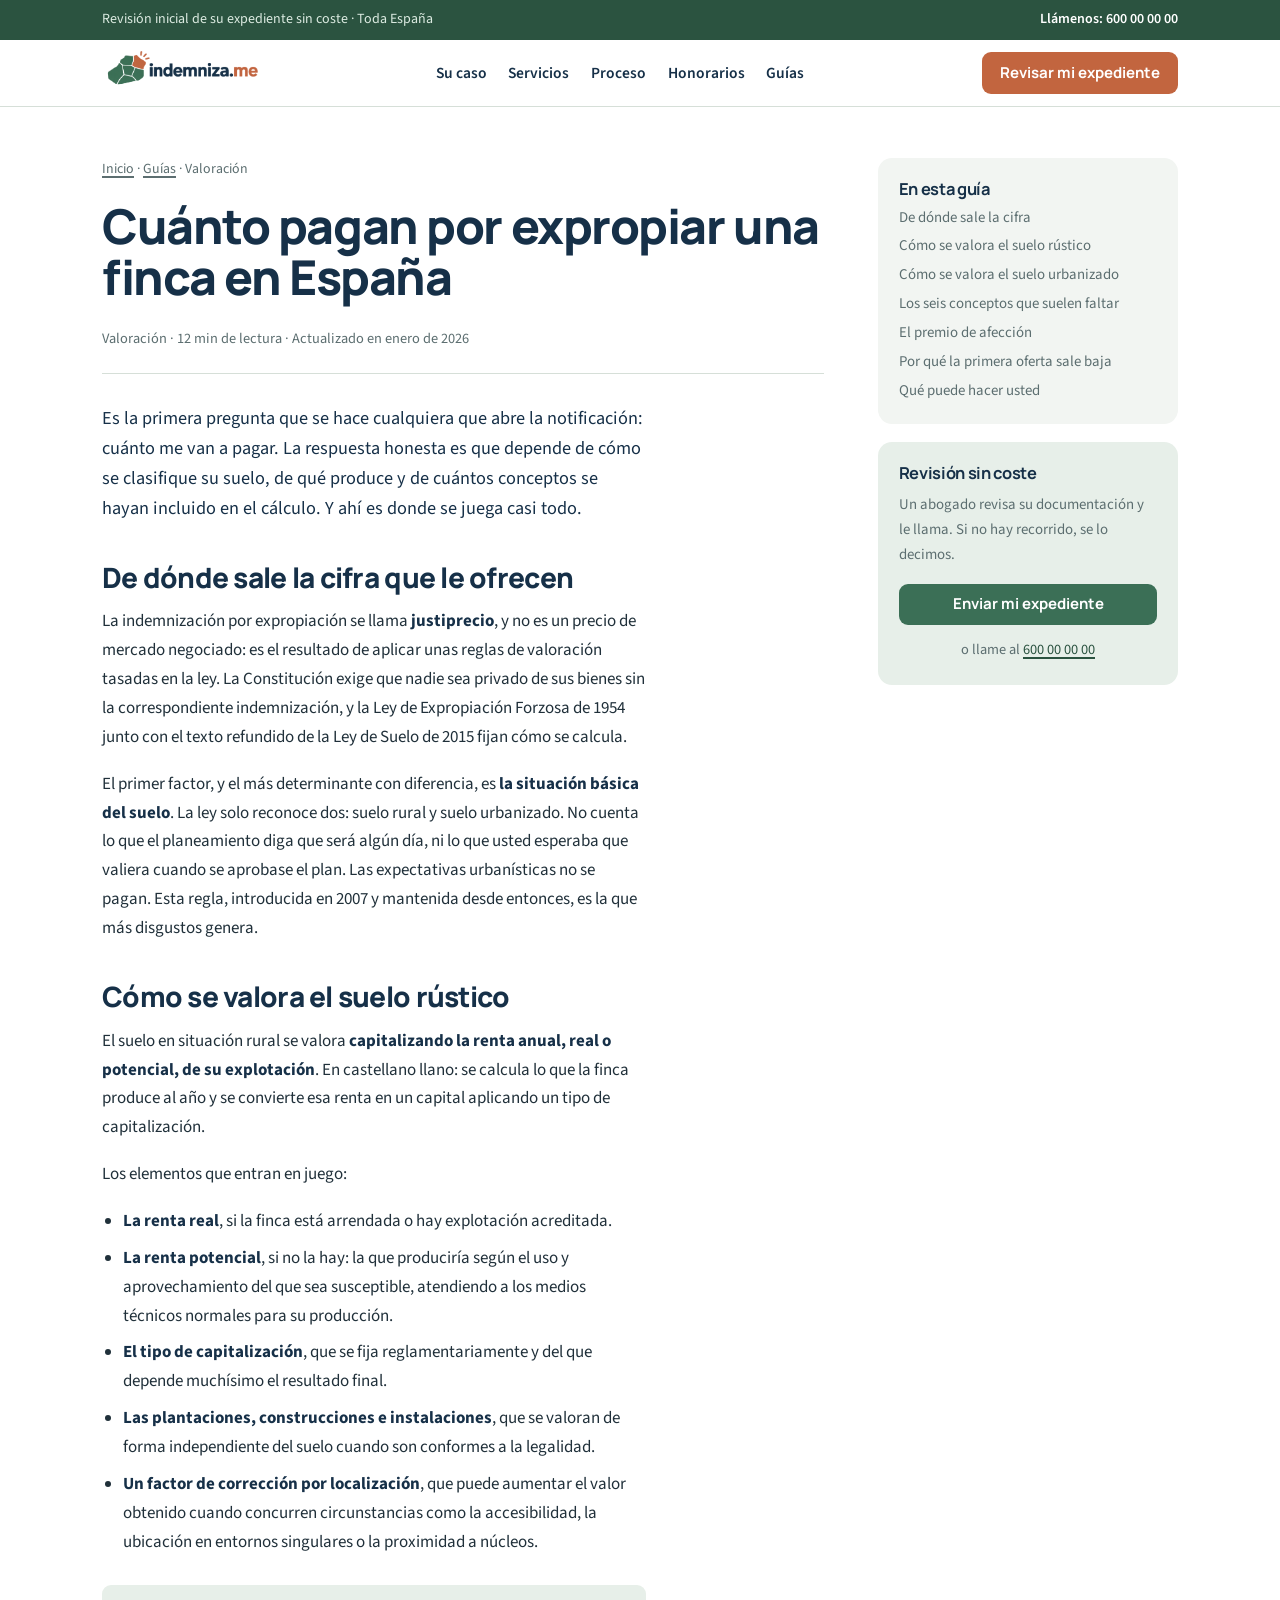
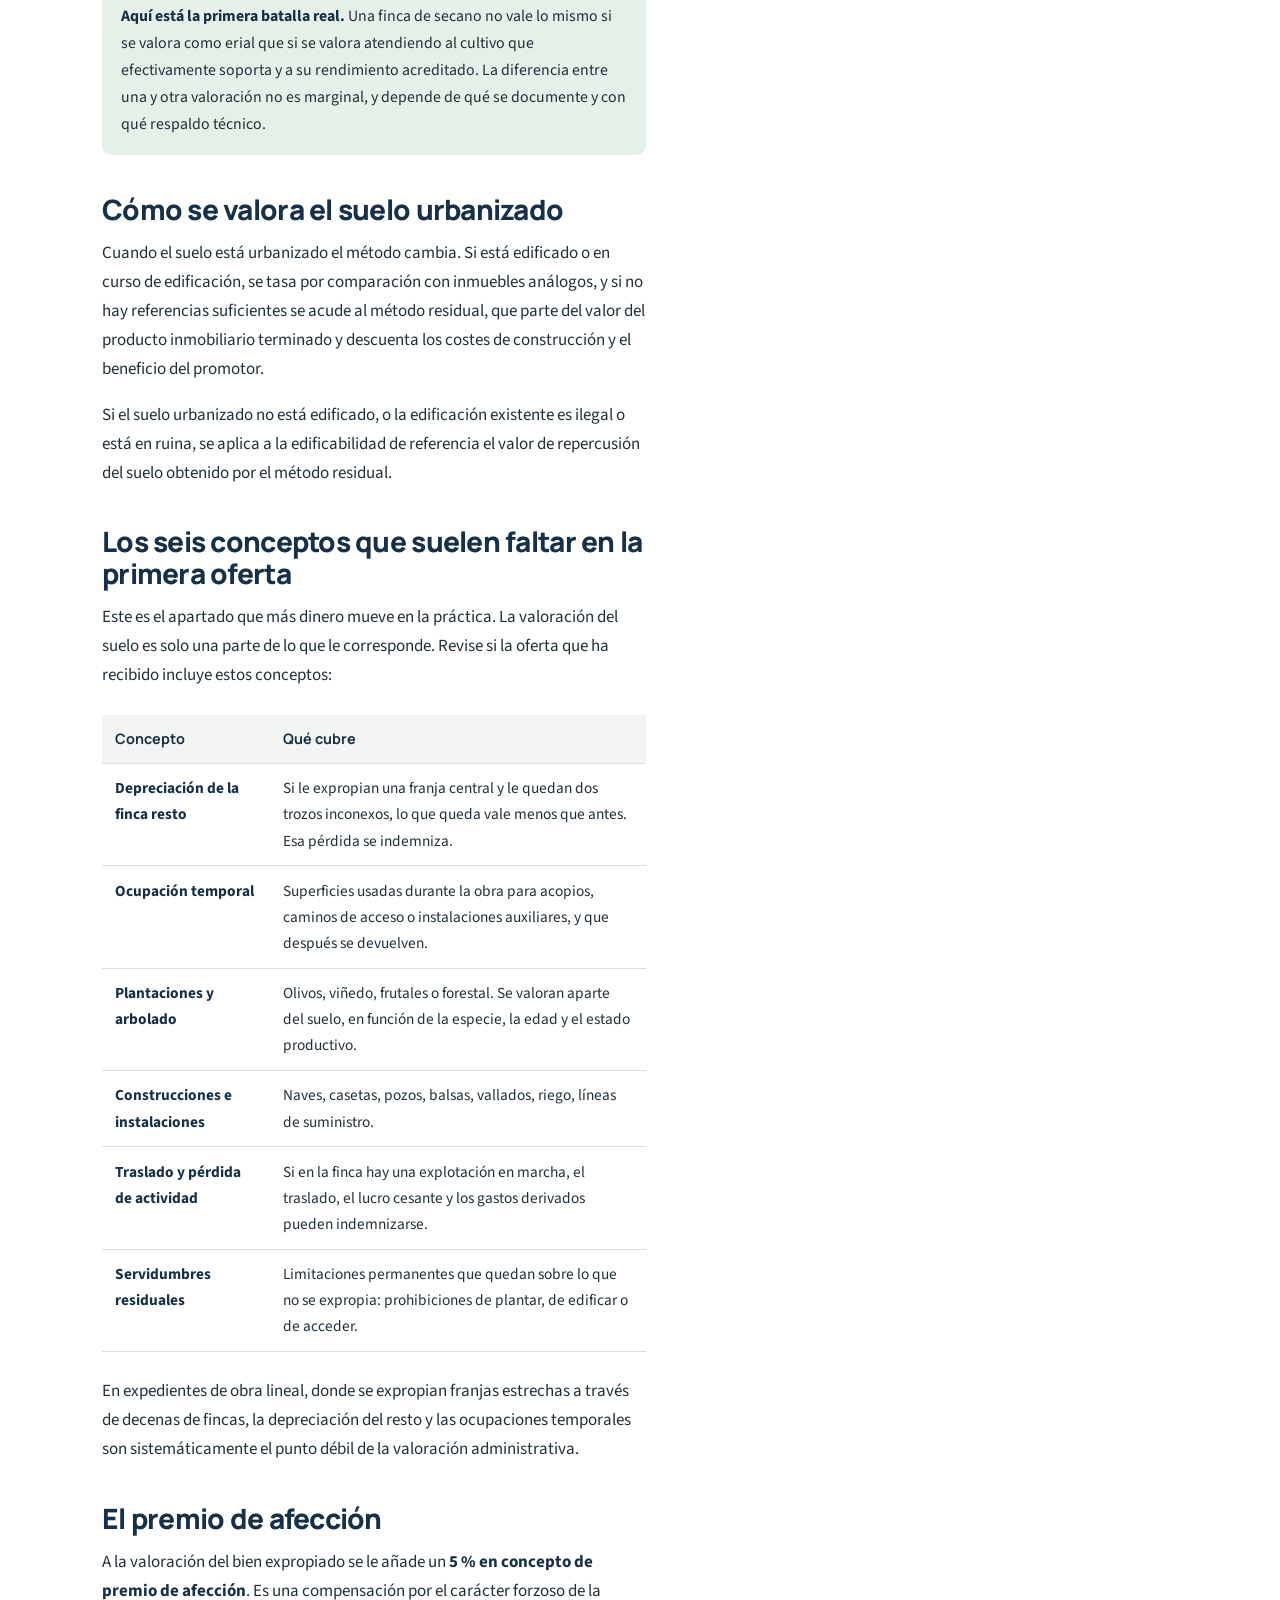
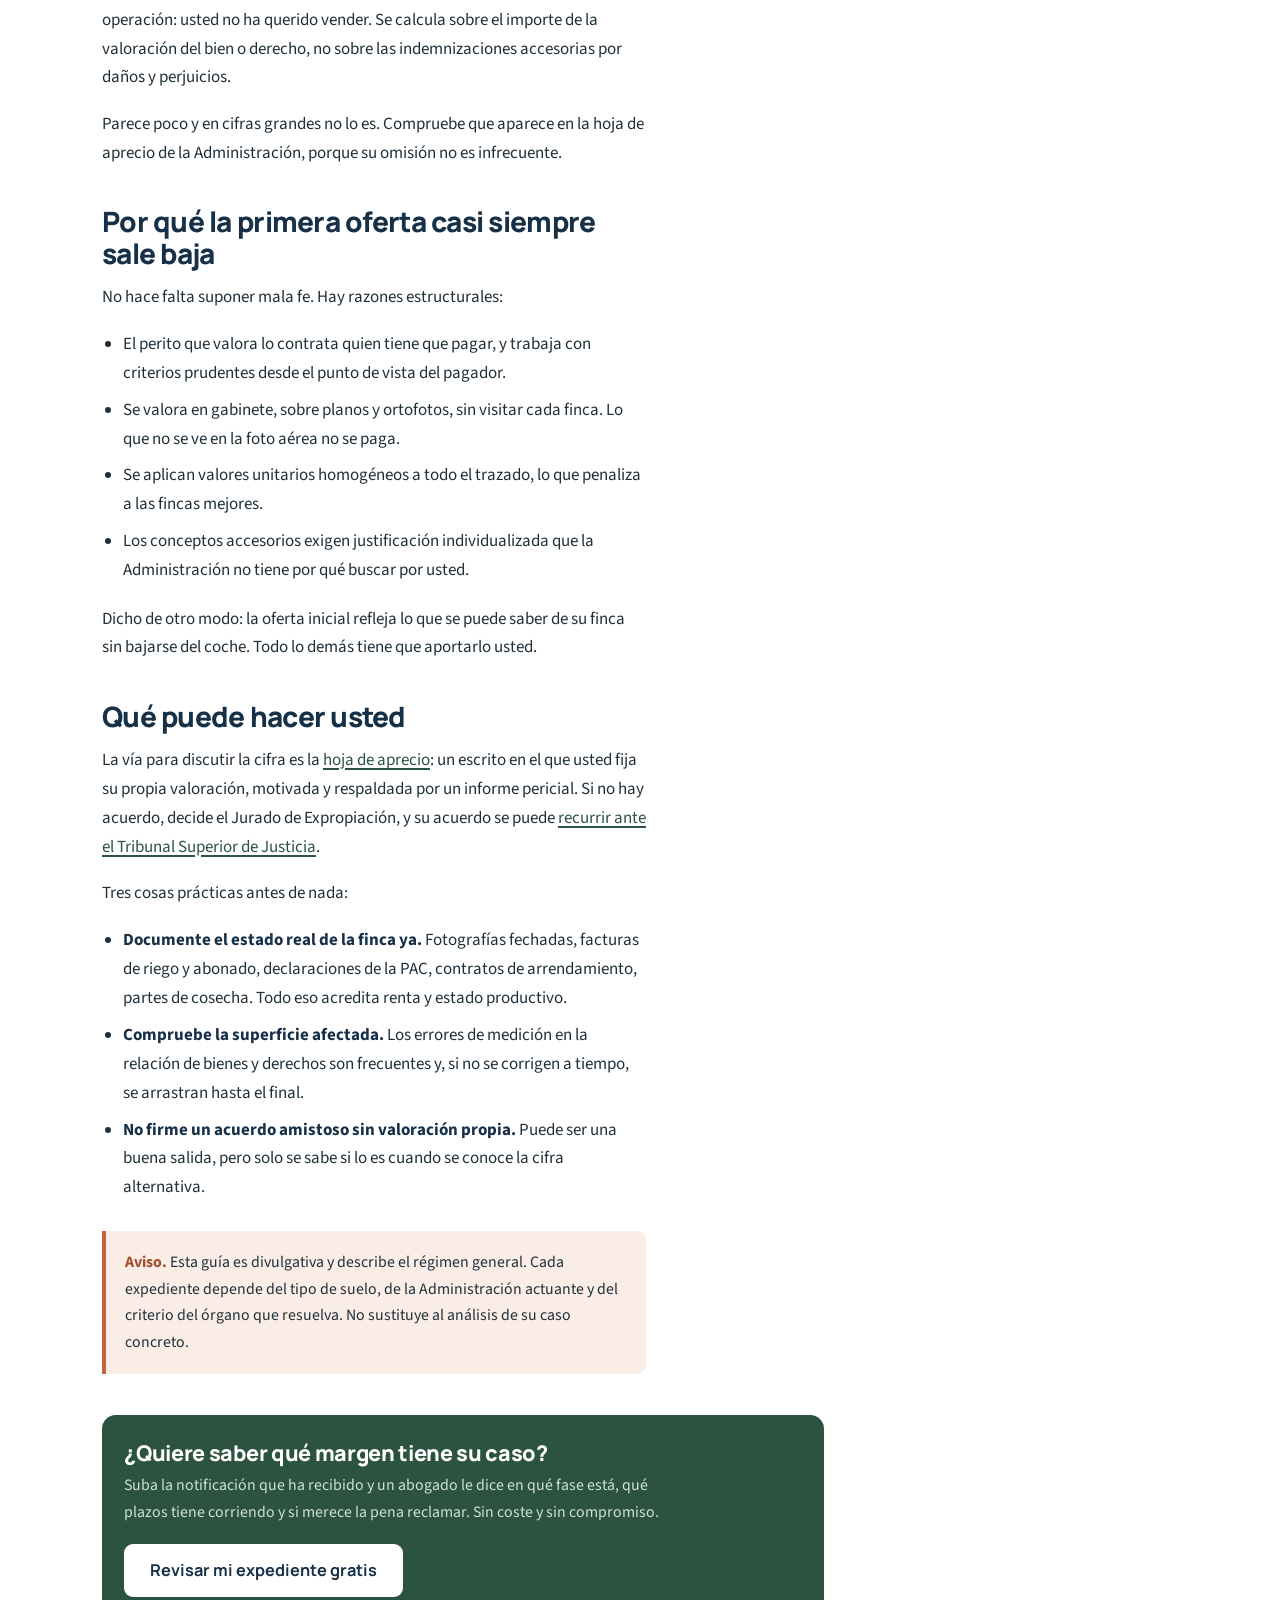
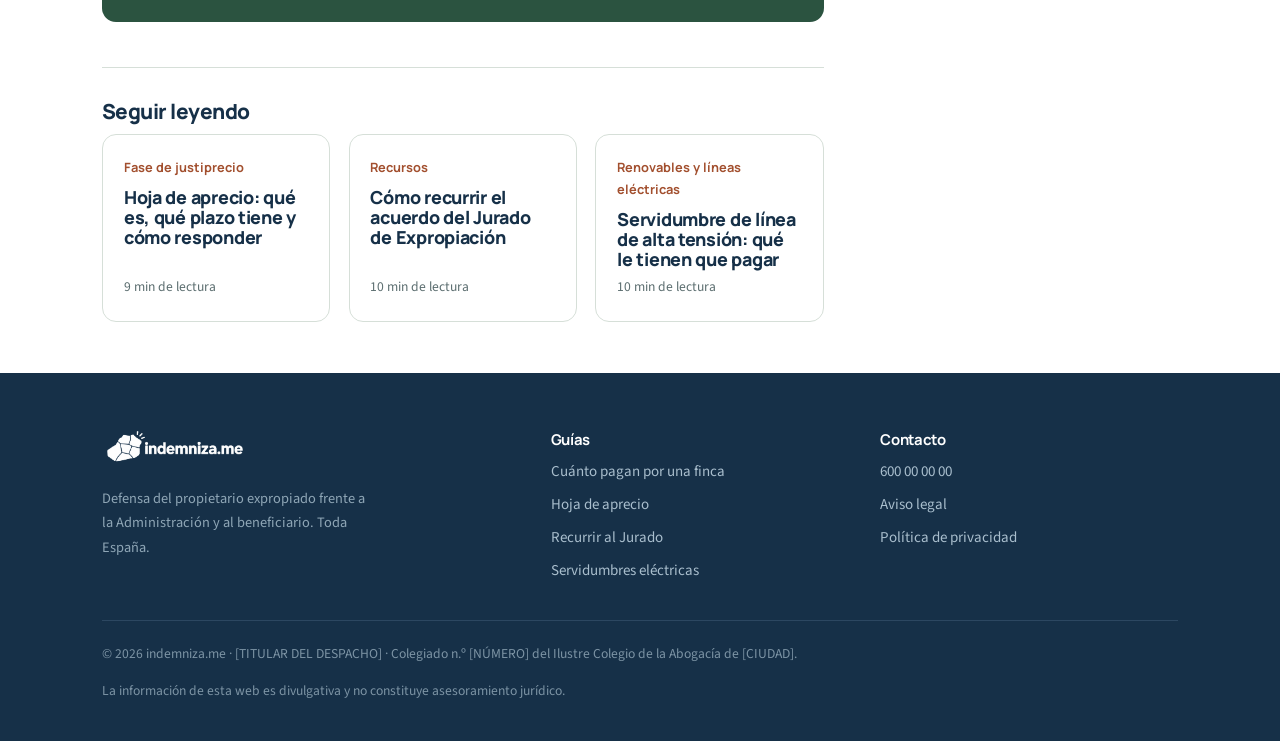
<file: blog/cuanto-pagan-por-expropiar-una-finca/index.html>
<!DOCTYPE html>
<html lang="es">
<head>
<meta charset="utf-8">
<meta name="viewport" content="width=device-width,initial-scale=1,viewport-fit=cover">
<title>Cuánto pagan por expropiar una finca | Guía de valoración 2026</title>
<meta name="description" content="De dónde sale la cifra que le ofrecen por su finca, cómo se valora el suelo rústico y el urbanizado, y qué conceptos suelen faltar en la primera oferta de la Administración.">
<link rel="canonical" href="https://indemniza.me/blog/cuanto-pagan-por-expropiar-una-finca/">
<meta name="robots" content="index,follow,max-image-preview:large">
<meta name="theme-color" content="#3B6F56">
<meta property="og:type" content="article">
<meta property="og:locale" content="es_ES">
<meta property="og:site_name" content="indemniza.me">
<meta property="og:title" content="Cuánto pagan por expropiar una finca en España">
<meta property="og:description" content="De dónde sale la cifra que le ofrecen por su finca, cómo se valora el suelo rústico y el urbanizado, y qué conceptos suelen faltar en la primera oferta de la Administración.">
<meta property="og:url" content="https://indemniza.me/blog/cuanto-pagan-por-expropiar-una-finca/">
<meta property="og:image" content="https://indemniza.me/assets/og.png">
<meta property="article:published_time" content="2026-01-15">
<meta name="twitter:card" content="summary_large_image">
<link rel="icon" href="/assets/favicon-32.png" sizes="32x32">
<link rel="apple-touch-icon" href="/assets/apple-touch-icon.png">
<link rel="preconnect" href="https://fonts.googleapis.com">
<link rel="preconnect" href="https://fonts.gstatic.com" crossorigin>
<link href="https://fonts.googleapis.com/css2?family=Manrope:wght@700;800&family=Source+Sans+3:ital,wght@0,400;0,600;0,700;1,400&display=swap" rel="stylesheet">
<link rel="stylesheet" href="/assets/css/site.css">
<script type="application/ld+json">
[
 {
  "@context": "https://schema.org",
  "@type": "Article",
  "@id": "https://indemniza.me/blog/cuanto-pagan-por-expropiar-una-finca/#art",
  "headline": "Cuánto pagan por expropiar una finca en España",
  "description": "De dónde sale la cifra que le ofrecen por su finca, cómo se valora el suelo rústico y el urbanizado, y qué conceptos suelen faltar en la primera oferta de la Administración.",
  "inLanguage": "es-ES",
  "datePublished": "2026-01-15",
  "dateModified": "2026-01-15",
  "articleSection": "Valoración",
  "mainEntityOfPage": {
   "@type": "WebPage",
   "@id": "https://indemniza.me/blog/cuanto-pagan-por-expropiar-una-finca/"
  },
  "author": {
   "@type": "Organization",
   "name": "indemniza.me",
   "url": "https://indemniza.me/"
  },
  "publisher": {
   "@type": "Organization",
   "name": "indemniza.me",
   "url": "https://indemniza.me/",
   "logo": {
    "@type": "ImageObject",
    "url": "https://indemniza.me/assets/logo.png"
   }
  }
 },
 {
  "@context": "https://schema.org",
  "@type": "FAQPage",
  "@id": "https://indemniza.me/blog/cuanto-pagan-por-expropiar-una-finca/#faq",
  "mainEntity": [
   {
    "@type": "Question",
    "name": "¿Se paga el valor de mercado de la finca?",
    "acceptedAnswer": {
     "@type": "Answer",
     "text": "No exactamente. El justiprecio se calcula aplicando las reglas legales de valoración, que para el suelo rural parten de la capitalización de la renta de la explotación, no del precio al que se vendería la finca en el mercado."
    }
   },
   {
    "@type": "Question",
    "name": "¿Se pagan las expectativas urbanísticas?",
    "acceptedAnswer": {
     "@type": "Answer",
     "text": "No. La ley excluye expresamente del cálculo las expectativas derivadas de la asignación de edificabilidades o usos por el planeamiento que no hayan sido aún realizados."
    }
   },
   {
    "@type": "Question",
    "name": "¿Qué es el premio de afección?",
    "acceptedAnswer": {
     "@type": "Answer",
     "text": "Es un 5 % adicional que se suma a la valoración del bien expropiado como compensación por el carácter forzoso de la operación."
    }
   },
   {
    "@type": "Question",
    "name": "¿Me pagan por la parte de finca que no me expropian?",
    "acceptedAnswer": {
     "@type": "Answer",
     "text": "Si la parte que queda pierde valor por el hecho de la expropiación (por ejemplo, porque queda dividida o sin acceso), esa depreciación es indemnizable y debe reclamarse expresamente."
    }
   }
  ]
 },
 {
  "@context": "https://schema.org",
  "@type": "BreadcrumbList",
  "itemListElement": [
   {
    "@type": "ListItem",
    "position": 1,
    "name": "Inicio",
    "item": "https://indemniza.me/"
   },
   {
    "@type": "ListItem",
    "position": 2,
    "name": "Guías",
    "item": "https://indemniza.me/blog/"
   },
   {
    "@type": "ListItem",
    "position": 3,
    "name": "Cuánto pagan por expropiar una finca en España"
   }
  ]
 }
]
</script>
</head>
<body>
<a class="skip" href="#contenido">Ir al contenido</a>

<div class="aviso">
  <div class="wrap">
    <span class="aviso__b">Revisión inicial de su expediente sin coste · Toda España</span>
    <a href="tel:+34600000000">Llámenos: 600 00 00 00</a>
  </div>
</div>

<header class="hd">
  <div class="wrap hd__in">
    <a class="hd__logo" href="/" aria-label="indemniza.me, inicio"><img src="/assets/logo.png" alt="indemniza.me" width="177" height="50"></a>
    <nav class="hd__nav" aria-label="Principal">
      <a href="/#situaciones">Su caso</a>
      <a href="/#servicios">Servicios</a>
      <a href="/#proceso">Proceso</a>
      <a href="/#honorarios">Honorarios</a>
      <a href="/blog/">Guías</a>
    </nav>
    <a class="btn btn--pri btn--sm hd__cta" href="/#revision">Revisar mi expediente</a>
  </div>
</header>

<main id="contenido" class="art">
  <div class="wrap art__grid">
    <article>
      <nav class="mig" aria-label="Ruta"><a href="/">Inicio</a> · <a href="/blog/">Guías</a> · Valoración</nav>
      <h1>Cuánto pagan por expropiar una finca en España</h1>
      <div class="art__meta">Valoración · 12 min de lectura · Actualizado en enero de 2026</div>

      <div class="prosa">

<p class="lead">Es la primera pregunta que se hace cualquiera que abre la notificación: cuánto me van a pagar. La respuesta honesta es que depende de cómo se clasifique su suelo, de qué produce y de cuántos conceptos se hayan incluido en el cálculo. Y ahí es donde se juega casi todo.</p>

<h2 id="de-donde-sale">De dónde sale la cifra que le ofrecen</h2>
<p>La indemnización por expropiación se llama <strong>justiprecio</strong>, y no es un precio de mercado negociado: es el resultado de aplicar unas reglas de valoración tasadas en la ley. La Constitución exige que nadie sea privado de sus bienes sin la correspondiente indemnización, y la Ley de Expropiación Forzosa de 1954 junto con el texto refundido de la Ley de Suelo de 2015 fijan cómo se calcula.</p>
<p>El primer factor, y el más determinante con diferencia, es <strong>la situación básica del suelo</strong>. La ley solo reconoce dos: suelo rural y suelo urbanizado. No cuenta lo que el planeamiento diga que será algún día, ni lo que usted esperaba que valiera cuando se aprobase el plan. Las expectativas urbanísticas no se pagan. Esta regla, introducida en 2007 y mantenida desde entonces, es la que más disgustos genera.</p>

<h2 id="suelo-rustico">Cómo se valora el suelo rústico</h2>
<p>El suelo en situación rural se valora <strong>capitalizando la renta anual, real o potencial, de su explotación</strong>. En castellano llano: se calcula lo que la finca produce al año y se convierte esa renta en un capital aplicando un tipo de capitalización.</p>
<p>Los elementos que entran en juego:</p>
<ul>
  <li><strong>La renta real</strong>, si la finca está arrendada o hay explotación acreditada.</li>
  <li><strong>La renta potencial</strong>, si no la hay: la que produciría según el uso y aprovechamiento del que sea susceptible, atendiendo a los medios técnicos normales para su producción.</li>
  <li><strong>El tipo de capitalización</strong>, que se fija reglamentariamente y del que depende muchísimo el resultado final.</li>
  <li><strong>Las plantaciones, construcciones e instalaciones</strong>, que se valoran de forma independiente del suelo cuando son conformes a la legalidad.</li>
  <li><strong>Un factor de corrección por localización</strong>, que puede aumentar el valor obtenido cuando concurren circunstancias como la accesibilidad, la ubicación en entornos singulares o la proximidad a núcleos.</li>
</ul>
<div class="dato-box">
  <p><strong>Aquí está la primera batalla real.</strong> Una finca de secano no vale lo mismo si se valora como erial que si se valora atendiendo al cultivo que efectivamente soporta y a su rendimiento acreditado. La diferencia entre una y otra valoración no es marginal, y depende de qué se documente y con qué respaldo técnico.</p>
</div>

<h2 id="suelo-urbanizado">Cómo se valora el suelo urbanizado</h2>
<p>Cuando el suelo está urbanizado el método cambia. Si está edificado o en curso de edificación, se tasa por comparación con inmuebles análogos, y si no hay referencias suficientes se acude al método residual, que parte del valor del producto inmobiliario terminado y descuenta los costes de construcción y el beneficio del promotor.</p>
<p>Si el suelo urbanizado no está edificado, o la edificación existente es ilegal o está en ruina, se aplica a la edificabilidad de referencia el valor de repercusión del suelo obtenido por el método residual.</p>

<h2 id="que-falta">Los seis conceptos que suelen faltar en la primera oferta</h2>
<p>Este es el apartado que más dinero mueve en la práctica. La valoración del suelo es solo una parte de lo que le corresponde. Revise si la oferta que ha recibido incluye estos conceptos:</p>
<div class="tabla-wrap">
<table>
  <thead><tr><th>Concepto</th><th>Qué cubre</th></tr></thead>
  <tbody>
    <tr><td><strong>Depreciación de la finca resto</strong></td><td>Si le expropian una franja central y le quedan dos trozos inconexos, lo que queda vale menos que antes. Esa pérdida se indemniza.</td></tr>
    <tr><td><strong>Ocupación temporal</strong></td><td>Superficies usadas durante la obra para acopios, caminos de acceso o instalaciones auxiliares, y que después se devuelven.</td></tr>
    <tr><td><strong>Plantaciones y arbolado</strong></td><td>Olivos, viñedo, frutales o forestal. Se valoran aparte del suelo, en función de la especie, la edad y el estado productivo.</td></tr>
    <tr><td><strong>Construcciones e instalaciones</strong></td><td>Naves, casetas, pozos, balsas, vallados, riego, líneas de suministro.</td></tr>
    <tr><td><strong>Traslado y pérdida de actividad</strong></td><td>Si en la finca hay una explotación en marcha, el traslado, el lucro cesante y los gastos derivados pueden indemnizarse.</td></tr>
    <tr><td><strong>Servidumbres residuales</strong></td><td>Limitaciones permanentes que quedan sobre lo que no se expropia: prohibiciones de plantar, de edificar o de acceder.</td></tr>
  </tbody>
</table>
</div>
<p>En expedientes de obra lineal, donde se expropian franjas estrechas a través de decenas de fincas, la depreciación del resto y las ocupaciones temporales son sistemáticamente el punto débil de la valoración administrativa.</p>

<h2 id="premio">El premio de afección</h2>
<p>A la valoración del bien expropiado se le añade un <strong>5 % en concepto de premio de afección</strong>. Es una compensación por el carácter forzoso de la operación: usted no ha querido vender. Se calcula sobre el importe de la valoración del bien o derecho, no sobre las indemnizaciones accesorias por daños y perjuicios.</p>
<p>Parece poco y en cifras grandes no lo es. Compruebe que aparece en la hoja de aprecio de la Administración, porque su omisión no es infrecuente.</p>

<h2 id="por-que-baja">Por qué la primera oferta casi siempre sale baja</h2>
<p>No hace falta suponer mala fe. Hay razones estructurales:</p>
<ul>
  <li>El perito que valora lo contrata quien tiene que pagar, y trabaja con criterios prudentes desde el punto de vista del pagador.</li>
  <li>Se valora en gabinete, sobre planos y ortofotos, sin visitar cada finca. Lo que no se ve en la foto aérea no se paga.</li>
  <li>Se aplican valores unitarios homogéneos a todo el trazado, lo que penaliza a las fincas mejores.</li>
  <li>Los conceptos accesorios exigen justificación individualizada que la Administración no tiene por qué buscar por usted.</li>
</ul>
<p>Dicho de otro modo: la oferta inicial refleja lo que se puede saber de su finca sin bajarse del coche. Todo lo demás tiene que aportarlo usted.</p>

<h2 id="que-hacer">Qué puede hacer usted</h2>
<p>La vía para discutir la cifra es la <a href="/blog/hoja-de-aprecio-expropiacion/">hoja de aprecio</a>: un escrito en el que usted fija su propia valoración, motivada y respaldada por un informe pericial. Si no hay acuerdo, decide el Jurado de Expropiación, y su acuerdo se puede <a href="/blog/recurrir-acuerdo-jurado-expropiacion/">recurrir ante el Tribunal Superior de Justicia</a>.</p>
<p>Tres cosas prácticas antes de nada:</p>
<ul>
  <li><strong>Documente el estado real de la finca ya.</strong> Fotografías fechadas, facturas de riego y abonado, declaraciones de la PAC, contratos de arrendamiento, partes de cosecha. Todo eso acredita renta y estado productivo.</li>
  <li><strong>Compruebe la superficie afectada.</strong> Los errores de medición en la relación de bienes y derechos son frecuentes y, si no se corrigen a tiempo, se arrastran hasta el final.</li>
  <li><strong>No firme un acuerdo amistoso sin valoración propia.</strong> Puede ser una buena salida, pero solo se sabe si lo es cuando se conoce la cifra alternativa.</li>
</ul>


        <div class="aviso-box">
          <p><strong>Aviso.</strong> Esta guía es divulgativa y describe el régimen general. Cada expediente depende del tipo de suelo, de la Administración actuante y del criterio del órgano que resuelva. No sustituye al análisis de su caso concreto.</p>
        </div>
      </div>

      <div class="cta-art">
        <h3>¿Quiere saber qué margen tiene su caso?</h3>
        <p>Suba la notificación que ha recibido y un abogado le dice en qué fase está, qué plazos tiene corriendo y si merece la pena reclamar. Sin coste y sin compromiso.</p>
        <a class="btn btn--claro" href="/#revision">Revisar mi expediente gratis</a>
      </div>

      <section class="rel">
        <h2 style="font-size:1.3rem">Seguir leyendo</h2>
        <div class="posts">
          <a class="post" href="/blog/hoja-de-aprecio-expropiacion/">
            <div class="post__cat">Fase de justiprecio</div>
            <h3>Hoja de aprecio: qué es, qué plazo tiene y cómo responder</h3>
            <div class="post__meta">9 min de lectura</div>
          </a>
          <a class="post" href="/blog/recurrir-acuerdo-jurado-expropiacion/">
            <div class="post__cat">Recursos</div>
            <h3>Cómo recurrir el acuerdo del Jurado de Expropiación</h3>
            <div class="post__meta">10 min de lectura</div>
          </a>
          <a class="post" href="/blog/servidumbre-linea-alta-tension-indemnizacion/">
            <div class="post__cat">Renovables y líneas eléctricas</div>
            <h3>Servidumbre de línea de alta tensión: qué le tienen que pagar</h3>
            <div class="post__meta">10 min de lectura</div>
          </a>
        </div>
      </section>
    </article>

    <aside class="aside">
      <div class="aside__box">
        <h4>En esta guía</h4>
        <ul class="toc">
          <li><a href="#de-donde-sale">De dónde sale la cifra</a></li>
          <li><a href="#suelo-rustico">Cómo se valora el suelo rústico</a></li>
          <li><a href="#suelo-urbanizado">Cómo se valora el suelo urbanizado</a></li>
          <li><a href="#que-falta">Los seis conceptos que suelen faltar</a></li>
          <li><a href="#premio">El premio de afección</a></li>
          <li><a href="#por-que-baja">Por qué la primera oferta sale baja</a></li>
          <li><a href="#que-hacer">Qué puede hacer usted</a></li>
        </ul>
      </div>
      <div class="aside__box" style="background:var(--verde-pale)">
        <h4>Revisión sin coste</h4>
        <p>Un abogado revisa su documentación y le llama. Si no hay recorrido, se lo decimos.</p>
        <a class="btn btn--verde btn--sm btn--full" href="/#revision">Enviar mi expediente</a>
        <p style="margin:.8rem 0 0;text-align:center;font-size:.9rem">o llame al <a href="tel:+34600000000">600 00 00 00</a></p>
      </div>
    </aside>
  </div>
</main>

<footer class="ft">
  <div class="wrap">
    <div class="ft__grid">
      <div>
        <img src="/assets/logo-blanco.png" alt="indemniza.me" width="141" height="40">
        <p>Defensa del propietario expropiado frente a la Administración y al beneficiario. Toda España.</p>
      </div>
      <div>
        <h4>Guías</h4>
        <ul>
          <li><a href="/blog/cuanto-pagan-por-expropiar-una-finca/">Cuánto pagan por una finca</a></li>
          <li><a href="/blog/hoja-de-aprecio-expropiacion/">Hoja de aprecio</a></li>
          <li><a href="/blog/recurrir-acuerdo-jurado-expropiacion/">Recurrir al Jurado</a></li>
          <li><a href="/blog/servidumbre-linea-alta-tension-indemnizacion/">Servidumbres eléctricas</a></li>
        </ul>
      </div>
      <div>
        <h4>Contacto</h4>
        <ul>
          <li><a href="tel:+34600000000">600 00 00 00</a></li>
          <li><a href="/aviso-legal/">Aviso legal</a></li>
          <li><a href="/politica-privacidad/">Política de privacidad</a></li>
        </ul>
      </div>
    </div>
    <div class="ft__bajo">
      <p>© <span id="anio">2026</span> indemniza.me · [TITULAR DEL DESPACHO] · Colegiado n.º [NÚMERO] del Ilustre Colegio de la Abogacía de [CIUDAD].</p>
      <p>La información de esta web es divulgativa y no constituye asesoramiento jurídico.</p>
    </div>
  </div>
</footer>

<nav class="movil" aria-label="Contacto rápido">
  <a href="tel:+34600000000"><svg viewBox="0 0 24 24" aria-hidden="true"><path d="M6.6 10.8a15.1 15.1 0 0 0 6.6 6.6l2.2-2.2c.3-.3.7-.4 1-.2 1.2.4 2.4.6 3.6.6.6 0 1 .4 1 1V20c0 .6-.4 1-1 1A17 17 0 0 1 3 4c0-.6.4-1 1-1h3.5c.6 0 1 .4 1 1 0 1.3.2 2.5.6 3.6.1.4 0 .7-.2 1l-2.3 2.2z"/></svg>Llamar</a>
  <a class="mv-pri" href="/#revision"><svg viewBox="0 0 24 24" aria-hidden="true"><path d="M14 2H6a2 2 0 0 0-2 2v16a2 2 0 0 0 2 2h12a2 2 0 0 0 2-2V8l-6-6zm-1 7V3.5L18.5 9H13z"/></svg>Revisar mi caso</a>
</nav>

<script src="/assets/js/site.js" defer></script>
</body>
</html>
</file>
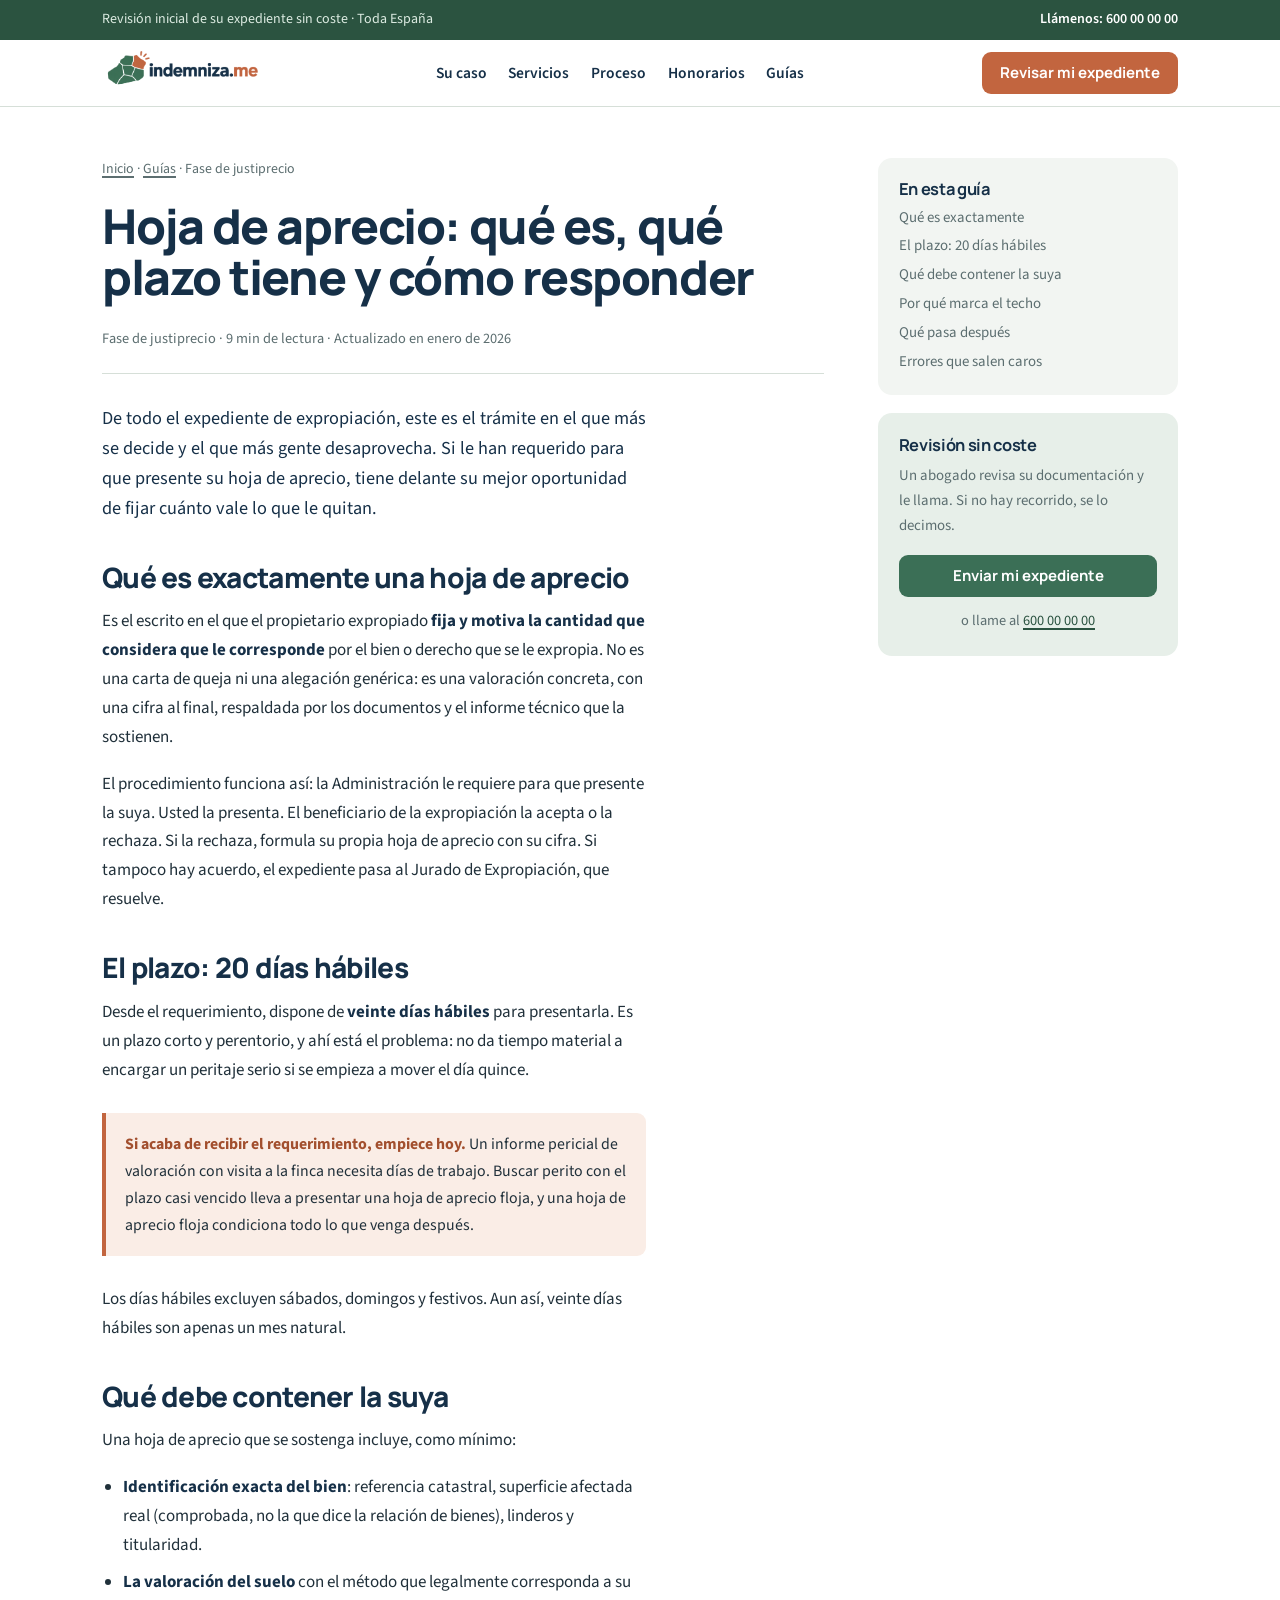
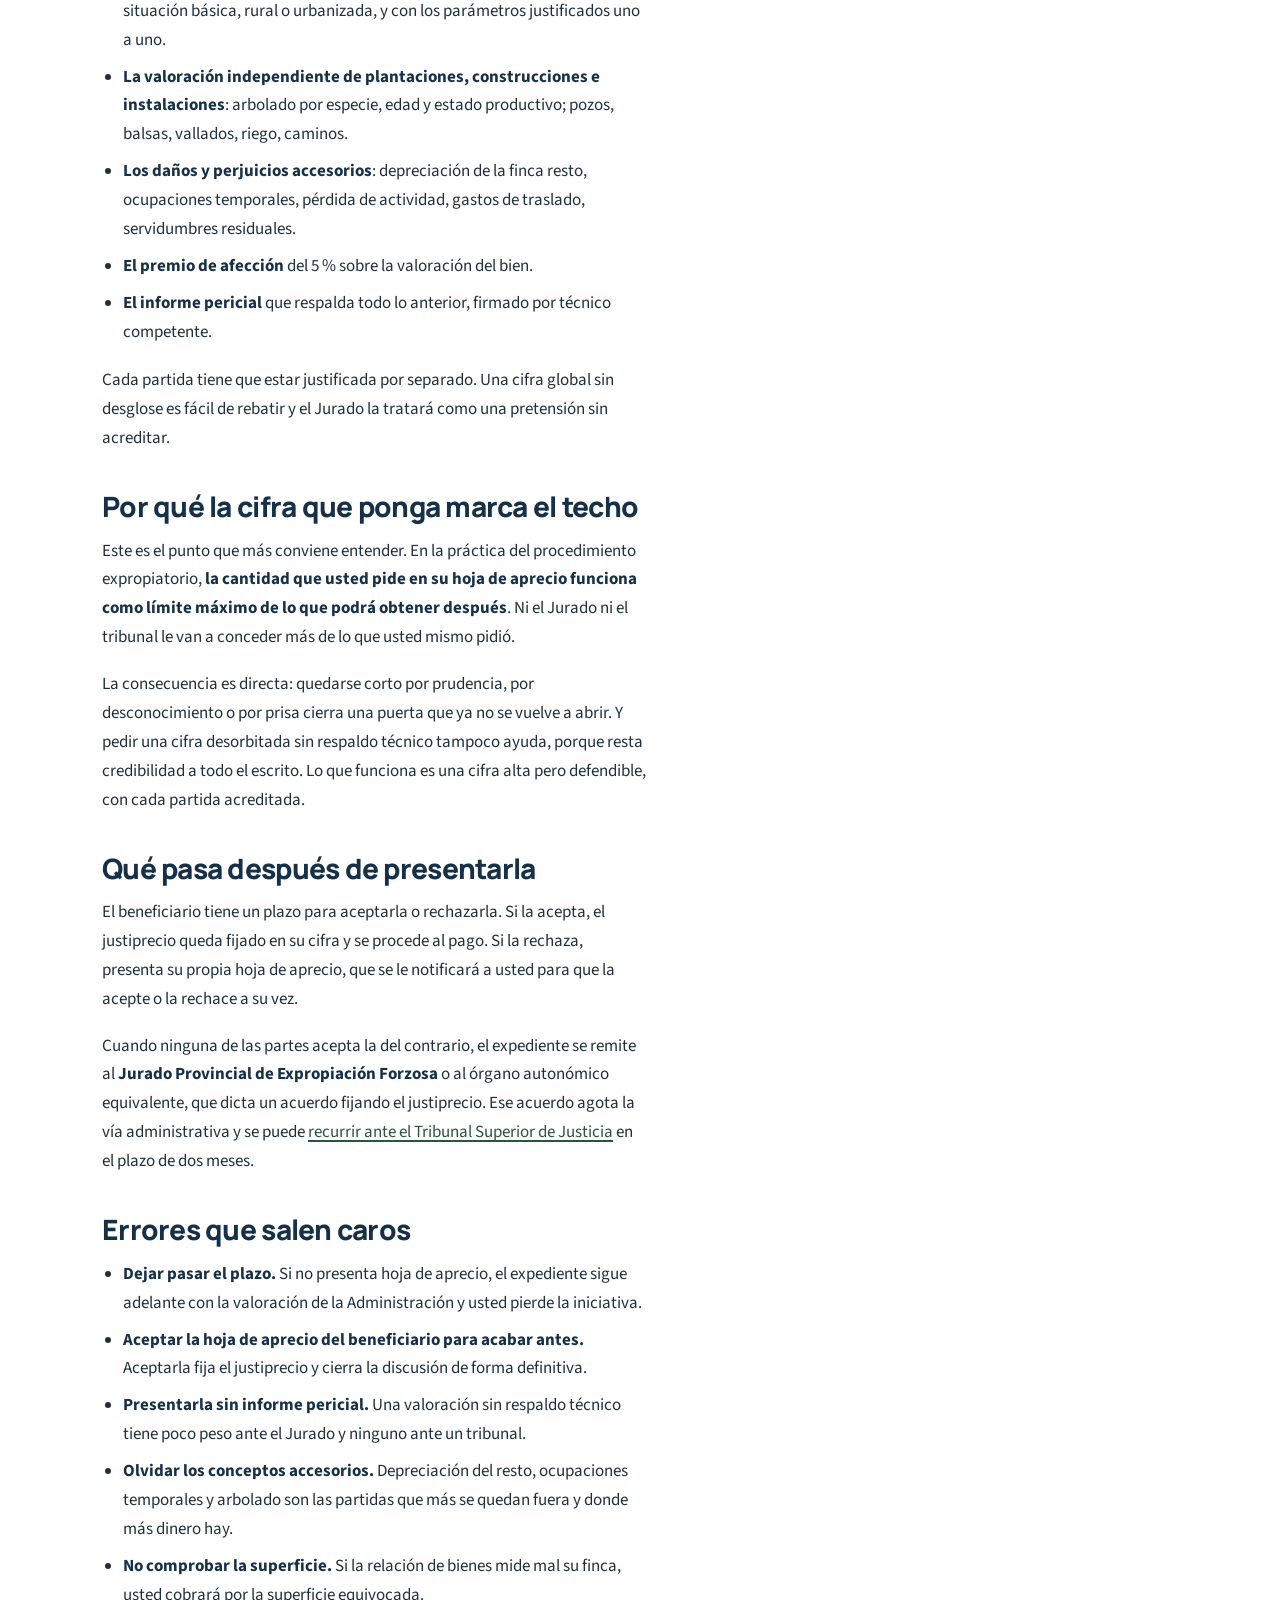
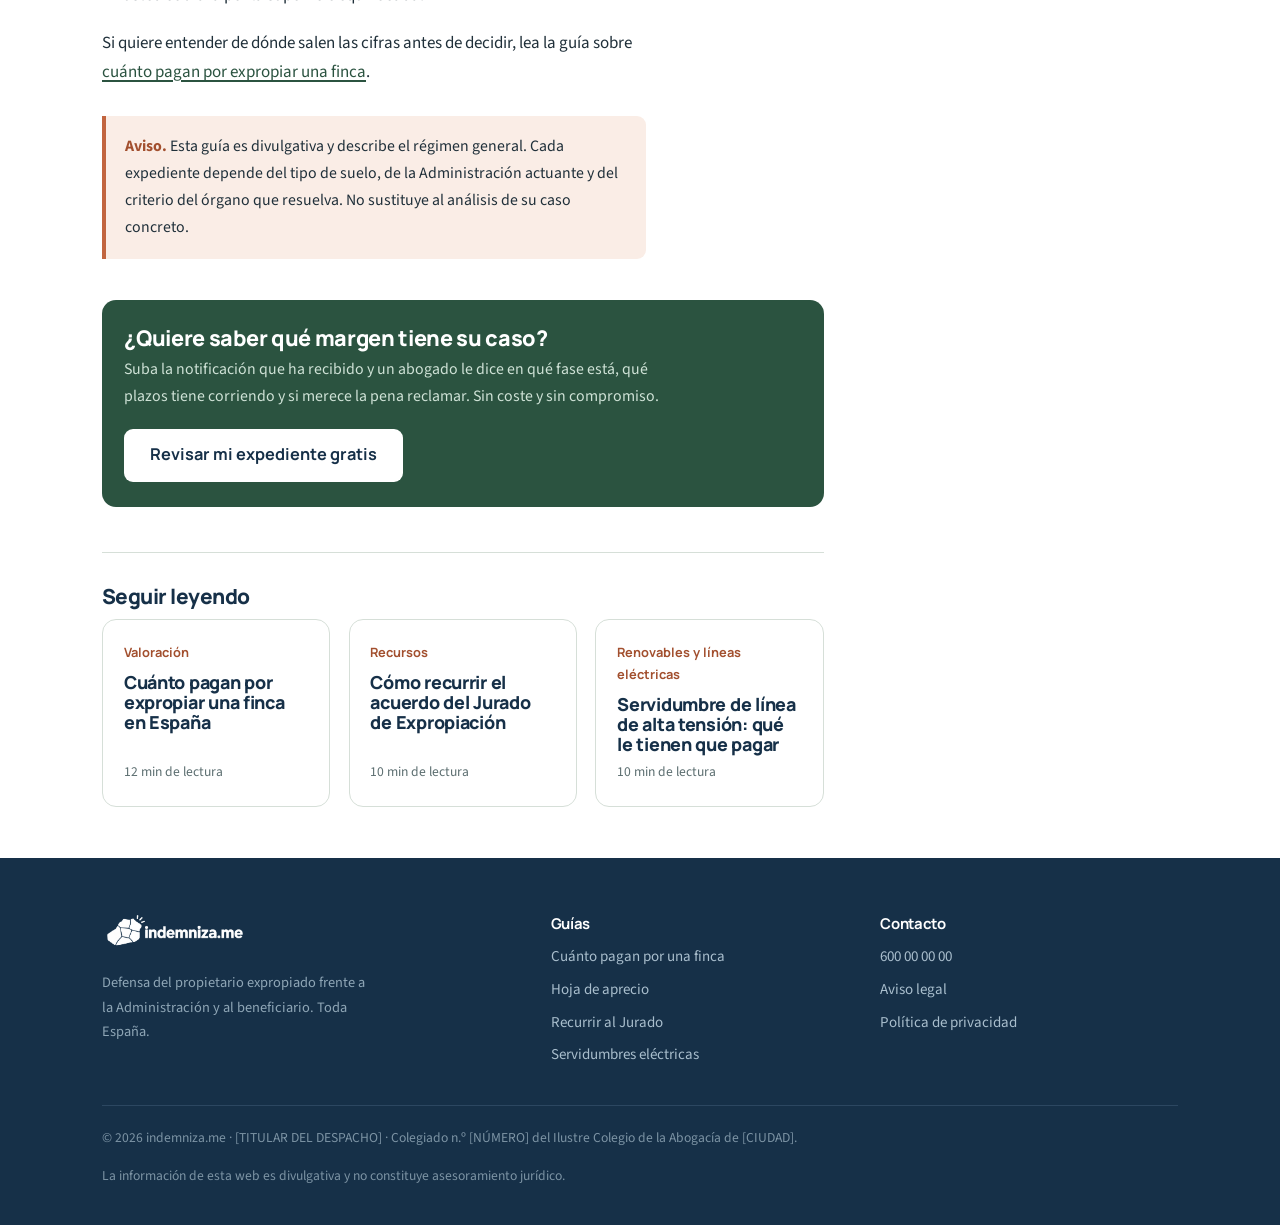
<file: blog/hoja-de-aprecio-expropiacion/index.html>
<!DOCTYPE html>
<html lang="es">
<head>
<meta charset="utf-8">
<meta name="viewport" content="width=device-width,initial-scale=1,viewport-fit=cover">
<title>Hoja de aprecio en expropiación: plazo de 20 días y cómo responder</title>
<meta name="description" content="La hoja de aprecio es el momento decisivo del expediente de expropiación. Qué debe contener la suya, qué plazo tiene para presentarla y por qué la cifra que ponga marca el techo de su reclamación.">
<link rel="canonical" href="https://indemniza.me/blog/hoja-de-aprecio-expropiacion/">
<meta name="robots" content="index,follow,max-image-preview:large">
<meta name="theme-color" content="#3B6F56">
<meta property="og:type" content="article">
<meta property="og:locale" content="es_ES">
<meta property="og:site_name" content="indemniza.me">
<meta property="og:title" content="Hoja de aprecio: qué es, qué plazo tiene y cómo responder">
<meta property="og:description" content="La hoja de aprecio es el momento decisivo del expediente de expropiación. Qué debe contener la suya, qué plazo tiene para presentarla y por qué la cifra que ponga marca el techo de su reclamación.">
<meta property="og:url" content="https://indemniza.me/blog/hoja-de-aprecio-expropiacion/">
<meta property="og:image" content="https://indemniza.me/assets/og.png">
<meta property="article:published_time" content="2026-01-22">
<meta name="twitter:card" content="summary_large_image">
<link rel="icon" href="/assets/favicon-32.png" sizes="32x32">
<link rel="apple-touch-icon" href="/assets/apple-touch-icon.png">
<link rel="preconnect" href="https://fonts.googleapis.com">
<link rel="preconnect" href="https://fonts.gstatic.com" crossorigin>
<link href="https://fonts.googleapis.com/css2?family=Manrope:wght@700;800&family=Source+Sans+3:ital,wght@0,400;0,600;0,700;1,400&display=swap" rel="stylesheet">
<link rel="stylesheet" href="/assets/css/site.css">
<script type="application/ld+json">
[
 {
  "@context": "https://schema.org",
  "@type": "Article",
  "@id": "https://indemniza.me/blog/hoja-de-aprecio-expropiacion/#art",
  "headline": "Hoja de aprecio: qué es, qué plazo tiene y cómo responder",
  "description": "La hoja de aprecio es el momento decisivo del expediente de expropiación. Qué debe contener la suya, qué plazo tiene para presentarla y por qué la cifra que ponga marca el techo de su reclamación.",
  "inLanguage": "es-ES",
  "datePublished": "2026-01-22",
  "dateModified": "2026-01-22",
  "articleSection": "Fase de justiprecio",
  "mainEntityOfPage": {
   "@type": "WebPage",
   "@id": "https://indemniza.me/blog/hoja-de-aprecio-expropiacion/"
  },
  "author": {
   "@type": "Organization",
   "name": "indemniza.me",
   "url": "https://indemniza.me/"
  },
  "publisher": {
   "@type": "Organization",
   "name": "indemniza.me",
   "url": "https://indemniza.me/",
   "logo": {
    "@type": "ImageObject",
    "url": "https://indemniza.me/assets/logo.png"
   }
  }
 },
 {
  "@context": "https://schema.org",
  "@type": "FAQPage",
  "@id": "https://indemniza.me/blog/hoja-de-aprecio-expropiacion/#faq",
  "mainEntity": [
   {
    "@type": "Question",
    "name": "¿Qué plazo tengo para presentar la hoja de aprecio?",
    "acceptedAnswer": {
     "@type": "Answer",
     "text": "Veinte días hábiles desde que la Administración le requiere para ello. Es un plazo perentorio: si lo deja pasar, pierde la iniciativa en la fijación del justiprecio."
    }
   },
   {
    "@type": "Question",
    "name": "¿Puedo pedir después más de lo que puse en la hoja de aprecio?",
    "acceptedAnswer": {
     "@type": "Answer",
     "text": "Con carácter general no. La cantidad reclamada en su hoja de aprecio opera como límite máximo de lo que puede obtener en fases posteriores."
    }
   },
   {
    "@type": "Question",
    "name": "¿Necesito un perito para presentarla?",
    "acceptedAnswer": {
     "@type": "Answer",
     "text": "Legalmente puede presentarla sin informe pericial, pero en la práctica una valoración sin respaldo técnico tiene muy poco peso ante el Jurado y ante los tribunales."
    }
   },
   {
    "@type": "Question",
    "name": "¿Qué pasa si no presento hoja de aprecio?",
    "acceptedAnswer": {
     "@type": "Answer",
     "text": "El expediente continúa. La valoración de la Administración pasa al Jurado sin una alternativa suya que contraponer, lo que reduce mucho sus opciones."
    }
   }
  ]
 },
 {
  "@context": "https://schema.org",
  "@type": "BreadcrumbList",
  "itemListElement": [
   {
    "@type": "ListItem",
    "position": 1,
    "name": "Inicio",
    "item": "https://indemniza.me/"
   },
   {
    "@type": "ListItem",
    "position": 2,
    "name": "Guías",
    "item": "https://indemniza.me/blog/"
   },
   {
    "@type": "ListItem",
    "position": 3,
    "name": "Hoja de aprecio: qué es, qué plazo tiene y cómo responder"
   }
  ]
 }
]
</script>
</head>
<body>
<a class="skip" href="#contenido">Ir al contenido</a>

<div class="aviso">
  <div class="wrap">
    <span class="aviso__b">Revisión inicial de su expediente sin coste · Toda España</span>
    <a href="tel:+34600000000">Llámenos: 600 00 00 00</a>
  </div>
</div>

<header class="hd">
  <div class="wrap hd__in">
    <a class="hd__logo" href="/" aria-label="indemniza.me, inicio"><img src="/assets/logo.png" alt="indemniza.me" width="177" height="50"></a>
    <nav class="hd__nav" aria-label="Principal">
      <a href="/#situaciones">Su caso</a>
      <a href="/#servicios">Servicios</a>
      <a href="/#proceso">Proceso</a>
      <a href="/#honorarios">Honorarios</a>
      <a href="/blog/">Guías</a>
    </nav>
    <a class="btn btn--pri btn--sm hd__cta" href="/#revision">Revisar mi expediente</a>
  </div>
</header>

<main id="contenido" class="art">
  <div class="wrap art__grid">
    <article>
      <nav class="mig" aria-label="Ruta"><a href="/">Inicio</a> · <a href="/blog/">Guías</a> · Fase de justiprecio</nav>
      <h1>Hoja de aprecio: qué es, qué plazo tiene y cómo responder</h1>
      <div class="art__meta">Fase de justiprecio · 9 min de lectura · Actualizado en enero de 2026</div>

      <div class="prosa">

<p class="lead">De todo el expediente de expropiación, este es el trámite en el que más se decide y el que más gente desaprovecha. Si le han requerido para que presente su hoja de aprecio, tiene delante su mejor oportunidad de fijar cuánto vale lo que le quitan.</p>

<h2 id="que-es">Qué es exactamente una hoja de aprecio</h2>
<p>Es el escrito en el que el propietario expropiado <strong>fija y motiva la cantidad que considera que le corresponde</strong> por el bien o derecho que se le expropia. No es una carta de queja ni una alegación genérica: es una valoración concreta, con una cifra al final, respaldada por los documentos y el informe técnico que la sostienen.</p>
<p>El procedimiento funciona así: la Administración le requiere para que presente la suya. Usted la presenta. El beneficiario de la expropiación la acepta o la rechaza. Si la rechaza, formula su propia hoja de aprecio con su cifra. Si tampoco hay acuerdo, el expediente pasa al Jurado de Expropiación, que resuelve.</p>

<h2 id="plazo">El plazo: 20 días hábiles</h2>
<p>Desde el requerimiento, dispone de <strong>veinte días hábiles</strong> para presentarla. Es un plazo corto y perentorio, y ahí está el problema: no da tiempo material a encargar un peritaje serio si se empieza a mover el día quince.</p>
<div class="aviso-box">
  <p><strong>Si acaba de recibir el requerimiento, empiece hoy.</strong> Un informe pericial de valoración con visita a la finca necesita días de trabajo. Buscar perito con el plazo casi vencido lleva a presentar una hoja de aprecio floja, y una hoja de aprecio floja condiciona todo lo que venga después.</p>
</div>
<p>Los días hábiles excluyen sábados, domingos y festivos. Aun así, veinte días hábiles son apenas un mes natural.</p>

<h2 id="que-debe-contener">Qué debe contener la suya</h2>
<p>Una hoja de aprecio que se sostenga incluye, como mínimo:</p>
<ul>
  <li><strong>Identificación exacta del bien</strong>: referencia catastral, superficie afectada real (comprobada, no la que dice la relación de bienes), linderos y titularidad.</li>
  <li><strong>La valoración del suelo</strong> con el método que legalmente corresponda a su situación básica, rural o urbanizada, y con los parámetros justificados uno a uno.</li>
  <li><strong>La valoración independiente de plantaciones, construcciones e instalaciones</strong>: arbolado por especie, edad y estado productivo; pozos, balsas, vallados, riego, caminos.</li>
  <li><strong>Los daños y perjuicios accesorios</strong>: depreciación de la finca resto, ocupaciones temporales, pérdida de actividad, gastos de traslado, servidumbres residuales.</li>
  <li><strong>El premio de afección</strong> del 5 % sobre la valoración del bien.</li>
  <li><strong>El informe pericial</strong> que respalda todo lo anterior, firmado por técnico competente.</li>
</ul>
<p>Cada partida tiene que estar justificada por separado. Una cifra global sin desglose es fácil de rebatir y el Jurado la tratará como una pretensión sin acreditar.</p>

<h2 id="techo">Por qué la cifra que ponga marca el techo</h2>
<p>Este es el punto que más conviene entender. En la práctica del procedimiento expropiatorio, <strong>la cantidad que usted pide en su hoja de aprecio funciona como límite máximo de lo que podrá obtener después</strong>. Ni el Jurado ni el tribunal le van a conceder más de lo que usted mismo pidió.</p>
<p>La consecuencia es directa: quedarse corto por prudencia, por desconocimiento o por prisa cierra una puerta que ya no se vuelve a abrir. Y pedir una cifra desorbitada sin respaldo técnico tampoco ayuda, porque resta credibilidad a todo el escrito. Lo que funciona es una cifra alta pero defendible, con cada partida acreditada.</p>

<h2 id="que-pasa-despues">Qué pasa después de presentarla</h2>
<p>El beneficiario tiene un plazo para aceptarla o rechazarla. Si la acepta, el justiprecio queda fijado en su cifra y se procede al pago. Si la rechaza, presenta su propia hoja de aprecio, que se le notificará a usted para que la acepte o la rechace a su vez.</p>
<p>Cuando ninguna de las partes acepta la del contrario, el expediente se remite al <strong>Jurado Provincial de Expropiación Forzosa</strong> o al órgano autonómico equivalente, que dicta un acuerdo fijando el justiprecio. Ese acuerdo agota la vía administrativa y se puede <a href="/blog/recurrir-acuerdo-jurado-expropiacion/">recurrir ante el Tribunal Superior de Justicia</a> en el plazo de dos meses.</p>

<h2 id="errores">Errores que salen caros</h2>
<ul>
  <li><strong>Dejar pasar el plazo.</strong> Si no presenta hoja de aprecio, el expediente sigue adelante con la valoración de la Administración y usted pierde la iniciativa.</li>
  <li><strong>Aceptar la hoja de aprecio del beneficiario para acabar antes.</strong> Aceptarla fija el justiprecio y cierra la discusión de forma definitiva.</li>
  <li><strong>Presentarla sin informe pericial.</strong> Una valoración sin respaldo técnico tiene poco peso ante el Jurado y ninguno ante un tribunal.</li>
  <li><strong>Olvidar los conceptos accesorios.</strong> Depreciación del resto, ocupaciones temporales y arbolado son las partidas que más se quedan fuera y donde más dinero hay.</li>
  <li><strong>No comprobar la superficie.</strong> Si la relación de bienes mide mal su finca, usted cobrará por la superficie equivocada.</li>
</ul>
<p>Si quiere entender de dónde salen las cifras antes de decidir, lea la guía sobre <a href="/blog/cuanto-pagan-por-expropiar-una-finca/">cuánto pagan por expropiar una finca</a>.</p>


        <div class="aviso-box">
          <p><strong>Aviso.</strong> Esta guía es divulgativa y describe el régimen general. Cada expediente depende del tipo de suelo, de la Administración actuante y del criterio del órgano que resuelva. No sustituye al análisis de su caso concreto.</p>
        </div>
      </div>

      <div class="cta-art">
        <h3>¿Quiere saber qué margen tiene su caso?</h3>
        <p>Suba la notificación que ha recibido y un abogado le dice en qué fase está, qué plazos tiene corriendo y si merece la pena reclamar. Sin coste y sin compromiso.</p>
        <a class="btn btn--claro" href="/#revision">Revisar mi expediente gratis</a>
      </div>

      <section class="rel">
        <h2 style="font-size:1.3rem">Seguir leyendo</h2>
        <div class="posts">
          <a class="post" href="/blog/cuanto-pagan-por-expropiar-una-finca/">
            <div class="post__cat">Valoración</div>
            <h3>Cuánto pagan por expropiar una finca en España</h3>
            <div class="post__meta">12 min de lectura</div>
          </a>
          <a class="post" href="/blog/recurrir-acuerdo-jurado-expropiacion/">
            <div class="post__cat">Recursos</div>
            <h3>Cómo recurrir el acuerdo del Jurado de Expropiación</h3>
            <div class="post__meta">10 min de lectura</div>
          </a>
          <a class="post" href="/blog/servidumbre-linea-alta-tension-indemnizacion/">
            <div class="post__cat">Renovables y líneas eléctricas</div>
            <h3>Servidumbre de línea de alta tensión: qué le tienen que pagar</h3>
            <div class="post__meta">10 min de lectura</div>
          </a>
        </div>
      </section>
    </article>

    <aside class="aside">
      <div class="aside__box">
        <h4>En esta guía</h4>
        <ul class="toc">
          <li><a href="#que-es">Qué es exactamente</a></li>
          <li><a href="#plazo">El plazo: 20 días hábiles</a></li>
          <li><a href="#que-debe-contener">Qué debe contener la suya</a></li>
          <li><a href="#techo">Por qué marca el techo</a></li>
          <li><a href="#que-pasa-despues">Qué pasa después</a></li>
          <li><a href="#errores">Errores que salen caros</a></li>
        </ul>
      </div>
      <div class="aside__box" style="background:var(--verde-pale)">
        <h4>Revisión sin coste</h4>
        <p>Un abogado revisa su documentación y le llama. Si no hay recorrido, se lo decimos.</p>
        <a class="btn btn--verde btn--sm btn--full" href="/#revision">Enviar mi expediente</a>
        <p style="margin:.8rem 0 0;text-align:center;font-size:.9rem">o llame al <a href="tel:+34600000000">600 00 00 00</a></p>
      </div>
    </aside>
  </div>
</main>

<footer class="ft">
  <div class="wrap">
    <div class="ft__grid">
      <div>
        <img src="/assets/logo-blanco.png" alt="indemniza.me" width="141" height="40">
        <p>Defensa del propietario expropiado frente a la Administración y al beneficiario. Toda España.</p>
      </div>
      <div>
        <h4>Guías</h4>
        <ul>
          <li><a href="/blog/cuanto-pagan-por-expropiar-una-finca/">Cuánto pagan por una finca</a></li>
          <li><a href="/blog/hoja-de-aprecio-expropiacion/">Hoja de aprecio</a></li>
          <li><a href="/blog/recurrir-acuerdo-jurado-expropiacion/">Recurrir al Jurado</a></li>
          <li><a href="/blog/servidumbre-linea-alta-tension-indemnizacion/">Servidumbres eléctricas</a></li>
        </ul>
      </div>
      <div>
        <h4>Contacto</h4>
        <ul>
          <li><a href="tel:+34600000000">600 00 00 00</a></li>
          <li><a href="/aviso-legal/">Aviso legal</a></li>
          <li><a href="/politica-privacidad/">Política de privacidad</a></li>
        </ul>
      </div>
    </div>
    <div class="ft__bajo">
      <p>© <span id="anio">2026</span> indemniza.me · [TITULAR DEL DESPACHO] · Colegiado n.º [NÚMERO] del Ilustre Colegio de la Abogacía de [CIUDAD].</p>
      <p>La información de esta web es divulgativa y no constituye asesoramiento jurídico.</p>
    </div>
  </div>
</footer>

<nav class="movil" aria-label="Contacto rápido">
  <a href="tel:+34600000000"><svg viewBox="0 0 24 24" aria-hidden="true"><path d="M6.6 10.8a15.1 15.1 0 0 0 6.6 6.6l2.2-2.2c.3-.3.7-.4 1-.2 1.2.4 2.4.6 3.6.6.6 0 1 .4 1 1V20c0 .6-.4 1-1 1A17 17 0 0 1 3 4c0-.6.4-1 1-1h3.5c.6 0 1 .4 1 1 0 1.3.2 2.5.6 3.6.1.4 0 .7-.2 1l-2.3 2.2z"/></svg>Llamar</a>
  <a class="mv-pri" href="/#revision"><svg viewBox="0 0 24 24" aria-hidden="true"><path d="M14 2H6a2 2 0 0 0-2 2v16a2 2 0 0 0 2 2h12a2 2 0 0 0 2-2V8l-6-6zm-1 7V3.5L18.5 9H13z"/></svg>Revisar mi caso</a>
</nav>

<script src="/assets/js/site.js" defer></script>
</body>
</html>
</file>
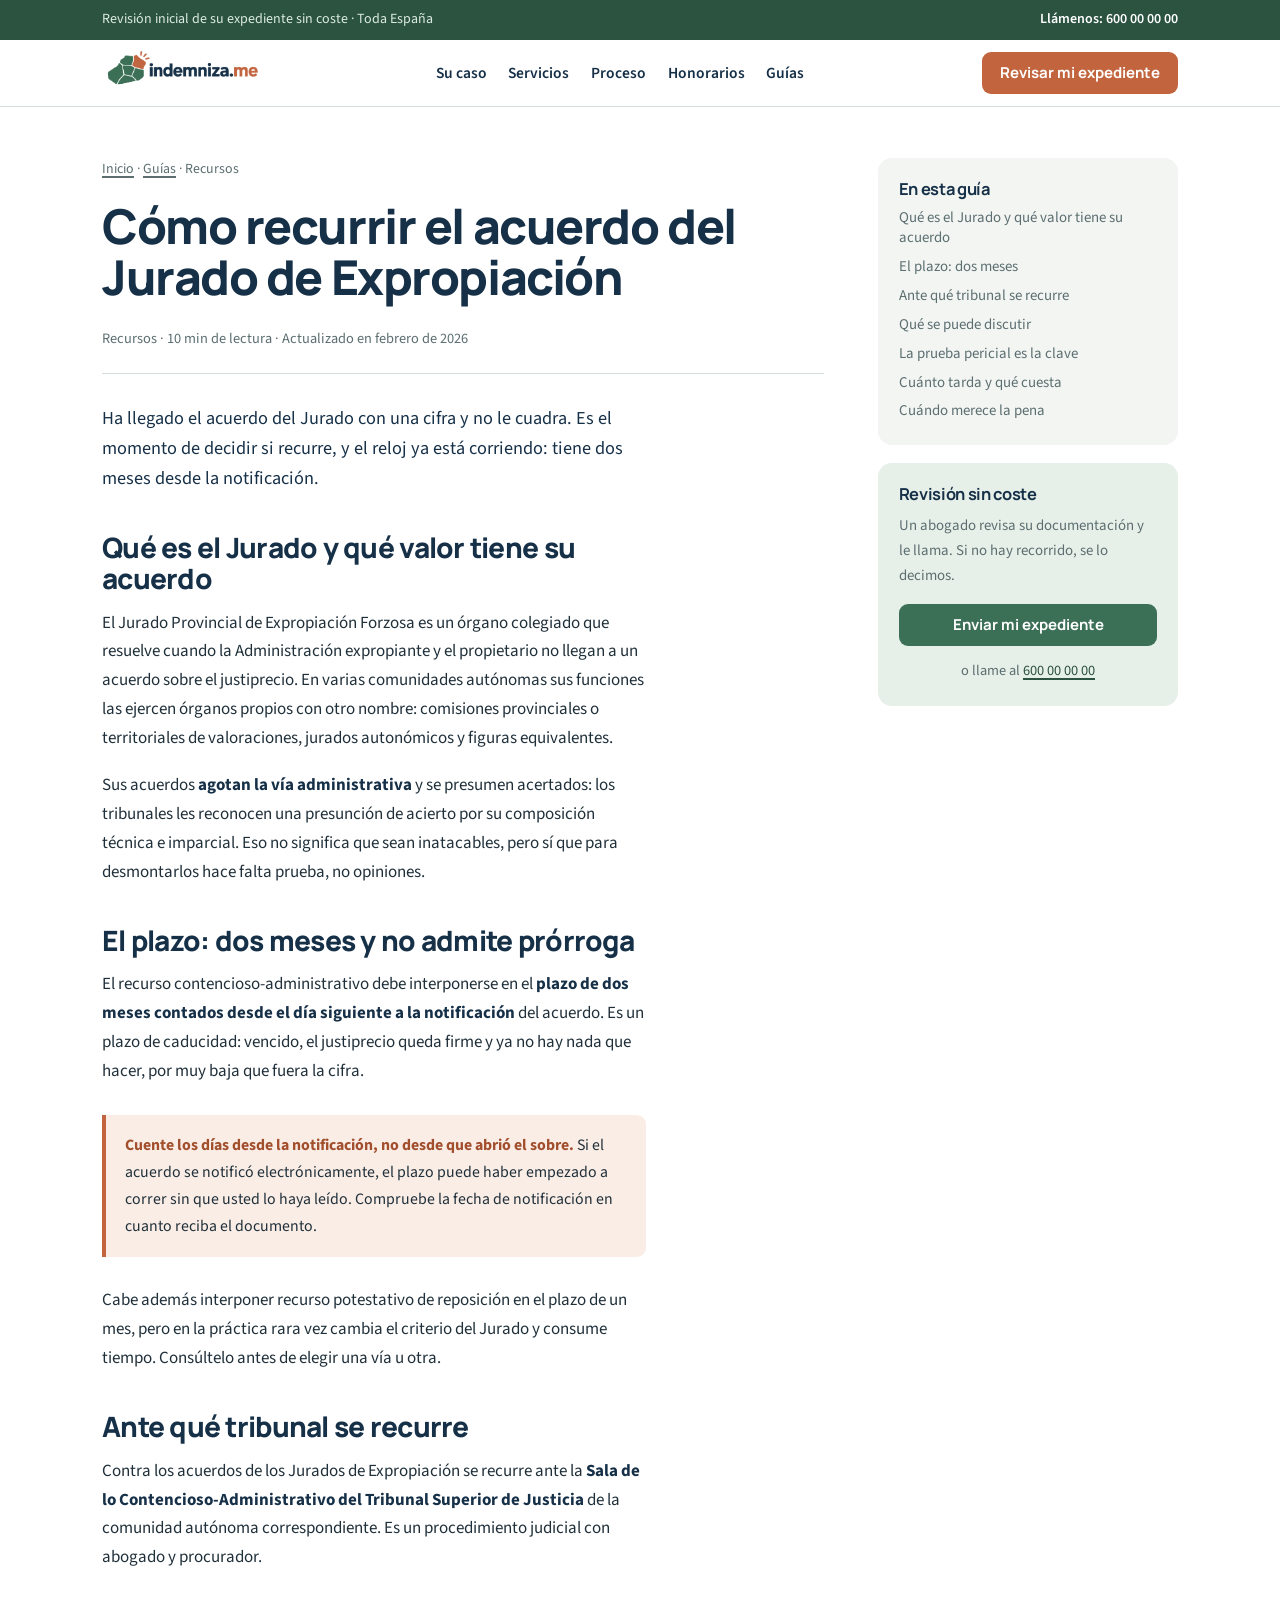
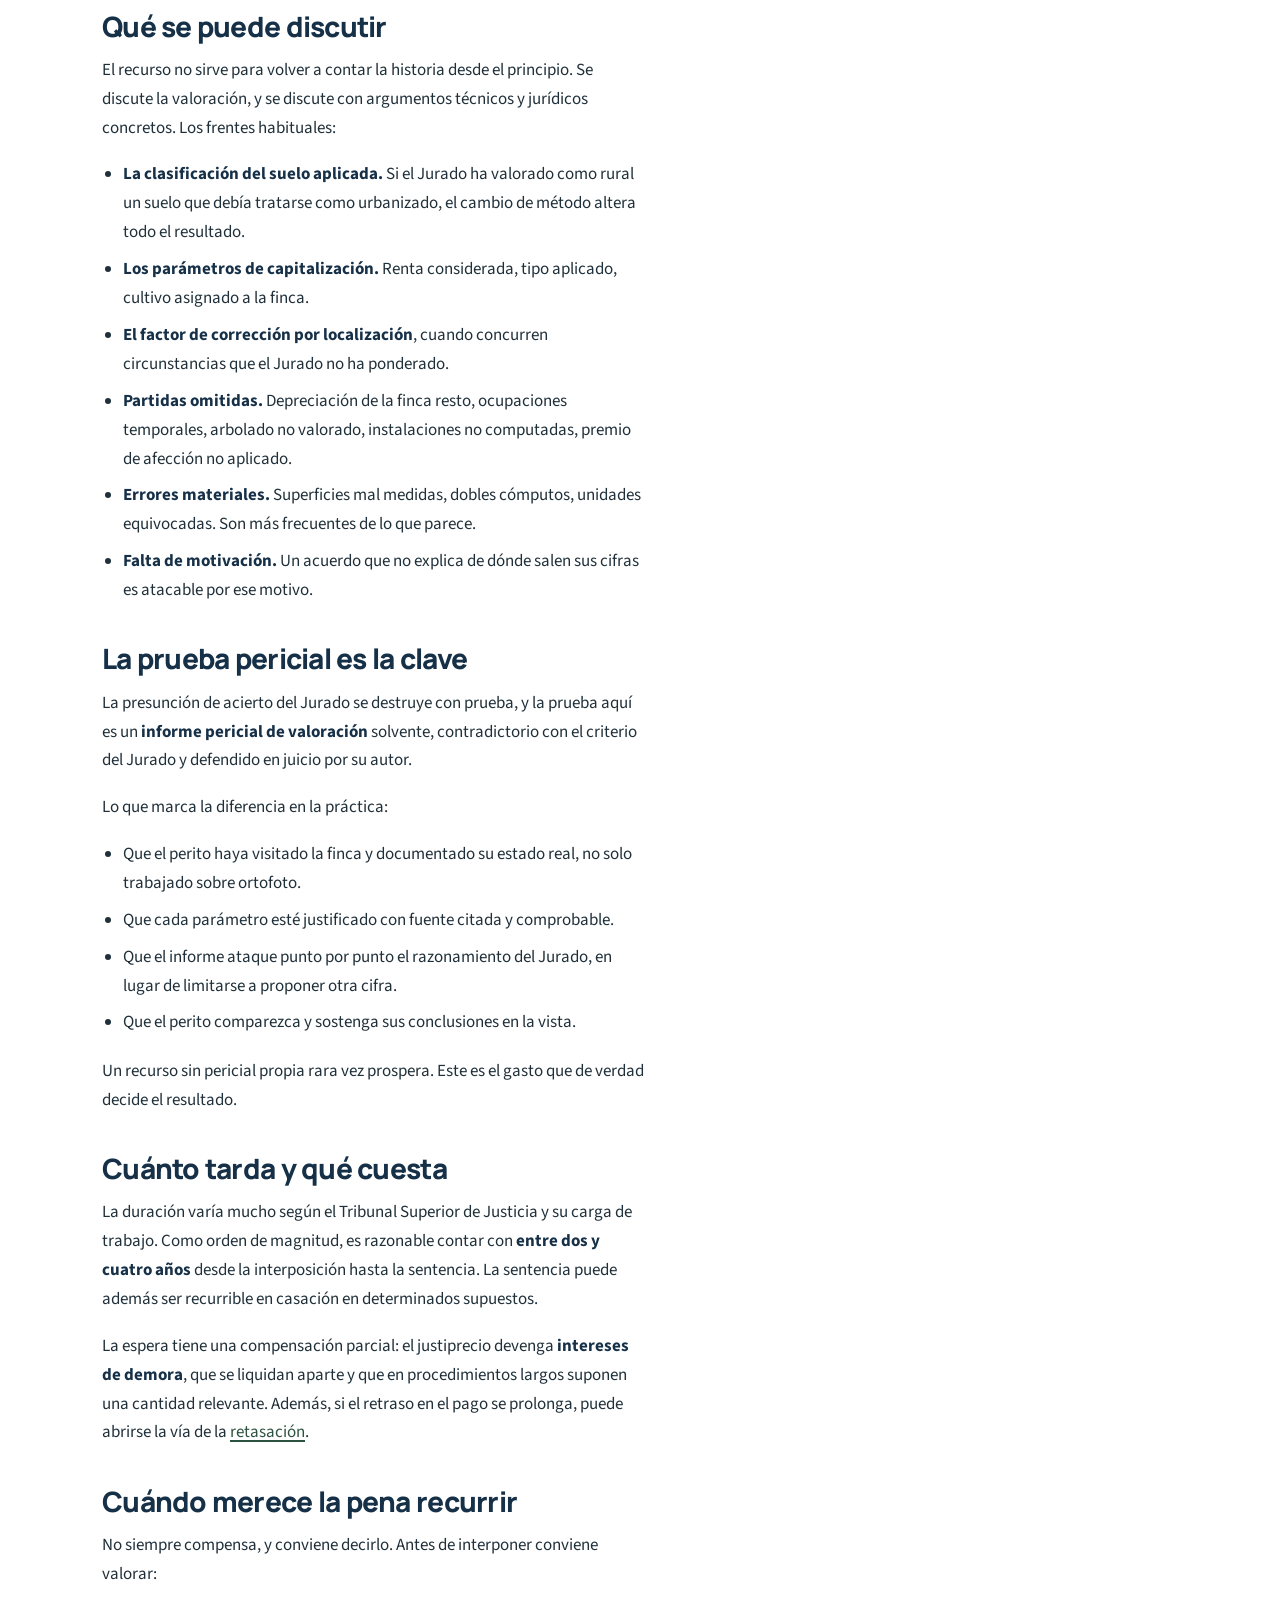
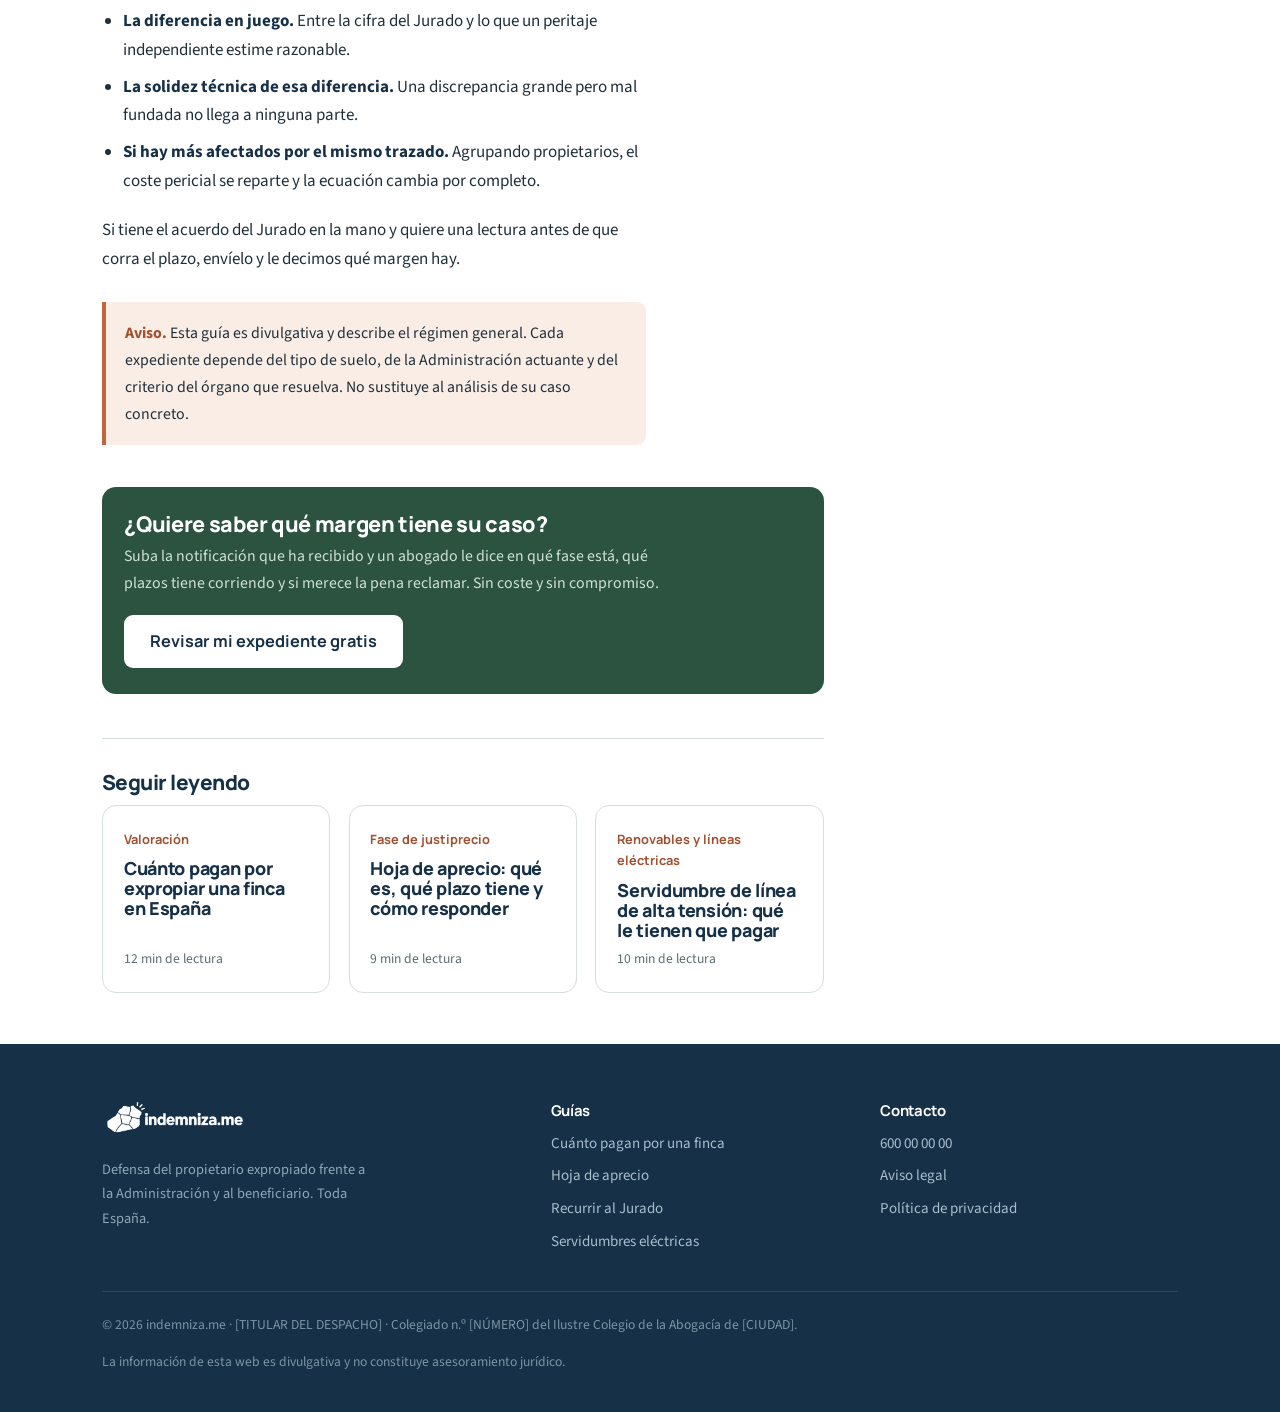
<file: blog/recurrir-acuerdo-jurado-expropiacion/index.html>
<!DOCTYPE html>
<html lang="es">
<head>
<meta charset="utf-8">
<meta name="viewport" content="width=device-width,initial-scale=1,viewport-fit=cover">
<title>Recurrir el acuerdo del Jurado de Expropiación: plazo de 2 meses</title>
<meta name="description" content="El Jurado ha fijado un justiprecio que le parece bajo. Tiene dos meses para recurrir ante el Tribunal Superior de Justicia. Qué se puede discutir, cuánto tarda y qué papel juega la prueba pericial.">
<link rel="canonical" href="https://indemniza.me/blog/recurrir-acuerdo-jurado-expropiacion/">
<meta name="robots" content="index,follow,max-image-preview:large">
<meta name="theme-color" content="#3B6F56">
<meta property="og:type" content="article">
<meta property="og:locale" content="es_ES">
<meta property="og:site_name" content="indemniza.me">
<meta property="og:title" content="Cómo recurrir el acuerdo del Jurado de Expropiación">
<meta property="og:description" content="El Jurado ha fijado un justiprecio que le parece bajo. Tiene dos meses para recurrir ante el Tribunal Superior de Justicia. Qué se puede discutir, cuánto tarda y qué papel juega la prueba pericial.">
<meta property="og:url" content="https://indemniza.me/blog/recurrir-acuerdo-jurado-expropiacion/">
<meta property="og:image" content="https://indemniza.me/assets/og.png">
<meta property="article:published_time" content="2026-02-03">
<meta name="twitter:card" content="summary_large_image">
<link rel="icon" href="/assets/favicon-32.png" sizes="32x32">
<link rel="apple-touch-icon" href="/assets/apple-touch-icon.png">
<link rel="preconnect" href="https://fonts.googleapis.com">
<link rel="preconnect" href="https://fonts.gstatic.com" crossorigin>
<link href="https://fonts.googleapis.com/css2?family=Manrope:wght@700;800&family=Source+Sans+3:ital,wght@0,400;0,600;0,700;1,400&display=swap" rel="stylesheet">
<link rel="stylesheet" href="/assets/css/site.css">
<script type="application/ld+json">
[
 {
  "@context": "https://schema.org",
  "@type": "Article",
  "@id": "https://indemniza.me/blog/recurrir-acuerdo-jurado-expropiacion/#art",
  "headline": "Cómo recurrir el acuerdo del Jurado de Expropiación",
  "description": "El Jurado ha fijado un justiprecio que le parece bajo. Tiene dos meses para recurrir ante el Tribunal Superior de Justicia. Qué se puede discutir, cuánto tarda y qué papel juega la prueba pericial.",
  "inLanguage": "es-ES",
  "datePublished": "2026-02-03",
  "dateModified": "2026-02-03",
  "articleSection": "Recursos",
  "mainEntityOfPage": {
   "@type": "WebPage",
   "@id": "https://indemniza.me/blog/recurrir-acuerdo-jurado-expropiacion/"
  },
  "author": {
   "@type": "Organization",
   "name": "indemniza.me",
   "url": "https://indemniza.me/"
  },
  "publisher": {
   "@type": "Organization",
   "name": "indemniza.me",
   "url": "https://indemniza.me/",
   "logo": {
    "@type": "ImageObject",
    "url": "https://indemniza.me/assets/logo.png"
   }
  }
 },
 {
  "@context": "https://schema.org",
  "@type": "FAQPage",
  "@id": "https://indemniza.me/blog/recurrir-acuerdo-jurado-expropiacion/#faq",
  "mainEntity": [
   {
    "@type": "Question",
    "name": "¿Cuánto plazo tengo para recurrir el acuerdo del Jurado?",
    "acceptedAnswer": {
     "@type": "Answer",
     "text": "Dos meses desde el día siguiente a la notificación del acuerdo. Es un plazo de caducidad y, una vez vencido, el justiprecio queda firme."
    }
   },
   {
    "@type": "Question",
    "name": "¿Ante qué tribunal se recurre?",
    "acceptedAnswer": {
     "@type": "Answer",
     "text": "Ante la Sala de lo Contencioso-Administrativo del Tribunal Superior de Justicia de la comunidad autónoma correspondiente."
    }
   },
   {
    "@type": "Question",
    "name": "¿Necesito abogado y procurador?",
    "acceptedAnswer": {
     "@type": "Answer",
     "text": "Sí. El recurso contencioso-administrativo ante el Tribunal Superior de Justicia requiere representación mediante procurador y defensa de abogado."
    }
   },
   {
    "@type": "Question",
    "name": "¿Cuánto tarda en resolverse?",
    "acceptedAnswer": {
     "@type": "Answer",
     "text": "Depende de la carga del tribunal. Como orden de magnitud es razonable contar con un plazo de entre dos y cuatro años hasta la sentencia."
    }
   },
   {
    "@type": "Question",
    "name": "¿Puedo perder lo que ya me concedió el Jurado?",
    "acceptedAnswer": {
     "@type": "Answer",
     "text": "La cantidad fijada por el Jurado es el punto de partida y el recurso persigue mejorarla. Conviene analizar cada caso, pero lo habitual es que la discusión se plantee al alza."
    }
   }
  ]
 },
 {
  "@context": "https://schema.org",
  "@type": "BreadcrumbList",
  "itemListElement": [
   {
    "@type": "ListItem",
    "position": 1,
    "name": "Inicio",
    "item": "https://indemniza.me/"
   },
   {
    "@type": "ListItem",
    "position": 2,
    "name": "Guías",
    "item": "https://indemniza.me/blog/"
   },
   {
    "@type": "ListItem",
    "position": 3,
    "name": "Cómo recurrir el acuerdo del Jurado de Expropiación"
   }
  ]
 }
]
</script>
</head>
<body>
<a class="skip" href="#contenido">Ir al contenido</a>

<div class="aviso">
  <div class="wrap">
    <span class="aviso__b">Revisión inicial de su expediente sin coste · Toda España</span>
    <a href="tel:+34600000000">Llámenos: 600 00 00 00</a>
  </div>
</div>

<header class="hd">
  <div class="wrap hd__in">
    <a class="hd__logo" href="/" aria-label="indemniza.me, inicio"><img src="/assets/logo.png" alt="indemniza.me" width="177" height="50"></a>
    <nav class="hd__nav" aria-label="Principal">
      <a href="/#situaciones">Su caso</a>
      <a href="/#servicios">Servicios</a>
      <a href="/#proceso">Proceso</a>
      <a href="/#honorarios">Honorarios</a>
      <a href="/blog/">Guías</a>
    </nav>
    <a class="btn btn--pri btn--sm hd__cta" href="/#revision">Revisar mi expediente</a>
  </div>
</header>

<main id="contenido" class="art">
  <div class="wrap art__grid">
    <article>
      <nav class="mig" aria-label="Ruta"><a href="/">Inicio</a> · <a href="/blog/">Guías</a> · Recursos</nav>
      <h1>Cómo recurrir el acuerdo del Jurado de Expropiación</h1>
      <div class="art__meta">Recursos · 10 min de lectura · Actualizado en febrero de 2026</div>

      <div class="prosa">

<p class="lead">Ha llegado el acuerdo del Jurado con una cifra y no le cuadra. Es el momento de decidir si recurre, y el reloj ya está corriendo: tiene dos meses desde la notificación.</p>

<h2 id="que-es-el-jurado">Qué es el Jurado y qué valor tiene su acuerdo</h2>
<p>El Jurado Provincial de Expropiación Forzosa es un órgano colegiado que resuelve cuando la Administración expropiante y el propietario no llegan a un acuerdo sobre el justiprecio. En varias comunidades autónomas sus funciones las ejercen órganos propios con otro nombre: comisiones provinciales o territoriales de valoraciones, jurados autonómicos y figuras equivalentes.</p>
<p>Sus acuerdos <strong>agotan la vía administrativa</strong> y se presumen acertados: los tribunales les reconocen una presunción de acierto por su composición técnica e imparcial. Eso no significa que sean inatacables, pero sí que para desmontarlos hace falta prueba, no opiniones.</p>

<h2 id="plazo">El plazo: dos meses y no admite prórroga</h2>
<p>El recurso contencioso-administrativo debe interponerse en el <strong>plazo de dos meses contados desde el día siguiente a la notificación</strong> del acuerdo. Es un plazo de caducidad: vencido, el justiprecio queda firme y ya no hay nada que hacer, por muy baja que fuera la cifra.</p>
<div class="aviso-box">
  <p><strong>Cuente los días desde la notificación, no desde que abrió el sobre.</strong> Si el acuerdo se notificó electrónicamente, el plazo puede haber empezado a correr sin que usted lo haya leído. Compruebe la fecha de notificación en cuanto reciba el documento.</p>
</div>
<p>Cabe además interponer recurso potestativo de reposición en el plazo de un mes, pero en la práctica rara vez cambia el criterio del Jurado y consume tiempo. Consúltelo antes de elegir una vía u otra.</p>

<h2 id="donde">Ante qué tribunal se recurre</h2>
<p>Contra los acuerdos de los Jurados de Expropiación se recurre ante la <strong>Sala de lo Contencioso-Administrativo del Tribunal Superior de Justicia</strong> de la comunidad autónoma correspondiente. Es un procedimiento judicial con abogado y procurador.</p>

<h2 id="que-se-discute">Qué se puede discutir</h2>
<p>El recurso no sirve para volver a contar la historia desde el principio. Se discute la valoración, y se discute con argumentos técnicos y jurídicos concretos. Los frentes habituales:</p>
<ul>
  <li><strong>La clasificación del suelo aplicada.</strong> Si el Jurado ha valorado como rural un suelo que debía tratarse como urbanizado, el cambio de método altera todo el resultado.</li>
  <li><strong>Los parámetros de capitalización.</strong> Renta considerada, tipo aplicado, cultivo asignado a la finca.</li>
  <li><strong>El factor de corrección por localización</strong>, cuando concurren circunstancias que el Jurado no ha ponderado.</li>
  <li><strong>Partidas omitidas.</strong> Depreciación de la finca resto, ocupaciones temporales, arbolado no valorado, instalaciones no computadas, premio de afección no aplicado.</li>
  <li><strong>Errores materiales.</strong> Superficies mal medidas, dobles cómputos, unidades equivocadas. Son más frecuentes de lo que parece.</li>
  <li><strong>Falta de motivación.</strong> Un acuerdo que no explica de dónde salen sus cifras es atacable por ese motivo.</li>
</ul>

<h2 id="pericial">La prueba pericial es la clave</h2>
<p>La presunción de acierto del Jurado se destruye con prueba, y la prueba aquí es un <strong>informe pericial de valoración</strong> solvente, contradictorio con el criterio del Jurado y defendido en juicio por su autor.</p>
<p>Lo que marca la diferencia en la práctica:</p>
<ul>
  <li>Que el perito haya visitado la finca y documentado su estado real, no solo trabajado sobre ortofoto.</li>
  <li>Que cada parámetro esté justificado con fuente citada y comprobable.</li>
  <li>Que el informe ataque punto por punto el razonamiento del Jurado, en lugar de limitarse a proponer otra cifra.</li>
  <li>Que el perito comparezca y sostenga sus conclusiones en la vista.</li>
</ul>
<p>Un recurso sin pericial propia rara vez prospera. Este es el gasto que de verdad decide el resultado.</p>

<h2 id="cuanto-tarda">Cuánto tarda y qué cuesta</h2>
<p>La duración varía mucho según el Tribunal Superior de Justicia y su carga de trabajo. Como orden de magnitud, es razonable contar con <strong>entre dos y cuatro años</strong> desde la interposición hasta la sentencia. La sentencia puede además ser recurrible en casación en determinados supuestos.</p>
<p>La espera tiene una compensación parcial: el justiprecio devenga <strong>intereses de demora</strong>, que se liquidan aparte y que en procedimientos largos suponen una cantidad relevante. Además, si el retraso en el pago se prolonga, puede abrirse la vía de la <a href="/blog/retasacion-expropiacion/">retasación</a>.</p>

<h2 id="merece">Cuándo merece la pena recurrir</h2>
<p>No siempre compensa, y conviene decirlo. Antes de interponer conviene valorar:</p>
<ul>
  <li><strong>La diferencia en juego.</strong> Entre la cifra del Jurado y lo que un peritaje independiente estime razonable.</li>
  <li><strong>La solidez técnica de esa diferencia.</strong> Una discrepancia grande pero mal fundada no llega a ninguna parte.</li>
  <li><strong>Si hay más afectados por el mismo trazado.</strong> Agrupando propietarios, el coste pericial se reparte y la ecuación cambia por completo.</li>
</ul>
<p>Si tiene el acuerdo del Jurado en la mano y quiere una lectura antes de que corra el plazo, envíelo y le decimos qué margen hay.</p>


        <div class="aviso-box">
          <p><strong>Aviso.</strong> Esta guía es divulgativa y describe el régimen general. Cada expediente depende del tipo de suelo, de la Administración actuante y del criterio del órgano que resuelva. No sustituye al análisis de su caso concreto.</p>
        </div>
      </div>

      <div class="cta-art">
        <h3>¿Quiere saber qué margen tiene su caso?</h3>
        <p>Suba la notificación que ha recibido y un abogado le dice en qué fase está, qué plazos tiene corriendo y si merece la pena reclamar. Sin coste y sin compromiso.</p>
        <a class="btn btn--claro" href="/#revision">Revisar mi expediente gratis</a>
      </div>

      <section class="rel">
        <h2 style="font-size:1.3rem">Seguir leyendo</h2>
        <div class="posts">
          <a class="post" href="/blog/cuanto-pagan-por-expropiar-una-finca/">
            <div class="post__cat">Valoración</div>
            <h3>Cuánto pagan por expropiar una finca en España</h3>
            <div class="post__meta">12 min de lectura</div>
          </a>
          <a class="post" href="/blog/hoja-de-aprecio-expropiacion/">
            <div class="post__cat">Fase de justiprecio</div>
            <h3>Hoja de aprecio: qué es, qué plazo tiene y cómo responder</h3>
            <div class="post__meta">9 min de lectura</div>
          </a>
          <a class="post" href="/blog/servidumbre-linea-alta-tension-indemnizacion/">
            <div class="post__cat">Renovables y líneas eléctricas</div>
            <h3>Servidumbre de línea de alta tensión: qué le tienen que pagar</h3>
            <div class="post__meta">10 min de lectura</div>
          </a>
        </div>
      </section>
    </article>

    <aside class="aside">
      <div class="aside__box">
        <h4>En esta guía</h4>
        <ul class="toc">
          <li><a href="#que-es-el-jurado">Qué es el Jurado y qué valor tiene su acuerdo</a></li>
          <li><a href="#plazo">El plazo: dos meses</a></li>
          <li><a href="#donde">Ante qué tribunal se recurre</a></li>
          <li><a href="#que-se-discute">Qué se puede discutir</a></li>
          <li><a href="#pericial">La prueba pericial es la clave</a></li>
          <li><a href="#cuanto-tarda">Cuánto tarda y qué cuesta</a></li>
          <li><a href="#merece">Cuándo merece la pena</a></li>
        </ul>
      </div>
      <div class="aside__box" style="background:var(--verde-pale)">
        <h4>Revisión sin coste</h4>
        <p>Un abogado revisa su documentación y le llama. Si no hay recorrido, se lo decimos.</p>
        <a class="btn btn--verde btn--sm btn--full" href="/#revision">Enviar mi expediente</a>
        <p style="margin:.8rem 0 0;text-align:center;font-size:.9rem">o llame al <a href="tel:+34600000000">600 00 00 00</a></p>
      </div>
    </aside>
  </div>
</main>

<footer class="ft">
  <div class="wrap">
    <div class="ft__grid">
      <div>
        <img src="/assets/logo-blanco.png" alt="indemniza.me" width="141" height="40">
        <p>Defensa del propietario expropiado frente a la Administración y al beneficiario. Toda España.</p>
      </div>
      <div>
        <h4>Guías</h4>
        <ul>
          <li><a href="/blog/cuanto-pagan-por-expropiar-una-finca/">Cuánto pagan por una finca</a></li>
          <li><a href="/blog/hoja-de-aprecio-expropiacion/">Hoja de aprecio</a></li>
          <li><a href="/blog/recurrir-acuerdo-jurado-expropiacion/">Recurrir al Jurado</a></li>
          <li><a href="/blog/servidumbre-linea-alta-tension-indemnizacion/">Servidumbres eléctricas</a></li>
        </ul>
      </div>
      <div>
        <h4>Contacto</h4>
        <ul>
          <li><a href="tel:+34600000000">600 00 00 00</a></li>
          <li><a href="/aviso-legal/">Aviso legal</a></li>
          <li><a href="/politica-privacidad/">Política de privacidad</a></li>
        </ul>
      </div>
    </div>
    <div class="ft__bajo">
      <p>© <span id="anio">2026</span> indemniza.me · [TITULAR DEL DESPACHO] · Colegiado n.º [NÚMERO] del Ilustre Colegio de la Abogacía de [CIUDAD].</p>
      <p>La información de esta web es divulgativa y no constituye asesoramiento jurídico.</p>
    </div>
  </div>
</footer>

<nav class="movil" aria-label="Contacto rápido">
  <a href="tel:+34600000000"><svg viewBox="0 0 24 24" aria-hidden="true"><path d="M6.6 10.8a15.1 15.1 0 0 0 6.6 6.6l2.2-2.2c.3-.3.7-.4 1-.2 1.2.4 2.4.6 3.6.6.6 0 1 .4 1 1V20c0 .6-.4 1-1 1A17 17 0 0 1 3 4c0-.6.4-1 1-1h3.5c.6 0 1 .4 1 1 0 1.3.2 2.5.6 3.6.1.4 0 .7-.2 1l-2.3 2.2z"/></svg>Llamar</a>
  <a class="mv-pri" href="/#revision"><svg viewBox="0 0 24 24" aria-hidden="true"><path d="M14 2H6a2 2 0 0 0-2 2v16a2 2 0 0 0 2 2h12a2 2 0 0 0 2-2V8l-6-6zm-1 7V3.5L18.5 9H13z"/></svg>Revisar mi caso</a>
</nav>

<script src="/assets/js/site.js" defer></script>
</body>
</html>
</file>
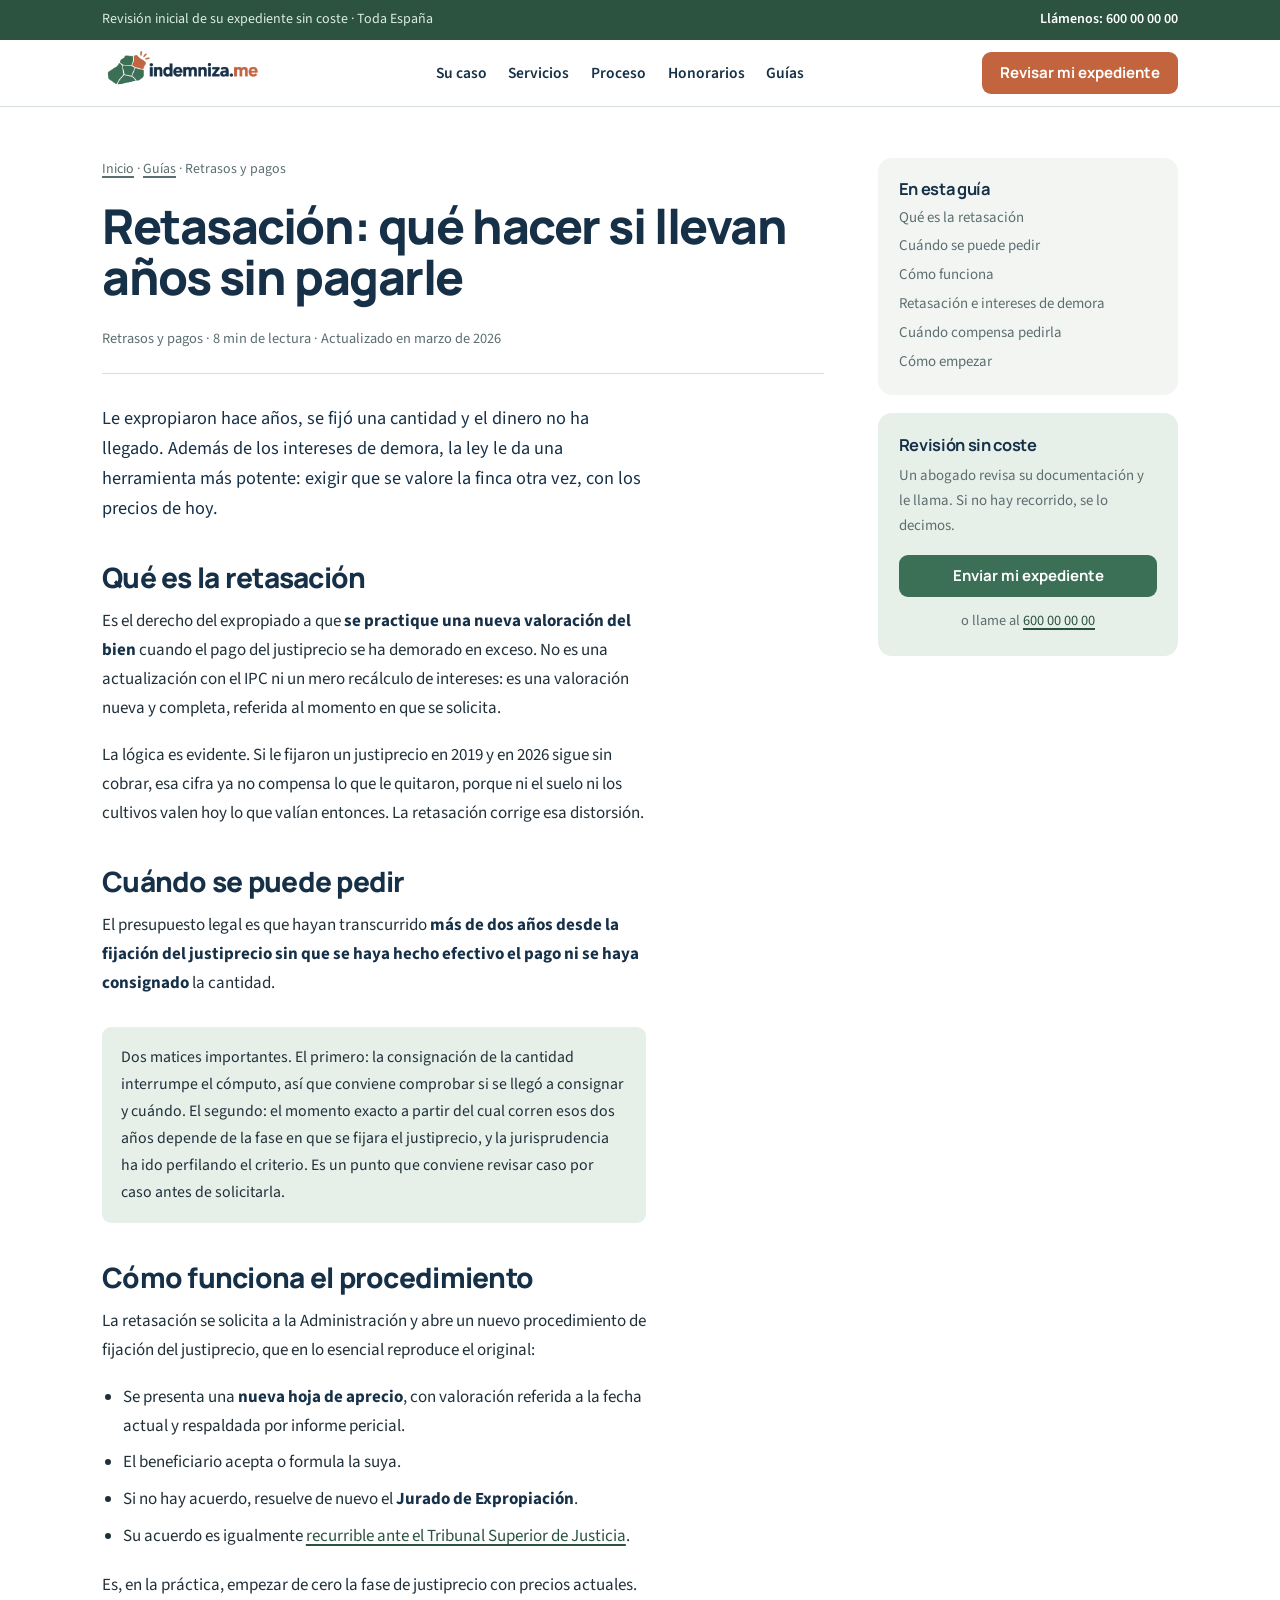
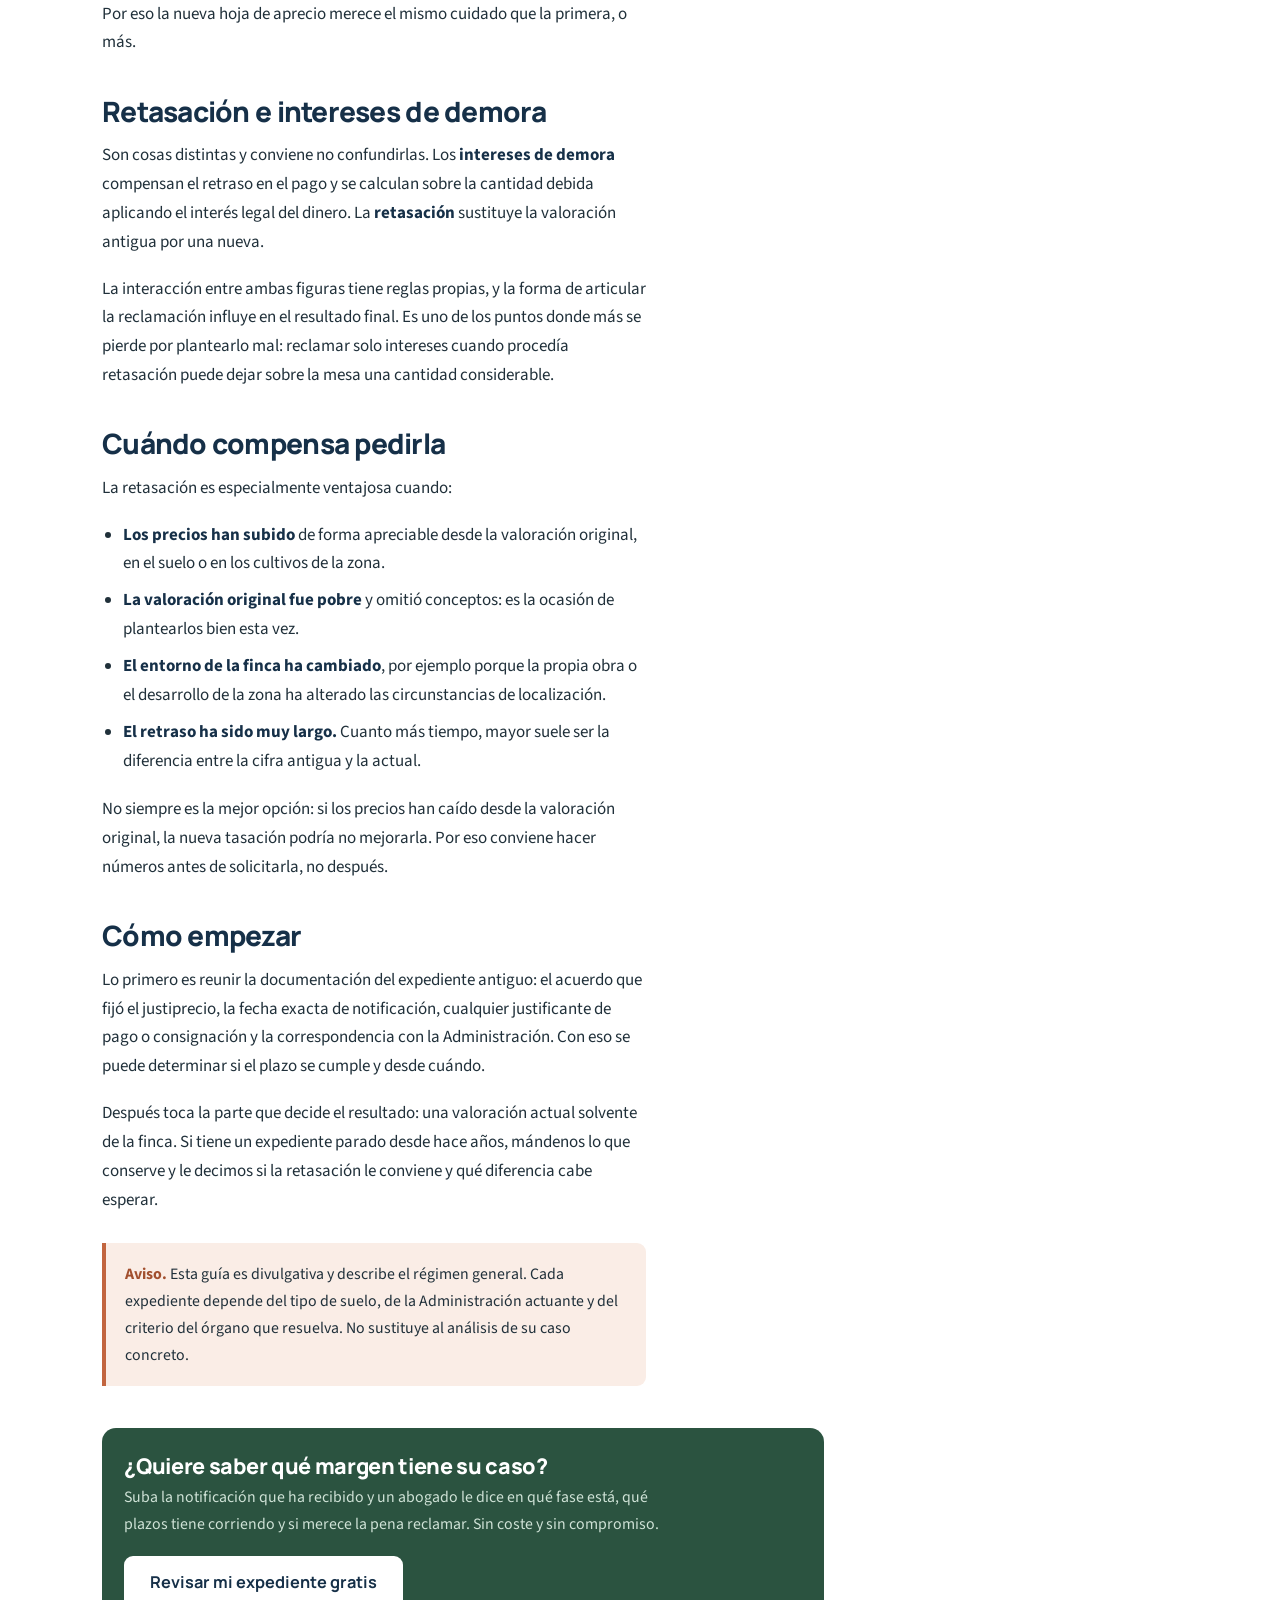
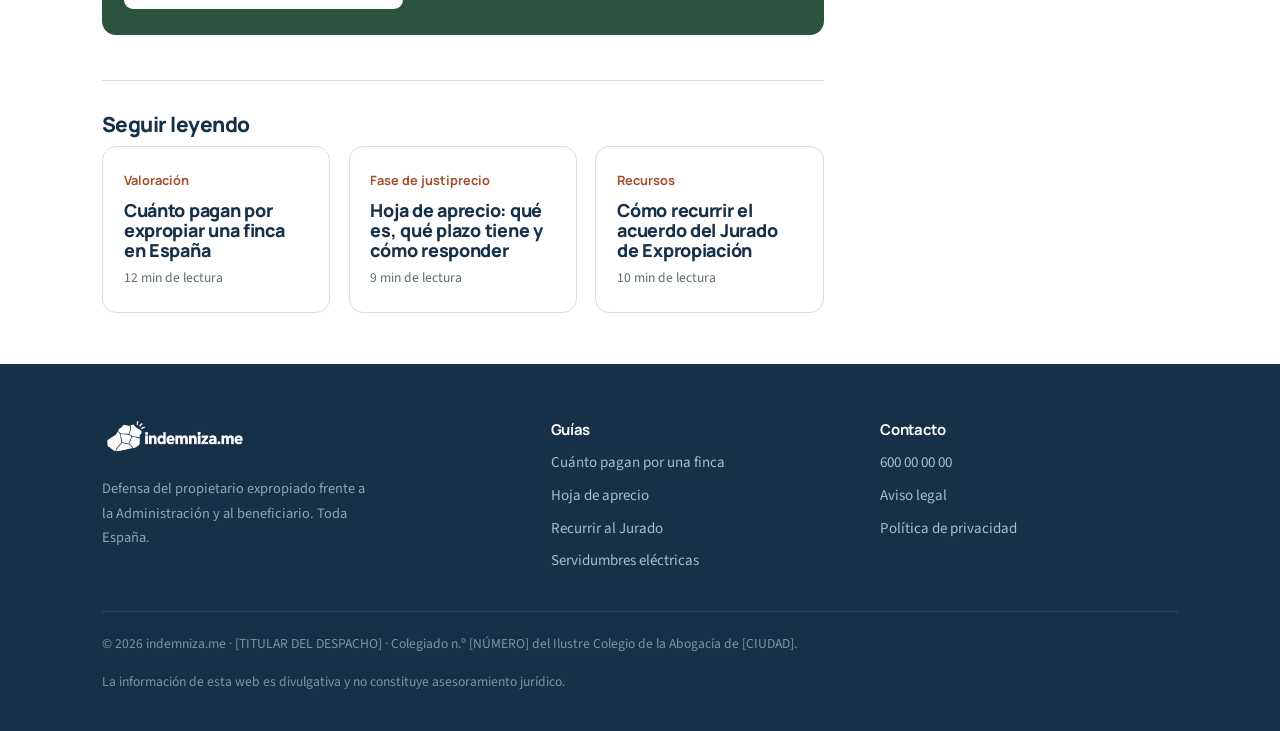
<file: blog/retasacion-expropiacion/index.html>
<!DOCTYPE html>
<html lang="es">
<head>
<meta charset="utf-8">
<meta name="viewport" content="width=device-width,initial-scale=1,viewport-fit=cover">
<title>Retasación en expropiación: cuándo pedirla y cómo funciona</title>
<meta name="description" content="Si han pasado más de dos años desde la valoración sin que el justiprecio se haya pagado ni consignado, puede exigir que se valore de nuevo la finca con precios actuales. Cómo funciona y cuándo compensa.">
<link rel="canonical" href="https://indemniza.me/blog/retasacion-expropiacion/">
<meta name="robots" content="index,follow,max-image-preview:large">
<meta name="theme-color" content="#3B6F56">
<meta property="og:type" content="article">
<meta property="og:locale" content="es_ES">
<meta property="og:site_name" content="indemniza.me">
<meta property="og:title" content="Retasación: qué hacer si llevan años sin pagarle">
<meta property="og:description" content="Si han pasado más de dos años desde la valoración sin que el justiprecio se haya pagado ni consignado, puede exigir que se valore de nuevo la finca con precios actuales. Cómo funciona y cuándo compensa.">
<meta property="og:url" content="https://indemniza.me/blog/retasacion-expropiacion/">
<meta property="og:image" content="https://indemniza.me/assets/og.png">
<meta property="article:published_time" content="2026-03-02">
<meta name="twitter:card" content="summary_large_image">
<link rel="icon" href="/assets/favicon-32.png" sizes="32x32">
<link rel="apple-touch-icon" href="/assets/apple-touch-icon.png">
<link rel="preconnect" href="https://fonts.googleapis.com">
<link rel="preconnect" href="https://fonts.gstatic.com" crossorigin>
<link href="https://fonts.googleapis.com/css2?family=Manrope:wght@700;800&family=Source+Sans+3:ital,wght@0,400;0,600;0,700;1,400&display=swap" rel="stylesheet">
<link rel="stylesheet" href="/assets/css/site.css">
<script type="application/ld+json">
[
 {
  "@context": "https://schema.org",
  "@type": "Article",
  "@id": "https://indemniza.me/blog/retasacion-expropiacion/#art",
  "headline": "Retasación: qué hacer si llevan años sin pagarle",
  "description": "Si han pasado más de dos años desde la valoración sin que el justiprecio se haya pagado ni consignado, puede exigir que se valore de nuevo la finca con precios actuales. Cómo funciona y cuándo compensa.",
  "inLanguage": "es-ES",
  "datePublished": "2026-03-02",
  "dateModified": "2026-03-02",
  "articleSection": "Retrasos y pagos",
  "mainEntityOfPage": {
   "@type": "WebPage",
   "@id": "https://indemniza.me/blog/retasacion-expropiacion/"
  },
  "author": {
   "@type": "Organization",
   "name": "indemniza.me",
   "url": "https://indemniza.me/"
  },
  "publisher": {
   "@type": "Organization",
   "name": "indemniza.me",
   "url": "https://indemniza.me/",
   "logo": {
    "@type": "ImageObject",
    "url": "https://indemniza.me/assets/logo.png"
   }
  }
 },
 {
  "@context": "https://schema.org",
  "@type": "FAQPage",
  "@id": "https://indemniza.me/blog/retasacion-expropiacion/#faq",
  "mainEntity": [
   {
    "@type": "Question",
    "name": "¿Cuándo puedo pedir la retasación?",
    "acceptedAnswer": {
     "@type": "Answer",
     "text": "Cuando hayan transcurrido más de dos años desde la fijación del justiprecio sin que el pago se haya hecho efectivo o se haya consignado la cantidad."
    }
   },
   {
    "@type": "Question",
    "name": "¿La retasación es lo mismo que cobrar intereses?",
    "acceptedAnswer": {
     "@type": "Answer",
     "text": "No. Los intereses de demora compensan el retraso en el pago; la retasación sustituye la valoración antigua por una nueva referida a precios actuales."
    }
   },
   {
    "@type": "Question",
    "name": "¿La consignación del dinero impide la retasación?",
    "acceptedAnswer": {
     "@type": "Answer",
     "text": "La consignación de la cantidad incide en el cómputo del plazo, por lo que es necesario comprobar si se produjo y en qué fecha antes de solicitar la retasación."
    }
   },
   {
    "@type": "Question",
    "name": "¿Puede salirme una cantidad menor que la anterior?",
    "acceptedAnswer": {
     "@type": "Answer",
     "text": "Es posible si los precios de la zona han bajado desde la valoración original. Por eso conviene estimar el resultado antes de solicitarla."
    }
   }
  ]
 },
 {
  "@context": "https://schema.org",
  "@type": "BreadcrumbList",
  "itemListElement": [
   {
    "@type": "ListItem",
    "position": 1,
    "name": "Inicio",
    "item": "https://indemniza.me/"
   },
   {
    "@type": "ListItem",
    "position": 2,
    "name": "Guías",
    "item": "https://indemniza.me/blog/"
   },
   {
    "@type": "ListItem",
    "position": 3,
    "name": "Retasación: qué hacer si llevan años sin pagarle"
   }
  ]
 }
]
</script>
</head>
<body>
<a class="skip" href="#contenido">Ir al contenido</a>

<div class="aviso">
  <div class="wrap">
    <span class="aviso__b">Revisión inicial de su expediente sin coste · Toda España</span>
    <a href="tel:+34600000000">Llámenos: 600 00 00 00</a>
  </div>
</div>

<header class="hd">
  <div class="wrap hd__in">
    <a class="hd__logo" href="/" aria-label="indemniza.me, inicio"><img src="/assets/logo.png" alt="indemniza.me" width="177" height="50"></a>
    <nav class="hd__nav" aria-label="Principal">
      <a href="/#situaciones">Su caso</a>
      <a href="/#servicios">Servicios</a>
      <a href="/#proceso">Proceso</a>
      <a href="/#honorarios">Honorarios</a>
      <a href="/blog/">Guías</a>
    </nav>
    <a class="btn btn--pri btn--sm hd__cta" href="/#revision">Revisar mi expediente</a>
  </div>
</header>

<main id="contenido" class="art">
  <div class="wrap art__grid">
    <article>
      <nav class="mig" aria-label="Ruta"><a href="/">Inicio</a> · <a href="/blog/">Guías</a> · Retrasos y pagos</nav>
      <h1>Retasación: qué hacer si llevan años sin pagarle</h1>
      <div class="art__meta">Retrasos y pagos · 8 min de lectura · Actualizado en marzo de 2026</div>

      <div class="prosa">

<p class="lead">Le expropiaron hace años, se fijó una cantidad y el dinero no ha llegado. Además de los intereses de demora, la ley le da una herramienta más potente: exigir que se valore la finca otra vez, con los precios de hoy.</p>

<h2 id="que-es">Qué es la retasación</h2>
<p>Es el derecho del expropiado a que <strong>se practique una nueva valoración del bien</strong> cuando el pago del justiprecio se ha demorado en exceso. No es una actualización con el IPC ni un mero recálculo de intereses: es una valoración nueva y completa, referida al momento en que se solicita.</p>
<p>La lógica es evidente. Si le fijaron un justiprecio en 2019 y en 2026 sigue sin cobrar, esa cifra ya no compensa lo que le quitaron, porque ni el suelo ni los cultivos valen hoy lo que valían entonces. La retasación corrige esa distorsión.</p>

<h2 id="cuando">Cuándo se puede pedir</h2>
<p>El presupuesto legal es que hayan transcurrido <strong>más de dos años desde la fijación del justiprecio sin que se haya hecho efectivo el pago ni se haya consignado</strong> la cantidad.</p>
<div class="dato-box">
  <p>Dos matices importantes. El primero: la consignación de la cantidad interrumpe el cómputo, así que conviene comprobar si se llegó a consignar y cuándo. El segundo: el momento exacto a partir del cual corren esos dos años depende de la fase en que se fijara el justiprecio, y la jurisprudencia ha ido perfilando el criterio. Es un punto que conviene revisar caso por caso antes de solicitarla.</p>
</div>

<h2 id="como-funciona">Cómo funciona el procedimiento</h2>
<p>La retasación se solicita a la Administración y abre un nuevo procedimiento de fijación del justiprecio, que en lo esencial reproduce el original:</p>
<ul>
  <li>Se presenta una <strong>nueva hoja de aprecio</strong>, con valoración referida a la fecha actual y respaldada por informe pericial.</li>
  <li>El beneficiario acepta o formula la suya.</li>
  <li>Si no hay acuerdo, resuelve de nuevo el <strong>Jurado de Expropiación</strong>.</li>
  <li>Su acuerdo es igualmente <a href="/blog/recurrir-acuerdo-jurado-expropiacion/">recurrible ante el Tribunal Superior de Justicia</a>.</li>
</ul>
<p>Es, en la práctica, empezar de cero la fase de justiprecio con precios actuales. Por eso la nueva hoja de aprecio merece el mismo cuidado que la primera, o más.</p>

<h2 id="intereses">Retasación e intereses de demora</h2>
<p>Son cosas distintas y conviene no confundirlas. Los <strong>intereses de demora</strong> compensan el retraso en el pago y se calculan sobre la cantidad debida aplicando el interés legal del dinero. La <strong>retasación</strong> sustituye la valoración antigua por una nueva.</p>
<p>La interacción entre ambas figuras tiene reglas propias, y la forma de articular la reclamación influye en el resultado final. Es uno de los puntos donde más se pierde por plantearlo mal: reclamar solo intereses cuando procedía retasación puede dejar sobre la mesa una cantidad considerable.</p>

<h2 id="cuando-compensa">Cuándo compensa pedirla</h2>
<p>La retasación es especialmente ventajosa cuando:</p>
<ul>
  <li><strong>Los precios han subido</strong> de forma apreciable desde la valoración original, en el suelo o en los cultivos de la zona.</li>
  <li><strong>La valoración original fue pobre</strong> y omitió conceptos: es la ocasión de plantearlos bien esta vez.</li>
  <li><strong>El entorno de la finca ha cambiado</strong>, por ejemplo porque la propia obra o el desarrollo de la zona ha alterado las circunstancias de localización.</li>
  <li><strong>El retraso ha sido muy largo.</strong> Cuanto más tiempo, mayor suele ser la diferencia entre la cifra antigua y la actual.</li>
</ul>
<p>No siempre es la mejor opción: si los precios han caído desde la valoración original, la nueva tasación podría no mejorarla. Por eso conviene hacer números antes de solicitarla, no después.</p>

<h2 id="como-empezar">Cómo empezar</h2>
<p>Lo primero es reunir la documentación del expediente antiguo: el acuerdo que fijó el justiprecio, la fecha exacta de notificación, cualquier justificante de pago o consignación y la correspondencia con la Administración. Con eso se puede determinar si el plazo se cumple y desde cuándo.</p>
<p>Después toca la parte que decide el resultado: una valoración actual solvente de la finca. Si tiene un expediente parado desde hace años, mándenos lo que conserve y le decimos si la retasación le conviene y qué diferencia cabe esperar.</p>


        <div class="aviso-box">
          <p><strong>Aviso.</strong> Esta guía es divulgativa y describe el régimen general. Cada expediente depende del tipo de suelo, de la Administración actuante y del criterio del órgano que resuelva. No sustituye al análisis de su caso concreto.</p>
        </div>
      </div>

      <div class="cta-art">
        <h3>¿Quiere saber qué margen tiene su caso?</h3>
        <p>Suba la notificación que ha recibido y un abogado le dice en qué fase está, qué plazos tiene corriendo y si merece la pena reclamar. Sin coste y sin compromiso.</p>
        <a class="btn btn--claro" href="/#revision">Revisar mi expediente gratis</a>
      </div>

      <section class="rel">
        <h2 style="font-size:1.3rem">Seguir leyendo</h2>
        <div class="posts">
          <a class="post" href="/blog/cuanto-pagan-por-expropiar-una-finca/">
            <div class="post__cat">Valoración</div>
            <h3>Cuánto pagan por expropiar una finca en España</h3>
            <div class="post__meta">12 min de lectura</div>
          </a>
          <a class="post" href="/blog/hoja-de-aprecio-expropiacion/">
            <div class="post__cat">Fase de justiprecio</div>
            <h3>Hoja de aprecio: qué es, qué plazo tiene y cómo responder</h3>
            <div class="post__meta">9 min de lectura</div>
          </a>
          <a class="post" href="/blog/recurrir-acuerdo-jurado-expropiacion/">
            <div class="post__cat">Recursos</div>
            <h3>Cómo recurrir el acuerdo del Jurado de Expropiación</h3>
            <div class="post__meta">10 min de lectura</div>
          </a>
        </div>
      </section>
    </article>

    <aside class="aside">
      <div class="aside__box">
        <h4>En esta guía</h4>
        <ul class="toc">
          <li><a href="#que-es">Qué es la retasación</a></li>
          <li><a href="#cuando">Cuándo se puede pedir</a></li>
          <li><a href="#como-funciona">Cómo funciona</a></li>
          <li><a href="#intereses">Retasación e intereses de demora</a></li>
          <li><a href="#cuando-compensa">Cuándo compensa pedirla</a></li>
          <li><a href="#como-empezar">Cómo empezar</a></li>
        </ul>
      </div>
      <div class="aside__box" style="background:var(--verde-pale)">
        <h4>Revisión sin coste</h4>
        <p>Un abogado revisa su documentación y le llama. Si no hay recorrido, se lo decimos.</p>
        <a class="btn btn--verde btn--sm btn--full" href="/#revision">Enviar mi expediente</a>
        <p style="margin:.8rem 0 0;text-align:center;font-size:.9rem">o llame al <a href="tel:+34600000000">600 00 00 00</a></p>
      </div>
    </aside>
  </div>
</main>

<footer class="ft">
  <div class="wrap">
    <div class="ft__grid">
      <div>
        <img src="/assets/logo-blanco.png" alt="indemniza.me" width="141" height="40">
        <p>Defensa del propietario expropiado frente a la Administración y al beneficiario. Toda España.</p>
      </div>
      <div>
        <h4>Guías</h4>
        <ul>
          <li><a href="/blog/cuanto-pagan-por-expropiar-una-finca/">Cuánto pagan por una finca</a></li>
          <li><a href="/blog/hoja-de-aprecio-expropiacion/">Hoja de aprecio</a></li>
          <li><a href="/blog/recurrir-acuerdo-jurado-expropiacion/">Recurrir al Jurado</a></li>
          <li><a href="/blog/servidumbre-linea-alta-tension-indemnizacion/">Servidumbres eléctricas</a></li>
        </ul>
      </div>
      <div>
        <h4>Contacto</h4>
        <ul>
          <li><a href="tel:+34600000000">600 00 00 00</a></li>
          <li><a href="/aviso-legal/">Aviso legal</a></li>
          <li><a href="/politica-privacidad/">Política de privacidad</a></li>
        </ul>
      </div>
    </div>
    <div class="ft__bajo">
      <p>© <span id="anio">2026</span> indemniza.me · [TITULAR DEL DESPACHO] · Colegiado n.º [NÚMERO] del Ilustre Colegio de la Abogacía de [CIUDAD].</p>
      <p>La información de esta web es divulgativa y no constituye asesoramiento jurídico.</p>
    </div>
  </div>
</footer>

<nav class="movil" aria-label="Contacto rápido">
  <a href="tel:+34600000000"><svg viewBox="0 0 24 24" aria-hidden="true"><path d="M6.6 10.8a15.1 15.1 0 0 0 6.6 6.6l2.2-2.2c.3-.3.7-.4 1-.2 1.2.4 2.4.6 3.6.6.6 0 1 .4 1 1V20c0 .6-.4 1-1 1A17 17 0 0 1 3 4c0-.6.4-1 1-1h3.5c.6 0 1 .4 1 1 0 1.3.2 2.5.6 3.6.1.4 0 .7-.2 1l-2.3 2.2z"/></svg>Llamar</a>
  <a class="mv-pri" href="/#revision"><svg viewBox="0 0 24 24" aria-hidden="true"><path d="M14 2H6a2 2 0 0 0-2 2v16a2 2 0 0 0 2 2h12a2 2 0 0 0 2-2V8l-6-6zm-1 7V3.5L18.5 9H13z"/></svg>Revisar mi caso</a>
</nav>

<script src="/assets/js/site.js" defer></script>
</body>
</html>
</file>
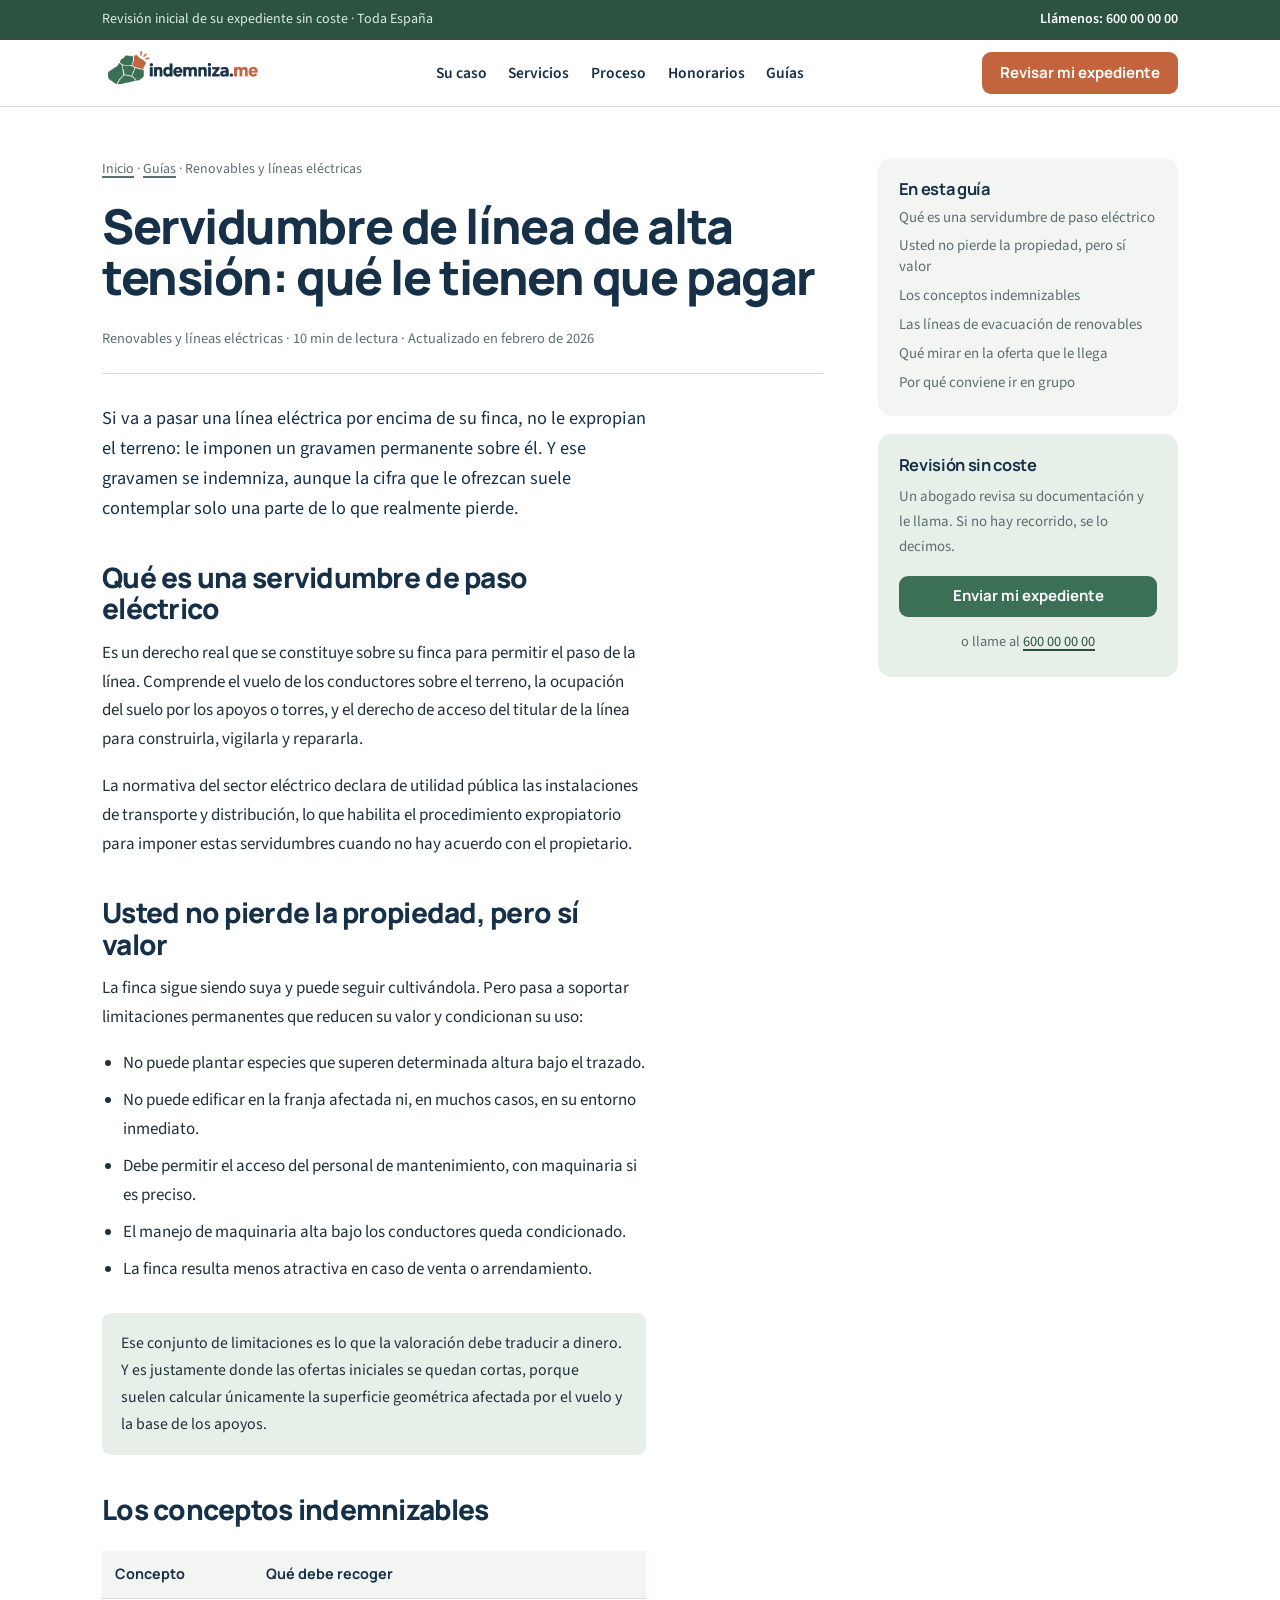
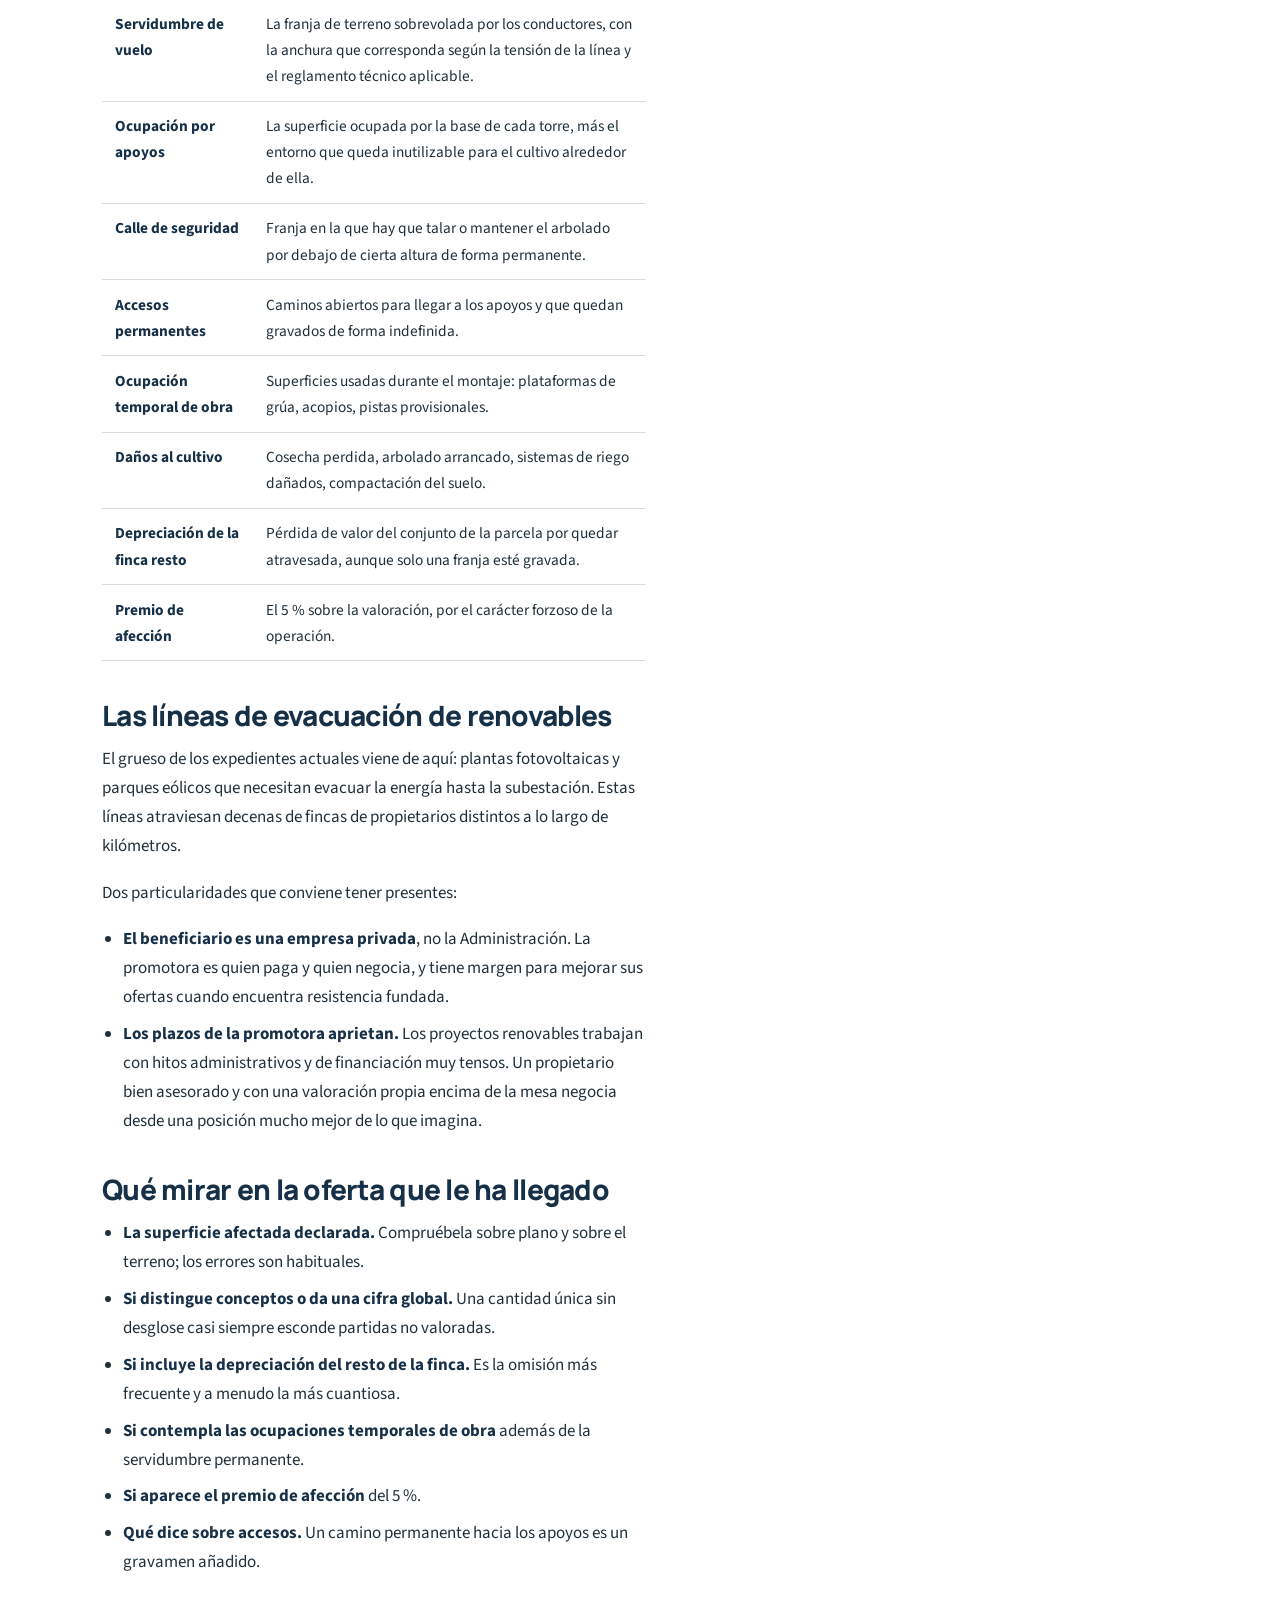
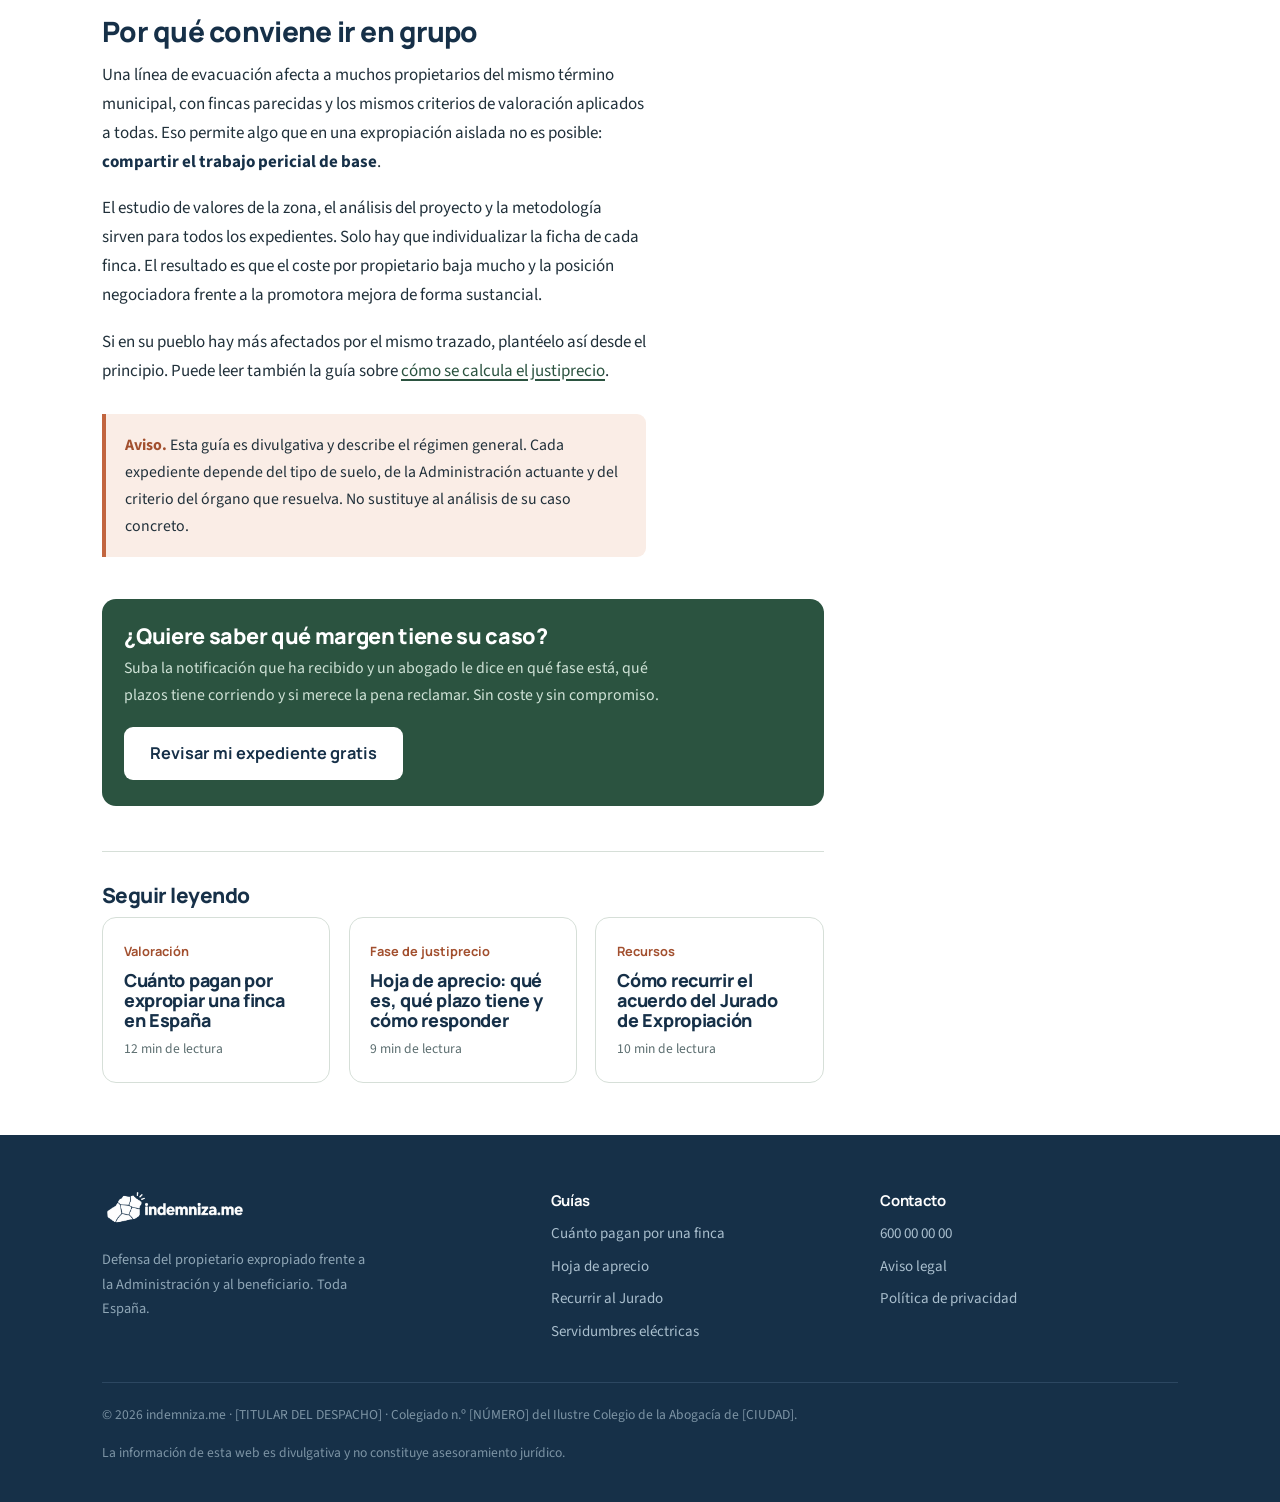
<file: blog/servidumbre-linea-alta-tension-indemnizacion/index.html>
<!DOCTYPE html>
<html lang="es">
<head>
<meta charset="utf-8">
<meta name="viewport" content="width=device-width,initial-scale=1,viewport-fit=cover">
<title>Indemnización por servidumbre de línea de alta tensión en su finca</title>
<meta name="description" content="Vuelo, apoyos, calle de seguridad, accesos y limitaciones de cultivo. Cada concepto se indemniza por separado y la primera oferta de la promotora casi nunca los recoge todos.">
<link rel="canonical" href="https://indemniza.me/blog/servidumbre-linea-alta-tension-indemnizacion/">
<meta name="robots" content="index,follow,max-image-preview:large">
<meta name="theme-color" content="#3B6F56">
<meta property="og:type" content="article">
<meta property="og:locale" content="es_ES">
<meta property="og:site_name" content="indemniza.me">
<meta property="og:title" content="Servidumbre de línea de alta tensión: qué le tienen que pagar">
<meta property="og:description" content="Vuelo, apoyos, calle de seguridad, accesos y limitaciones de cultivo. Cada concepto se indemniza por separado y la primera oferta de la promotora casi nunca los recoge todos.">
<meta property="og:url" content="https://indemniza.me/blog/servidumbre-linea-alta-tension-indemnizacion/">
<meta property="og:image" content="https://indemniza.me/assets/og.png">
<meta property="article:published_time" content="2026-02-12">
<meta name="twitter:card" content="summary_large_image">
<link rel="icon" href="/assets/favicon-32.png" sizes="32x32">
<link rel="apple-touch-icon" href="/assets/apple-touch-icon.png">
<link rel="preconnect" href="https://fonts.googleapis.com">
<link rel="preconnect" href="https://fonts.gstatic.com" crossorigin>
<link href="https://fonts.googleapis.com/css2?family=Manrope:wght@700;800&family=Source+Sans+3:ital,wght@0,400;0,600;0,700;1,400&display=swap" rel="stylesheet">
<link rel="stylesheet" href="/assets/css/site.css">
<script type="application/ld+json">
[
 {
  "@context": "https://schema.org",
  "@type": "Article",
  "@id": "https://indemniza.me/blog/servidumbre-linea-alta-tension-indemnizacion/#art",
  "headline": "Servidumbre de línea de alta tensión: qué le tienen que pagar",
  "description": "Vuelo, apoyos, calle de seguridad, accesos y limitaciones de cultivo. Cada concepto se indemniza por separado y la primera oferta de la promotora casi nunca los recoge todos.",
  "inLanguage": "es-ES",
  "datePublished": "2026-02-12",
  "dateModified": "2026-02-12",
  "articleSection": "Renovables y líneas eléctricas",
  "mainEntityOfPage": {
   "@type": "WebPage",
   "@id": "https://indemniza.me/blog/servidumbre-linea-alta-tension-indemnizacion/"
  },
  "author": {
   "@type": "Organization",
   "name": "indemniza.me",
   "url": "https://indemniza.me/"
  },
  "publisher": {
   "@type": "Organization",
   "name": "indemniza.me",
   "url": "https://indemniza.me/",
   "logo": {
    "@type": "ImageObject",
    "url": "https://indemniza.me/assets/logo.png"
   }
  }
 },
 {
  "@context": "https://schema.org",
  "@type": "FAQPage",
  "@id": "https://indemniza.me/blog/servidumbre-linea-alta-tension-indemnizacion/#faq",
  "mainEntity": [
   {
    "@type": "Question",
    "name": "¿Me expropian la finca si pasa una línea eléctrica?",
    "acceptedAnswer": {
     "@type": "Answer",
     "text": "No. Se constituye una servidumbre de paso, que es un gravamen permanente sobre el terreno. Usted mantiene la propiedad, pero con limitaciones de uso indemnizables."
    }
   },
   {
    "@type": "Question",
    "name": "¿Qué conceptos deben pagarme por una servidumbre eléctrica?",
    "acceptedAnswer": {
     "@type": "Answer",
     "text": "Servidumbre de vuelo, ocupación por los apoyos, calle de seguridad, accesos permanentes, ocupaciones temporales de obra, daños al cultivo, depreciación del resto de la finca y premio de afección."
    }
   },
   {
    "@type": "Question",
    "name": "¿Puedo negarme a que pase la línea por mi finca?",
    "acceptedAnswer": {
     "@type": "Answer",
     "text": "Las instalaciones de transporte y distribución eléctrica están declaradas de utilidad pública, lo que permite imponer la servidumbre por vía expropiatoria. Lo que sí se puede discutir es el trazado concreto durante la información pública y, sobre todo, la indemnización."
    }
   },
   {
    "@type": "Question",
    "name": "¿Quién me paga, la Administración o la promotora?",
    "acceptedAnswer": {
     "@type": "Answer",
     "text": "En las líneas de evacuación de proyectos renovables el beneficiario de la expropiación es la empresa promotora, y es ella quien abona la indemnización."
    }
   },
   {
    "@type": "Question",
    "name": "¿Puedo seguir cultivando debajo de la línea?",
    "acceptedAnswer": {
     "@type": "Answer",
     "text": "Generalmente sí, con limitaciones: altura máxima de las plantaciones y condicionantes en el manejo de maquinaria alta. Esas limitaciones son precisamente parte de lo que se indemniza."
    }
   }
  ]
 },
 {
  "@context": "https://schema.org",
  "@type": "BreadcrumbList",
  "itemListElement": [
   {
    "@type": "ListItem",
    "position": 1,
    "name": "Inicio",
    "item": "https://indemniza.me/"
   },
   {
    "@type": "ListItem",
    "position": 2,
    "name": "Guías",
    "item": "https://indemniza.me/blog/"
   },
   {
    "@type": "ListItem",
    "position": 3,
    "name": "Servidumbre de línea de alta tensión: qué le tienen que pagar"
   }
  ]
 }
]
</script>
</head>
<body>
<a class="skip" href="#contenido">Ir al contenido</a>

<div class="aviso">
  <div class="wrap">
    <span class="aviso__b">Revisión inicial de su expediente sin coste · Toda España</span>
    <a href="tel:+34600000000">Llámenos: 600 00 00 00</a>
  </div>
</div>

<header class="hd">
  <div class="wrap hd__in">
    <a class="hd__logo" href="/" aria-label="indemniza.me, inicio"><img src="/assets/logo.png" alt="indemniza.me" width="177" height="50"></a>
    <nav class="hd__nav" aria-label="Principal">
      <a href="/#situaciones">Su caso</a>
      <a href="/#servicios">Servicios</a>
      <a href="/#proceso">Proceso</a>
      <a href="/#honorarios">Honorarios</a>
      <a href="/blog/">Guías</a>
    </nav>
    <a class="btn btn--pri btn--sm hd__cta" href="/#revision">Revisar mi expediente</a>
  </div>
</header>

<main id="contenido" class="art">
  <div class="wrap art__grid">
    <article>
      <nav class="mig" aria-label="Ruta"><a href="/">Inicio</a> · <a href="/blog/">Guías</a> · Renovables y líneas eléctricas</nav>
      <h1>Servidumbre de línea de alta tensión: qué le tienen que pagar</h1>
      <div class="art__meta">Renovables y líneas eléctricas · 10 min de lectura · Actualizado en febrero de 2026</div>

      <div class="prosa">

<p class="lead">Si va a pasar una línea eléctrica por encima de su finca, no le expropian el terreno: le imponen un gravamen permanente sobre él. Y ese gravamen se indemniza, aunque la cifra que le ofrezcan suele contemplar solo una parte de lo que realmente pierde.</p>

<h2 id="que-es">Qué es una servidumbre de paso eléctrico</h2>
<p>Es un derecho real que se constituye sobre su finca para permitir el paso de la línea. Comprende el vuelo de los conductores sobre el terreno, la ocupación del suelo por los apoyos o torres, y el derecho de acceso del titular de la línea para construirla, vigilarla y repararla.</p>
<p>La normativa del sector eléctrico declara de utilidad pública las instalaciones de transporte y distribución, lo que habilita el procedimiento expropiatorio para imponer estas servidumbres cuando no hay acuerdo con el propietario.</p>

<h2 id="no-pierde">Usted no pierde la propiedad, pero sí valor</h2>
<p>La finca sigue siendo suya y puede seguir cultivándola. Pero pasa a soportar limitaciones permanentes que reducen su valor y condicionan su uso:</p>
<ul>
  <li>No puede plantar especies que superen determinada altura bajo el trazado.</li>
  <li>No puede edificar en la franja afectada ni, en muchos casos, en su entorno inmediato.</li>
  <li>Debe permitir el acceso del personal de mantenimiento, con maquinaria si es preciso.</li>
  <li>El manejo de maquinaria alta bajo los conductores queda condicionado.</li>
  <li>La finca resulta menos atractiva en caso de venta o arrendamiento.</li>
</ul>
<div class="dato-box">
  <p>Ese conjunto de limitaciones es lo que la valoración debe traducir a dinero. Y es justamente donde las ofertas iniciales se quedan cortas, porque suelen calcular únicamente la superficie geométrica afectada por el vuelo y la base de los apoyos.</p>
</div>

<h2 id="conceptos">Los conceptos indemnizables</h2>
<div class="tabla-wrap">
<table>
  <thead><tr><th>Concepto</th><th>Qué debe recoger</th></tr></thead>
  <tbody>
    <tr><td><strong>Servidumbre de vuelo</strong></td><td>La franja de terreno sobrevolada por los conductores, con la anchura que corresponda según la tensión de la línea y el reglamento técnico aplicable.</td></tr>
    <tr><td><strong>Ocupación por apoyos</strong></td><td>La superficie ocupada por la base de cada torre, más el entorno que queda inutilizable para el cultivo alrededor de ella.</td></tr>
    <tr><td><strong>Calle de seguridad</strong></td><td>Franja en la que hay que talar o mantener el arbolado por debajo de cierta altura de forma permanente.</td></tr>
    <tr><td><strong>Accesos permanentes</strong></td><td>Caminos abiertos para llegar a los apoyos y que quedan gravados de forma indefinida.</td></tr>
    <tr><td><strong>Ocupación temporal de obra</strong></td><td>Superficies usadas durante el montaje: plataformas de grúa, acopios, pistas provisionales.</td></tr>
    <tr><td><strong>Daños al cultivo</strong></td><td>Cosecha perdida, arbolado arrancado, sistemas de riego dañados, compactación del suelo.</td></tr>
    <tr><td><strong>Depreciación de la finca resto</strong></td><td>Pérdida de valor del conjunto de la parcela por quedar atravesada, aunque solo una franja esté gravada.</td></tr>
    <tr><td><strong>Premio de afección</strong></td><td>El 5 % sobre la valoración, por el carácter forzoso de la operación.</td></tr>
  </tbody>
</table>
</div>

<h2 id="evacuacion">Las líneas de evacuación de renovables</h2>
<p>El grueso de los expedientes actuales viene de aquí: plantas fotovoltaicas y parques eólicos que necesitan evacuar la energía hasta la subestación. Estas líneas atraviesan decenas de fincas de propietarios distintos a lo largo de kilómetros.</p>
<p>Dos particularidades que conviene tener presentes:</p>
<ul>
  <li><strong>El beneficiario es una empresa privada</strong>, no la Administración. La promotora es quien paga y quien negocia, y tiene margen para mejorar sus ofertas cuando encuentra resistencia fundada.</li>
  <li><strong>Los plazos de la promotora aprietan.</strong> Los proyectos renovables trabajan con hitos administrativos y de financiación muy tensos. Un propietario bien asesorado y con una valoración propia encima de la mesa negocia desde una posición mucho mejor de lo que imagina.</li>
</ul>

<h2 id="oferta">Qué mirar en la oferta que le ha llegado</h2>
<ul>
  <li><strong>La superficie afectada declarada.</strong> Compruébela sobre plano y sobre el terreno; los errores son habituales.</li>
  <li><strong>Si distingue conceptos o da una cifra global.</strong> Una cantidad única sin desglose casi siempre esconde partidas no valoradas.</li>
  <li><strong>Si incluye la depreciación del resto de la finca.</strong> Es la omisión más frecuente y a menudo la más cuantiosa.</li>
  <li><strong>Si contempla las ocupaciones temporales de obra</strong> además de la servidumbre permanente.</li>
  <li><strong>Si aparece el premio de afección</strong> del 5 %.</li>
  <li><strong>Qué dice sobre accesos.</strong> Un camino permanente hacia los apoyos es un gravamen añadido.</li>
</ul>

<h2 id="colectivo">Por qué conviene ir en grupo</h2>
<p>Una línea de evacuación afecta a muchos propietarios del mismo término municipal, con fincas parecidas y los mismos criterios de valoración aplicados a todas. Eso permite algo que en una expropiación aislada no es posible: <strong>compartir el trabajo pericial de base</strong>.</p>
<p>El estudio de valores de la zona, el análisis del proyecto y la metodología sirven para todos los expedientes. Solo hay que individualizar la ficha de cada finca. El resultado es que el coste por propietario baja mucho y la posición negociadora frente a la promotora mejora de forma sustancial.</p>
<p>Si en su pueblo hay más afectados por el mismo trazado, plantéelo así desde el principio. Puede leer también la guía sobre <a href="/blog/cuanto-pagan-por-expropiar-una-finca/">cómo se calcula el justiprecio</a>.</p>


        <div class="aviso-box">
          <p><strong>Aviso.</strong> Esta guía es divulgativa y describe el régimen general. Cada expediente depende del tipo de suelo, de la Administración actuante y del criterio del órgano que resuelva. No sustituye al análisis de su caso concreto.</p>
        </div>
      </div>

      <div class="cta-art">
        <h3>¿Quiere saber qué margen tiene su caso?</h3>
        <p>Suba la notificación que ha recibido y un abogado le dice en qué fase está, qué plazos tiene corriendo y si merece la pena reclamar. Sin coste y sin compromiso.</p>
        <a class="btn btn--claro" href="/#revision">Revisar mi expediente gratis</a>
      </div>

      <section class="rel">
        <h2 style="font-size:1.3rem">Seguir leyendo</h2>
        <div class="posts">
          <a class="post" href="/blog/cuanto-pagan-por-expropiar-una-finca/">
            <div class="post__cat">Valoración</div>
            <h3>Cuánto pagan por expropiar una finca en España</h3>
            <div class="post__meta">12 min de lectura</div>
          </a>
          <a class="post" href="/blog/hoja-de-aprecio-expropiacion/">
            <div class="post__cat">Fase de justiprecio</div>
            <h3>Hoja de aprecio: qué es, qué plazo tiene y cómo responder</h3>
            <div class="post__meta">9 min de lectura</div>
          </a>
          <a class="post" href="/blog/recurrir-acuerdo-jurado-expropiacion/">
            <div class="post__cat">Recursos</div>
            <h3>Cómo recurrir el acuerdo del Jurado de Expropiación</h3>
            <div class="post__meta">10 min de lectura</div>
          </a>
        </div>
      </section>
    </article>

    <aside class="aside">
      <div class="aside__box">
        <h4>En esta guía</h4>
        <ul class="toc">
          <li><a href="#que-es">Qué es una servidumbre de paso eléctrico</a></li>
          <li><a href="#no-pierde">Usted no pierde la propiedad, pero sí valor</a></li>
          <li><a href="#conceptos">Los conceptos indemnizables</a></li>
          <li><a href="#evacuacion">Las líneas de evacuación de renovables</a></li>
          <li><a href="#oferta">Qué mirar en la oferta que le llega</a></li>
          <li><a href="#colectivo">Por qué conviene ir en grupo</a></li>
        </ul>
      </div>
      <div class="aside__box" style="background:var(--verde-pale)">
        <h4>Revisión sin coste</h4>
        <p>Un abogado revisa su documentación y le llama. Si no hay recorrido, se lo decimos.</p>
        <a class="btn btn--verde btn--sm btn--full" href="/#revision">Enviar mi expediente</a>
        <p style="margin:.8rem 0 0;text-align:center;font-size:.9rem">o llame al <a href="tel:+34600000000">600 00 00 00</a></p>
      </div>
    </aside>
  </div>
</main>

<footer class="ft">
  <div class="wrap">
    <div class="ft__grid">
      <div>
        <img src="/assets/logo-blanco.png" alt="indemniza.me" width="141" height="40">
        <p>Defensa del propietario expropiado frente a la Administración y al beneficiario. Toda España.</p>
      </div>
      <div>
        <h4>Guías</h4>
        <ul>
          <li><a href="/blog/cuanto-pagan-por-expropiar-una-finca/">Cuánto pagan por una finca</a></li>
          <li><a href="/blog/hoja-de-aprecio-expropiacion/">Hoja de aprecio</a></li>
          <li><a href="/blog/recurrir-acuerdo-jurado-expropiacion/">Recurrir al Jurado</a></li>
          <li><a href="/blog/servidumbre-linea-alta-tension-indemnizacion/">Servidumbres eléctricas</a></li>
        </ul>
      </div>
      <div>
        <h4>Contacto</h4>
        <ul>
          <li><a href="tel:+34600000000">600 00 00 00</a></li>
          <li><a href="/aviso-legal/">Aviso legal</a></li>
          <li><a href="/politica-privacidad/">Política de privacidad</a></li>
        </ul>
      </div>
    </div>
    <div class="ft__bajo">
      <p>© <span id="anio">2026</span> indemniza.me · [TITULAR DEL DESPACHO] · Colegiado n.º [NÚMERO] del Ilustre Colegio de la Abogacía de [CIUDAD].</p>
      <p>La información de esta web es divulgativa y no constituye asesoramiento jurídico.</p>
    </div>
  </div>
</footer>

<nav class="movil" aria-label="Contacto rápido">
  <a href="tel:+34600000000"><svg viewBox="0 0 24 24" aria-hidden="true"><path d="M6.6 10.8a15.1 15.1 0 0 0 6.6 6.6l2.2-2.2c.3-.3.7-.4 1-.2 1.2.4 2.4.6 3.6.6.6 0 1 .4 1 1V20c0 .6-.4 1-1 1A17 17 0 0 1 3 4c0-.6.4-1 1-1h3.5c.6 0 1 .4 1 1 0 1.3.2 2.5.6 3.6.1.4 0 .7-.2 1l-2.3 2.2z"/></svg>Llamar</a>
  <a class="mv-pri" href="/#revision"><svg viewBox="0 0 24 24" aria-hidden="true"><path d="M14 2H6a2 2 0 0 0-2 2v16a2 2 0 0 0 2 2h12a2 2 0 0 0 2-2V8l-6-6zm-1 7V3.5L18.5 9H13z"/></svg>Revisar mi caso</a>
</nav>

<script src="/assets/js/site.js" defer></script>
</body>
</html>
</file>
<file: assets/css/site.css>
:root{
  --ink:#163048;
  --ink-2:#25455F;
  --verde:#3B6F56;
  --verde-osc:#2B5340;
  --verde-pale:#E7EFE9;
  --terra:#C2653F;
  --terra-osc:#A24F2E;
  --terra-pale:#FAEDE6;
  --papel:#F2F5F2;
  --blanco:#fff;
  --linea:#D6DFD8;
  --linea-fuerte:#B9C7BC;
  --texto:#20303A;
  --texto-suave:#5C6E70;
  --radio:14px;
  --radio-sm:9px;
  --max:1140px;
  --prosa:68ch;
  --sombra:0 1px 2px rgba(22,48,72,.05),0 8px 24px -12px rgba(22,48,72,.16);
}

*,*::before,*::after{box-sizing:border-box}
html{-webkit-text-size-adjust:100%;scroll-behavior:smooth}
@media (prefers-reduced-motion:reduce){html{scroll-behavior:auto}
  *,*::before,*::after{animation-duration:.01ms!important;animation-iteration-count:1!important;transition-duration:.01ms!important}}

body{
  margin:0;background:var(--blanco);color:var(--texto);
  font-family:"Source Sans 3",system-ui,-apple-system,"Segoe UI",sans-serif;
  font-size:1.0625rem;line-height:1.7;
  -webkit-font-smoothing:antialiased;overflow-x:hidden;
}
h1,h2,h3,h4,.font-d{font-family:Manrope,system-ui,sans-serif;font-weight:800;color:var(--ink);letter-spacing:-.021em;line-height:1.12;margin:0 0 .5em}
h1{font-size:clamp(1.95rem,6.4vw,3rem);line-height:1.06;letter-spacing:-.03em}
h2{font-size:clamp(1.6rem,4.6vw,2.35rem);letter-spacing:-.026em}
h3{font-size:clamp(1.15rem,3vw,1.35rem);letter-spacing:-.015em}
h4{font-size:1.03rem;font-weight:700}
p{margin:0 0 1.05em;max-width:var(--prosa)}
a{color:var(--verde-osc);text-underline-offset:3px;text-decoration-thickness:1.5px}
a:hover{color:var(--terra-osc)}
img,svg{max-width:100%;height:auto;display:block}
strong{font-weight:700;color:var(--ink)}
:focus-visible{outline:3px solid var(--terra);outline-offset:3px;border-radius:4px}

.wrap{width:100%;max-width:var(--max);margin-inline:auto;padding-inline:clamp(1.15rem,4.5vw,2rem)}
.sec{padding-block:clamp(3.2rem,8vw,5.4rem)}
.sec--papel{background:var(--papel)}
.sec--verde{background:var(--verde-pale)}
.sec--ink{background:var(--ink);color:#DCE6EC}
.sec--ink h2,.sec--ink h3{color:#fff}
.sec--ink p{color:#C3D2DC}
.sec__head{max-width:44ch;margin-bottom:clamp(1.8rem,4vw,2.6rem)}
.sec__head p{color:var(--texto-suave);font-size:1.09rem;margin-bottom:0}
.sec--ink .sec__head p{color:#B6C7D3}
.skip{position:absolute;left:-9999px}
.skip:focus{left:1rem;top:1rem;z-index:200;background:#fff;padding:.7rem 1.1rem;border-radius:8px;box-shadow:var(--sombra)}

/* ---------- barra + cabecera ---------- */
.aviso{background:var(--verde-osc);color:#DCEBE1;font-size:.875rem;padding:.5rem 0}
.aviso .wrap{display:flex;gap:1rem;justify-content:space-between;align-items:center;flex-wrap:wrap}
.aviso a{color:#fff;font-weight:600;text-decoration:none}
.aviso a:hover{color:#F5C7B0}
.aviso__b{display:none}
@media(min-width:760px){.aviso__b{display:inline}}

.hd{position:sticky;top:0;z-index:60;background:rgba(255,255,255,.94);backdrop-filter:blur(10px);border-bottom:1px solid var(--linea)}
.hd__in{display:flex;align-items:center;gap:1rem;justify-content:space-between;min-height:66px}
.hd__logo img{height:38px;width:auto}
@media(min-width:900px){.hd__logo img{height:44px}}
.hd__nav{display:none;gap:1.35rem;align-items:center;flex-wrap:nowrap}
.hd__nav a{white-space:nowrap}
.hd__nav a{color:var(--ink);font-weight:600;font-size:.97rem;text-decoration:none}
.hd__nav a:hover{color:var(--terra-osc)}
@media(min-width:980px){.hd__nav{display:flex}}
.hd__cta{display:none}
@media(min-width:620px){.hd__cta{display:inline-flex}}

/* ---------- botones ---------- */
.btn{display:inline-flex;align-items:center;justify-content:center;gap:.5rem;
  font-family:Manrope,sans-serif;font-weight:700;font-size:1.02rem;line-height:1.2;
  padding:.92rem 1.5rem;border-radius:var(--radio-sm);border:2px solid transparent;
  text-decoration:none;cursor:pointer;text-align:center;text-wrap:balance;
  transition:background .16s,border-color .16s,color .16s}
.btn--pri{background:var(--terra);color:#fff}
.btn--pri:hover{background:var(--terra-osc);color:#fff}
.btn--sec{background:transparent;color:var(--ink);border-color:var(--linea-fuerte)}
.btn--sec:hover{border-color:var(--verde);color:var(--verde-osc)}
.btn--verde{background:var(--verde);color:#fff}
.btn--verde:hover{background:var(--verde-osc);color:#fff}
.btn--claro{background:#fff;color:var(--ink)}
.btn--claro:hover{background:var(--terra-pale);color:var(--ink)}
.btn--full{width:100%}
.btn--sm{padding:.62rem 1rem;font-size:.94rem}
.btn__ico{width:18px;height:18px;flex:none;fill:currentColor}

/* ---------- hero ---------- */
.hero{position:relative;background:linear-gradient(178deg,var(--papel) 0%,#fff 74%);padding-block:clamp(2.4rem,6.5vw,4.4rem) clamp(2.6rem,6vw,4rem);overflow:hidden}
.hero__grid{display:grid;gap:clamp(2rem,5vw,3.4rem);align-items:center}
@media(min-width:960px){.hero__grid{grid-template-columns:1.08fr .92fr}}
.hero h1{margin-bottom:.55em}
.hero__lead{font-size:clamp(1.08rem,2.6vw,1.24rem);color:var(--texto-suave);max-width:52ch}
.hero__lead b{color:var(--ink);font-weight:700}
.hero__acc{display:inline-block;background:var(--terra-pale);color:var(--terra-osc);
  font-family:Manrope,sans-serif;font-weight:700;font-size:.88rem;letter-spacing:.01em;
  padding:.38rem .82rem;border-radius:100px;margin-bottom:1.15rem}
.hero__btns{display:flex;flex-wrap:wrap;gap:.75rem;margin-top:1.7rem}
.hero__btns .btn{flex:1 1 220px}
.hero__nota{margin-top:1.05rem;font-size:.94rem;color:var(--texto-suave);display:flex;align-items:center;gap:.5rem}
.hero__nota svg{width:17px;height:17px;fill:var(--verde);flex:none}
.hero__fig{position:relative}
.hero__fig figcaption{font-size:.87rem;color:var(--texto-suave);margin-top:.85rem;max-width:36ch}

/* ---------- barra de confianza ---------- */
.conf{border-block:1px solid var(--linea);background:#fff}
.conf__grid{display:grid;grid-template-columns:repeat(2,1fr);gap:0}
@media(min-width:860px){.conf__grid{grid-template-columns:repeat(4,1fr)}}
.conf__it{padding:1.3rem .4rem 1.3rem 0;border-right:1px solid var(--linea);border-bottom:1px solid var(--linea)}
@media(min-width:860px){.conf__it{border-bottom:0}.conf__it:last-child{border-right:0}}
@media(max-width:859px){.conf__it:nth-child(2n){border-right:0;padding-left:1rem}
  .conf__it:nth-last-child(-n+2){border-bottom:0}}
.conf__k{font-family:Manrope,sans-serif;font-weight:800;font-size:1.5rem;color:var(--verde-osc);line-height:1.1}
.conf__v{font-size:.93rem;color:var(--texto-suave);margin-top:.2rem}

/* ---------- rejillas de tarjetas ---------- */
.grid{display:grid;gap:1rem}
.grid--2{grid-template-columns:1fr}
.grid--3{grid-template-columns:1fr}
@media(min-width:640px){.grid{gap:1.15rem}.grid--2,.grid--3{grid-template-columns:repeat(2,1fr)}}
@media(min-width:1000px){.grid--3{grid-template-columns:repeat(3,1fr)}}

.card{background:#fff;border:1px solid var(--linea);border-radius:var(--radio);padding:1.5rem 1.35rem}
.card h3{margin-bottom:.4rem}
.card p{font-size:.985rem;color:var(--texto-suave);margin-bottom:0}
.card__ico{width:38px;height:38px;border-radius:9px;background:var(--verde-pale);display:grid;place-items:center;margin-bottom:.95rem}
.card__ico svg{width:20px;height:20px;fill:var(--verde-osc)}
.card--alerta{border-left:4px solid var(--terra);border-radius:0 var(--radio) var(--radio) 0}
.card--alerta .card__ico{background:var(--terra-pale)}
.card--alerta .card__ico svg{fill:var(--terra-osc)}
.card--serv{background:var(--papel);border-color:transparent}

/* ---------- proceso ---------- */
.pasos{list-style:none;margin:0;padding:0;display:grid;gap:1.6rem;counter-reset:p}
@media(min-width:900px){.pasos{grid-template-columns:repeat(2,1fr);gap:1.8rem 2.6rem}}
.paso{position:relative;padding-left:3.4rem;counter-increment:p}
.paso::before{content:counter(p,decimal-leading-zero);position:absolute;left:0;top:-.12rem;
  font-family:Manrope,sans-serif;font-weight:800;font-size:.95rem;color:var(--terra-osc);
  background:var(--terra-pale);width:2.4rem;height:2.4rem;border-radius:50%;display:grid;place-items:center}
.paso h3{font-size:1.1rem;margin-bottom:.25rem}
.paso p{font-size:.985rem;color:var(--texto-suave);margin-bottom:.4rem}
.paso__pz{display:inline-block;font-family:Manrope,sans-serif;font-weight:700;font-size:.83rem;
  color:var(--verde-osc);background:var(--verde-pale);padding:.22rem .6rem;border-radius:6px}

/* ---------- casos ---------- */
.caso{background:#fff;border:1px solid var(--linea);border-radius:var(--radio);overflow:hidden;display:flex;flex-direction:column}
.caso__top{padding:1.25rem 1.35rem;border-bottom:1px solid var(--linea)}
.caso__tipo{font-family:Manrope,sans-serif;font-weight:700;font-size:.82rem;color:var(--verde-osc);margin-bottom:.3rem}
.caso__tit{font-family:Manrope,sans-serif;font-weight:800;font-size:1.06rem;color:var(--ink);line-height:1.25}
.caso__cifras{display:grid;grid-template-columns:1fr auto 1fr;align-items:center;gap:.6rem;padding:1.2rem 1.35rem;background:var(--papel)}
.caso__c span{display:block;font-size:.8rem;color:var(--texto-suave);margin-bottom:.1rem}
.caso__c b{font-family:Manrope,sans-serif;font-weight:800;font-size:1.22rem;color:var(--ink);letter-spacing:-.02em}
.caso__c--fin b{color:var(--verde-osc)}
.caso__fl{width:20px;height:20px;fill:var(--terra)}
.caso__pie{padding:.95rem 1.35rem;font-size:.9rem;color:var(--texto-suave);margin-top:auto}

/* ---------- honorarios ---------- */
.hon{display:grid;gap:1.15rem}
@media(min-width:860px){.hon{grid-template-columns:repeat(3,1fr)}}
.hon__it{background:#fff;border:1px solid var(--linea);border-radius:var(--radio);padding:1.5rem 1.35rem}
.hon__it h3{font-size:1.08rem}
.hon__it p{font-size:.975rem;color:var(--texto-suave);margin-bottom:0}
.hon__it--dest{background:var(--verde-osc);border-color:var(--verde-osc)}
.hon__it--dest h3{color:#fff}
.hon__it--dest p{color:#CFE2D6}

/* ---------- lista de comprobación ---------- */
.chk{list-style:none;margin:0;padding:0;display:grid;gap:.7rem}
.chk li{position:relative;padding-left:1.95rem;font-size:1.01rem}
.chk li::before{content:"";position:absolute;left:0;top:.52em;width:11px;height:11px;border-radius:3px;background:var(--terra)}
.sec--ink .chk li::before{background:#E08B62}

/* ---------- cobertura ---------- */
.prov{display:flex;flex-wrap:wrap;gap:.45rem;margin-top:1.5rem;max-width:none}
.prov span{font-size:.9rem;background:#fff;border:1px solid var(--linea);color:var(--texto-suave);padding:.3rem .68rem;border-radius:100px}

/* ---------- FAQ ---------- */
.faq{max-width:78ch;border-top:1px solid var(--linea)}
.faq details{border-bottom:1px solid var(--linea)}
.faq summary{list-style:none;cursor:pointer;padding:1.15rem 2.6rem 1.15rem 0;position:relative;
  font-family:Manrope,sans-serif;font-weight:700;font-size:1.04rem;color:var(--ink);line-height:1.35}
.faq summary::-webkit-details-marker{display:none}
.faq summary::after{content:"";position:absolute;right:.35rem;top:1.5rem;width:11px;height:11px;
  border-right:2.5px solid var(--verde);border-bottom:2.5px solid var(--verde);
  transform:rotate(45deg);transition:transform .18s}
.faq details[open] summary::after{transform:rotate(-135deg);top:1.75rem}
.faq summary:hover{color:var(--verde-osc)}
.faq__c{padding:0 0 1.3rem}
.faq__c p:last-child{margin-bottom:0}

/* ---------- formulario ---------- */
.form-sec{background:var(--verde-osc);color:#fff}
.form-sec h2{color:#fff}
.form-grid{display:grid;gap:clamp(2rem,5vw,3.2rem)}
@media(min-width:960px){.form-grid{grid-template-columns:.85fr 1.15fr;align-items:start}}
.form-sec .form-int p{color:#CFE2D6;font-size:1.06rem}
.form-int .chk li{color:#E4EFE8}
.form-int .chk li::before{background:#E08B62}
.form-card{background:#fff;border-radius:18px;padding:clamp(1.4rem,4vw,2.1rem);box-shadow:0 20px 50px -22px rgba(0,0,0,.4)}
.form-card h3{margin-bottom:.35rem}
.form-card__sub{font-size:.96rem;color:var(--texto-suave);margin-bottom:1.4rem}
.f-row{margin-bottom:1.05rem}
.f-2{display:grid;gap:1.05rem}
@media(min-width:560px){.f-2{grid-template-columns:1fr 1fr}}
label{display:block;font-family:Manrope,sans-serif;font-weight:700;font-size:.9rem;color:var(--ink);margin-bottom:.35rem}
.req{color:var(--terra-osc)}
input[type=text],input[type=tel],input[type=email],select,textarea{
  width:100%;font-family:inherit;font-size:1.02rem;color:var(--texto);background:#fff;
  border:1.5px solid var(--linea-fuerte);border-radius:var(--radio-sm);padding:.78rem .85rem;transition:border-color .15s}
textarea{min-height:104px;resize:vertical}
input:focus,select:focus,textarea:focus{border-color:var(--verde);outline:2px solid var(--verde-pale);outline-offset:0}
select{appearance:none;background-image:url("data:image/svg+xml,%3Csvg xmlns='http://www.w3.org/2000/svg' viewBox='0 0 24 24' fill='none' stroke='%235C6E70' stroke-width='2.5'%3E%3Cpath d='M6 9l6 6 6-6'/%3E%3C/svg%3E");
  background-repeat:no-repeat;background-position:right .8rem center;background-size:17px;padding-right:2.5rem}
.drop{border:2px dashed var(--linea-fuerte);border-radius:var(--radio-sm);padding:1.15rem;text-align:center;background:var(--papel);cursor:pointer;display:block;transition:border-color .15s,background .15s}
.drop:hover,.drop:focus-within{border-color:var(--verde);background:var(--verde-pale)}
.drop input{position:absolute;width:1px;height:1px;opacity:0;overflow:hidden}
.drop__t{font-family:Manrope,sans-serif;font-weight:700;font-size:.97rem;color:var(--ink)}
.drop__s{font-size:.86rem;color:var(--texto-suave);margin-top:.2rem}
.drop svg{width:24px;height:24px;fill:var(--verde);margin:0 auto .45rem}
.consent{display:flex;gap:.65rem;align-items:flex-start;font-size:.88rem;color:var(--texto-suave);line-height:1.55}
.consent input{margin-top:.28rem;width:19px;height:19px;flex:none;accent-color:var(--verde)}
.consent label{font-family:inherit;font-weight:400;font-size:.88rem;color:var(--texto-suave);margin:0;line-height:1.55}
.f-err{display:none;color:var(--terra-osc);font-size:.87rem;font-weight:600;margin-top:.3rem}
.f-err.on{display:block}
.f-msg{display:none;margin-top:1rem;padding:.9rem 1rem;border-radius:var(--radio-sm);font-size:.95rem}
.f-msg.ok{display:block;background:var(--verde-pale);color:var(--verde-osc)}
.f-msg.ko{display:block;background:var(--terra-pale);color:var(--terra-osc)}
.f-pie{font-size:.84rem;color:var(--texto-suave);margin-top:.9rem;text-align:center}

/* ---------- pie ---------- */
.ft{background:var(--ink);color:#A9BECD;padding-block:clamp(2.6rem,6vw,3.6rem) 1.5rem;font-size:.94rem}
.ft__grid{display:grid;gap:2rem}
@media(min-width:760px){.ft__grid{grid-template-columns:1.4fr 1fr 1fr}}
.ft img{height:40px;margin-bottom:1rem}
.ft h4{color:#fff;font-size:.93rem;margin-bottom:.75rem}
.ft ul{list-style:none;margin:0;padding:0;display:grid;gap:.45rem}
.ft a{color:#A9BECD;text-decoration:none}
.ft a:hover{color:#fff}
.ft p{color:#8FA6B6;max-width:38ch;font-size:.9rem}
.ft__bajo{margin-top:2.3rem;padding-top:1.3rem;border-top:1px solid #2C4761;font-size:.85rem;color:#7C93A4}
.ft__bajo p{color:#7C93A4;font-size:.85rem;max-width:none}

/* ---------- barra móvil fija ---------- */
.movil{position:fixed;left:0;right:0;bottom:0;z-index:70;display:grid;grid-template-columns:1fr 1fr;gap:1px;
  background:var(--linea);border-top:1px solid var(--linea);box-shadow:0 -6px 18px -10px rgba(0,0,0,.22)}
.movil a{display:flex;align-items:center;justify-content:center;gap:.45rem;padding:.92rem .5rem;
  font-family:Manrope,sans-serif;font-weight:700;font-size:.97rem;text-decoration:none;background:#fff;color:var(--ink)}
.movil a.mv-pri{background:var(--terra);color:#fff}
.movil svg{width:19px;height:19px;fill:currentColor}
@media(min-width:900px){.movil{display:none}}
@media(max-width:899px){body{padding-bottom:60px}}

/* ---------- blog ---------- */
.bl-hero{background:var(--papel);padding-block:clamp(2.4rem,6vw,3.6rem);border-bottom:1px solid var(--linea)}
.bl-hero p{color:var(--texto-suave);font-size:1.09rem}
.posts{display:grid;gap:1.15rem}
@media(min-width:700px){.posts{grid-template-columns:repeat(2,1fr)}}
@media(min-width:1040px){.posts{grid-template-columns:repeat(3,1fr)}}
.post{display:flex;flex-direction:column;background:#fff;border:1px solid var(--linea);border-radius:var(--radio);
  padding:1.4rem 1.3rem;text-decoration:none;transition:border-color .16s}
.post:hover{border-color:var(--verde)}
.post__cat{font-family:Manrope,sans-serif;font-weight:700;font-size:.8rem;color:var(--terra-osc);margin-bottom:.5rem}
.post h3{font-size:1.12rem;margin-bottom:.4rem}
.post p{font-size:.955rem;color:var(--texto-suave);margin-bottom:1rem}
.post__meta{margin-top:auto;font-size:.85rem;color:var(--texto-suave)}
.post--dest{background:var(--verde-pale);border-color:transparent}
@media(min-width:700px){.post--dest{grid-column:1/-1;flex-direction:row;align-items:center;gap:2rem}
  .post--dest>div{flex:1}.post--dest h3{font-size:1.5rem}}

.art{padding-block:clamp(2rem,5vw,3.2rem)}
.art__grid{display:grid;gap:2.6rem}
@media(min-width:1000px){.art__grid{grid-template-columns:minmax(0,1fr) 300px;gap:3.4rem;align-items:start}}
.mig{font-size:.87rem;color:var(--texto-suave);margin-bottom:1.2rem}
.mig a{color:var(--texto-suave)}
.art__meta{font-size:.9rem;color:var(--texto-suave);padding-bottom:1.4rem;margin-bottom:1.8rem;border-bottom:1px solid var(--linea)}
.prosa{max-width:var(--prosa)}
.prosa>*{max-width:var(--prosa)}
.prosa h2{margin-top:2.4rem;font-size:clamp(1.35rem,3.6vw,1.75rem)}
.prosa h3{margin-top:1.8rem;font-size:1.14rem}
.prosa ul,.prosa ol{padding-left:1.3rem;margin:0 0 1.15em}
.prosa li{margin-bottom:.5rem}
.prosa .lead{font-size:1.14rem;color:var(--ink);line-height:1.65}
.aviso-box{background:var(--terra-pale);border-left:4px solid var(--terra);border-radius:0 var(--radio-sm) var(--radio-sm) 0;
  padding:1.1rem 1.2rem;margin:1.8rem 0;font-size:.99rem}
.aviso-box p{margin-bottom:0}
.aviso-box strong{color:var(--terra-osc)}
.dato-box{background:var(--verde-pale);border-radius:var(--radio-sm);padding:1.1rem 1.2rem;margin:1.8rem 0;font-size:.99rem}
.dato-box p:last-child{margin-bottom:0}
.tabla-wrap{overflow-x:auto;margin:1.6rem 0;-webkit-overflow-scrolling:touch}
table{border-collapse:collapse;width:100%;min-width:460px;font-size:.96rem}
th,td{text-align:left;padding:.72rem .8rem;border-bottom:1px solid var(--linea);vertical-align:top}
th{font-family:Manrope,sans-serif;font-weight:700;color:var(--ink);background:var(--papel);font-size:.9rem}
.aside{position:sticky;top:86px}
.aside__box{background:var(--papel);border-radius:var(--radio);padding:1.4rem 1.3rem;margin-bottom:1.15rem}
.aside__box h4{margin-bottom:.55rem}
.aside__box p{font-size:.93rem;color:var(--texto-suave);margin-bottom:1rem}
.toc{list-style:none;margin:0;padding:0;display:grid;gap:.5rem;font-size:.93rem}
.toc a{color:var(--texto-suave);text-decoration:none;display:block;line-height:1.4}
.toc a:hover{color:var(--verde-osc)}
.cta-art{background:var(--verde-osc);border-radius:var(--radio);padding:1.6rem 1.4rem;margin-top:2.6rem;color:#fff}
.cta-art h3{color:#fff;margin-bottom:.4rem}
.cta-art p{color:#CFE2D6;font-size:.99rem;margin-bottom:1.15rem}
.rel{border-top:1px solid var(--linea);margin-top:2.8rem;padding-top:2rem}

/* ---------- caso único destacado ---------- */
.uno{background:#fff;border-radius:var(--radio);overflow:hidden;display:grid}
@media(min-width:880px){.uno{grid-template-columns:340px 1fr}}
.uno__num{background:var(--verde-osc);color:#fff;padding:1.7rem 1.5rem;display:flex;flex-direction:column;justify-content:center}
.uno__num .caso__tipo{color:#A8D0B8;margin-bottom:1.1rem}
.uno__par{display:grid;gap:1rem}
.uno__par .caso__c span{color:#B4CFBF;font-size:.85rem}
.uno__par .caso__c b{color:#fff;font-size:1.6rem}
.uno__par .caso__c--fin b{color:#F4B48E}
.uno__pie{margin:1.2rem 0 0;font-size:.87rem;color:#A8C4B4}
.uno__txt{padding:1.7rem 1.6rem}
.uno__txt h3{margin-bottom:.9rem}
.uno__txt p{font-size:.99rem;color:var(--texto-suave);margin-bottom:.85rem}
.uno__txt p:last-child{margin-bottom:0}
.nota-legal{margin-top:1.5rem;font-size:.9rem;color:var(--texto-suave);max-width:72ch}

/* ---------- bloque de contenido SEO ---------- */
.expl{display:grid;gap:2.2rem}
@media(min-width:920px){.expl{grid-template-columns:1.15fr .85fr;gap:3.2rem;align-items:start}}
.expl__txt p{font-size:1.02rem}
.expl__txt h3{margin-top:1.7rem;font-size:1.12rem}
.expl__lista{background:#fff;border:1px solid var(--linea);border-radius:var(--radio);padding:1.5rem 1.4rem}
.expl__lista h3{font-size:1.05rem;margin-bottom:.9rem}
.expl__lista ol{margin:0;padding-left:1.15rem;display:grid;gap:.6rem}
.expl__lista li{font-size:.97rem;color:var(--texto-suave)}
.expl__lista li strong{display:block;color:var(--ink);font-size:.99rem}
.guias-in{display:grid;gap:.55rem;margin-top:1.3rem;padding:0;list-style:none}
.guias-in a{display:block;font-weight:600;font-size:.99rem;text-decoration:none;padding:.6rem .8rem;
  background:var(--verde-pale);border-radius:var(--radio-sm);color:var(--verde-osc)}
.guias-in a:hover{background:var(--terra-pale);color:var(--terra-osc)}
</file>
